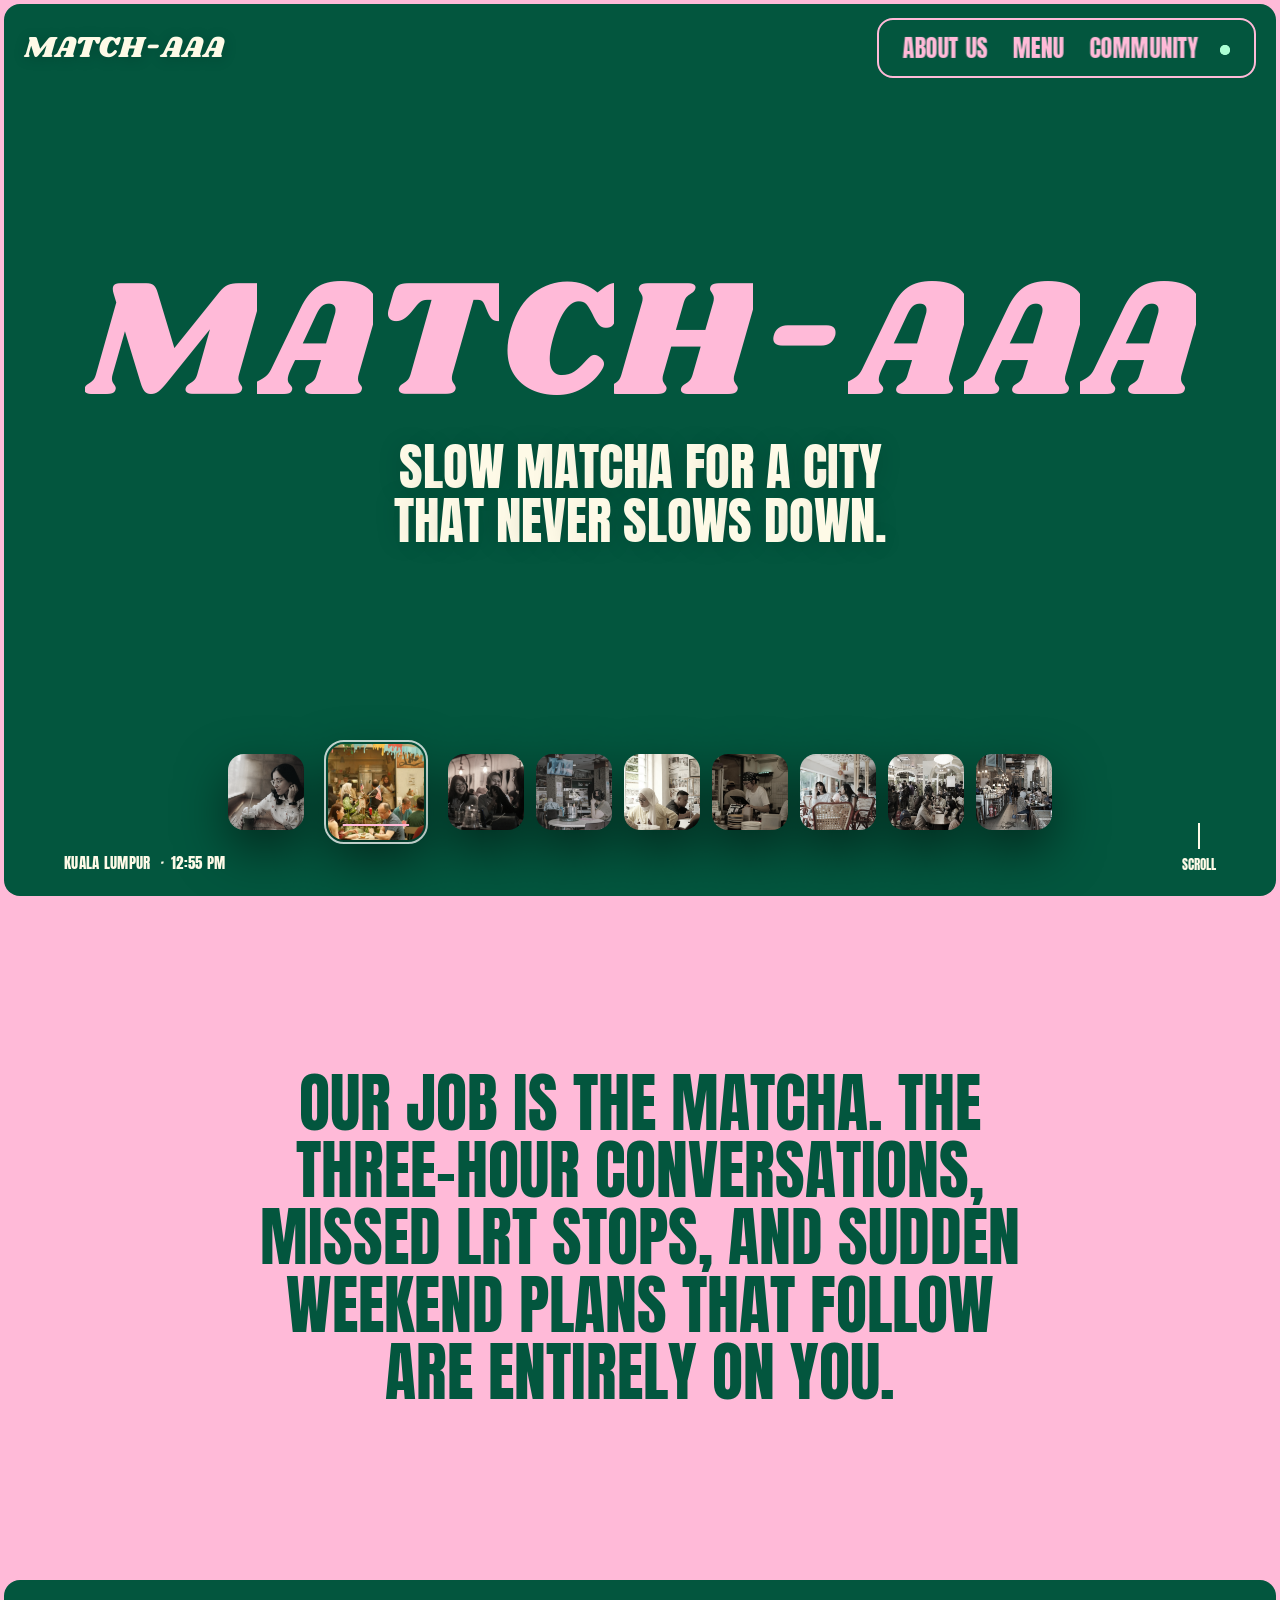
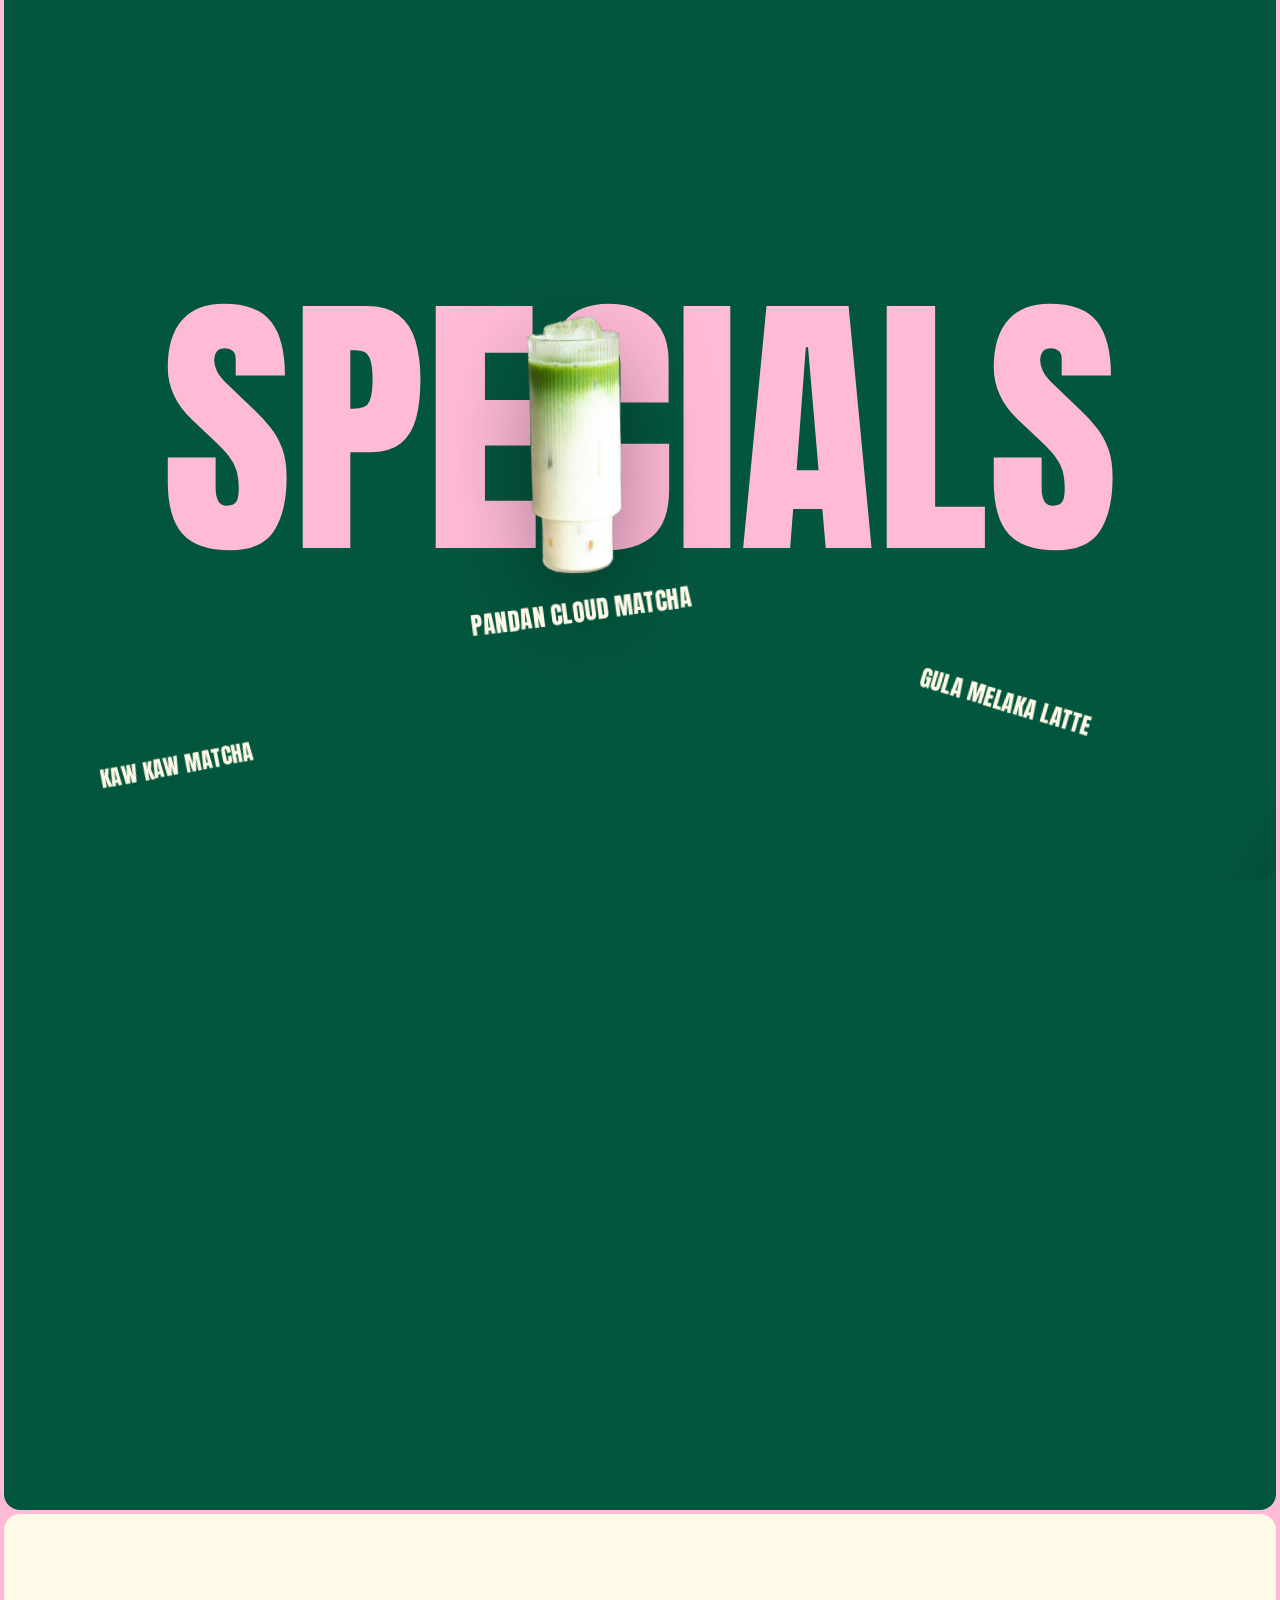
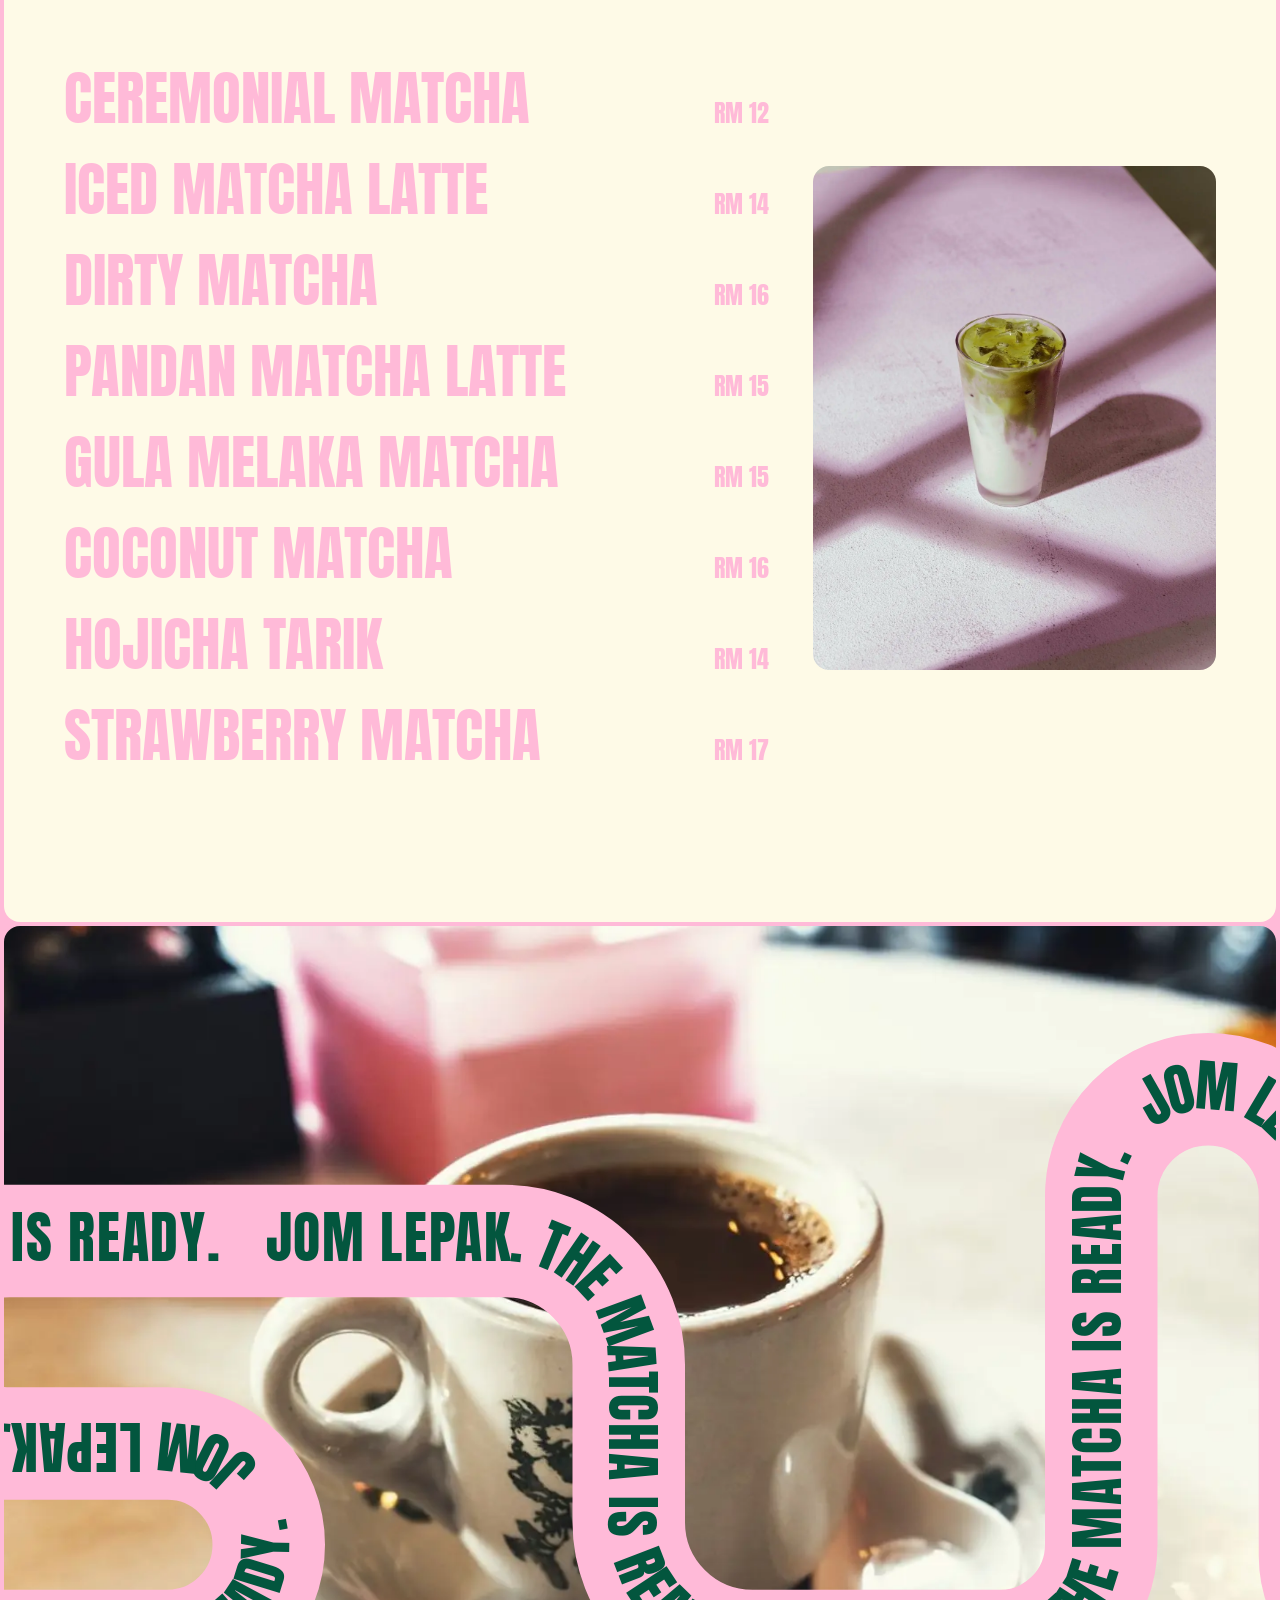
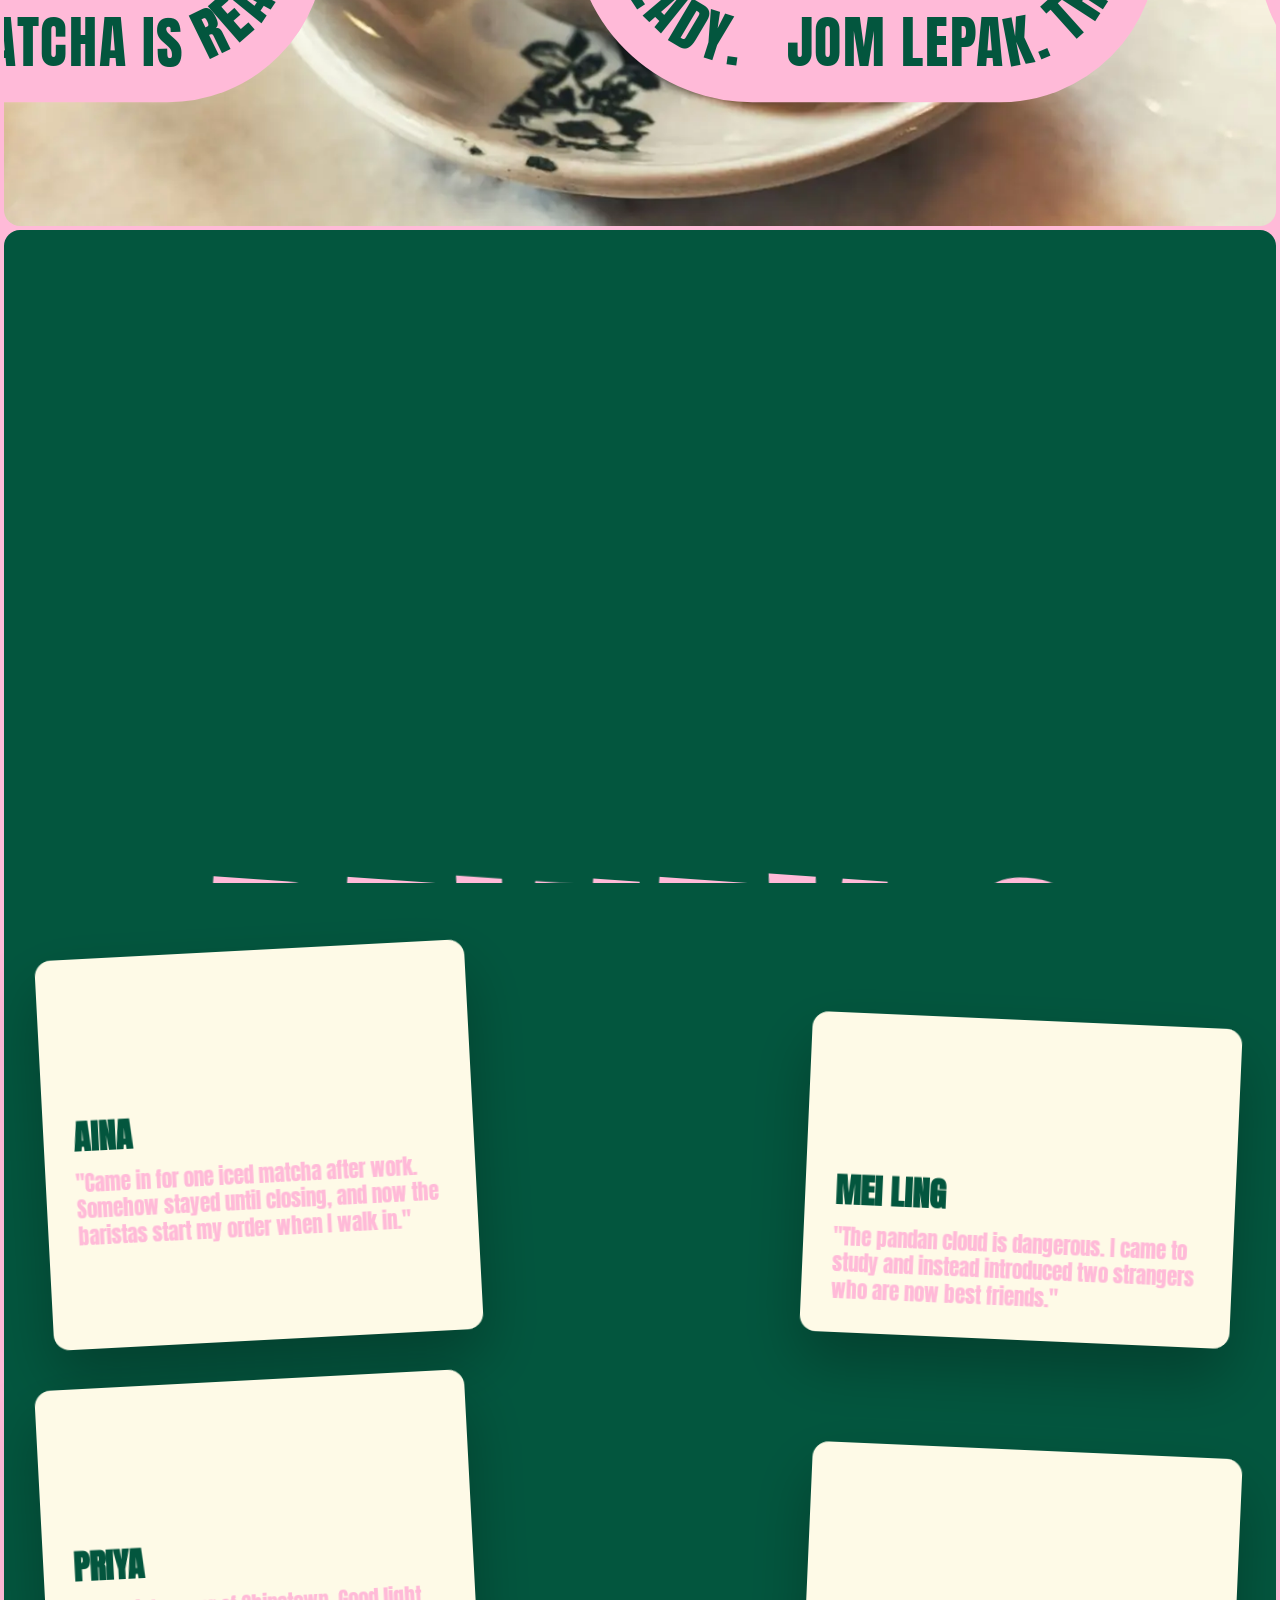
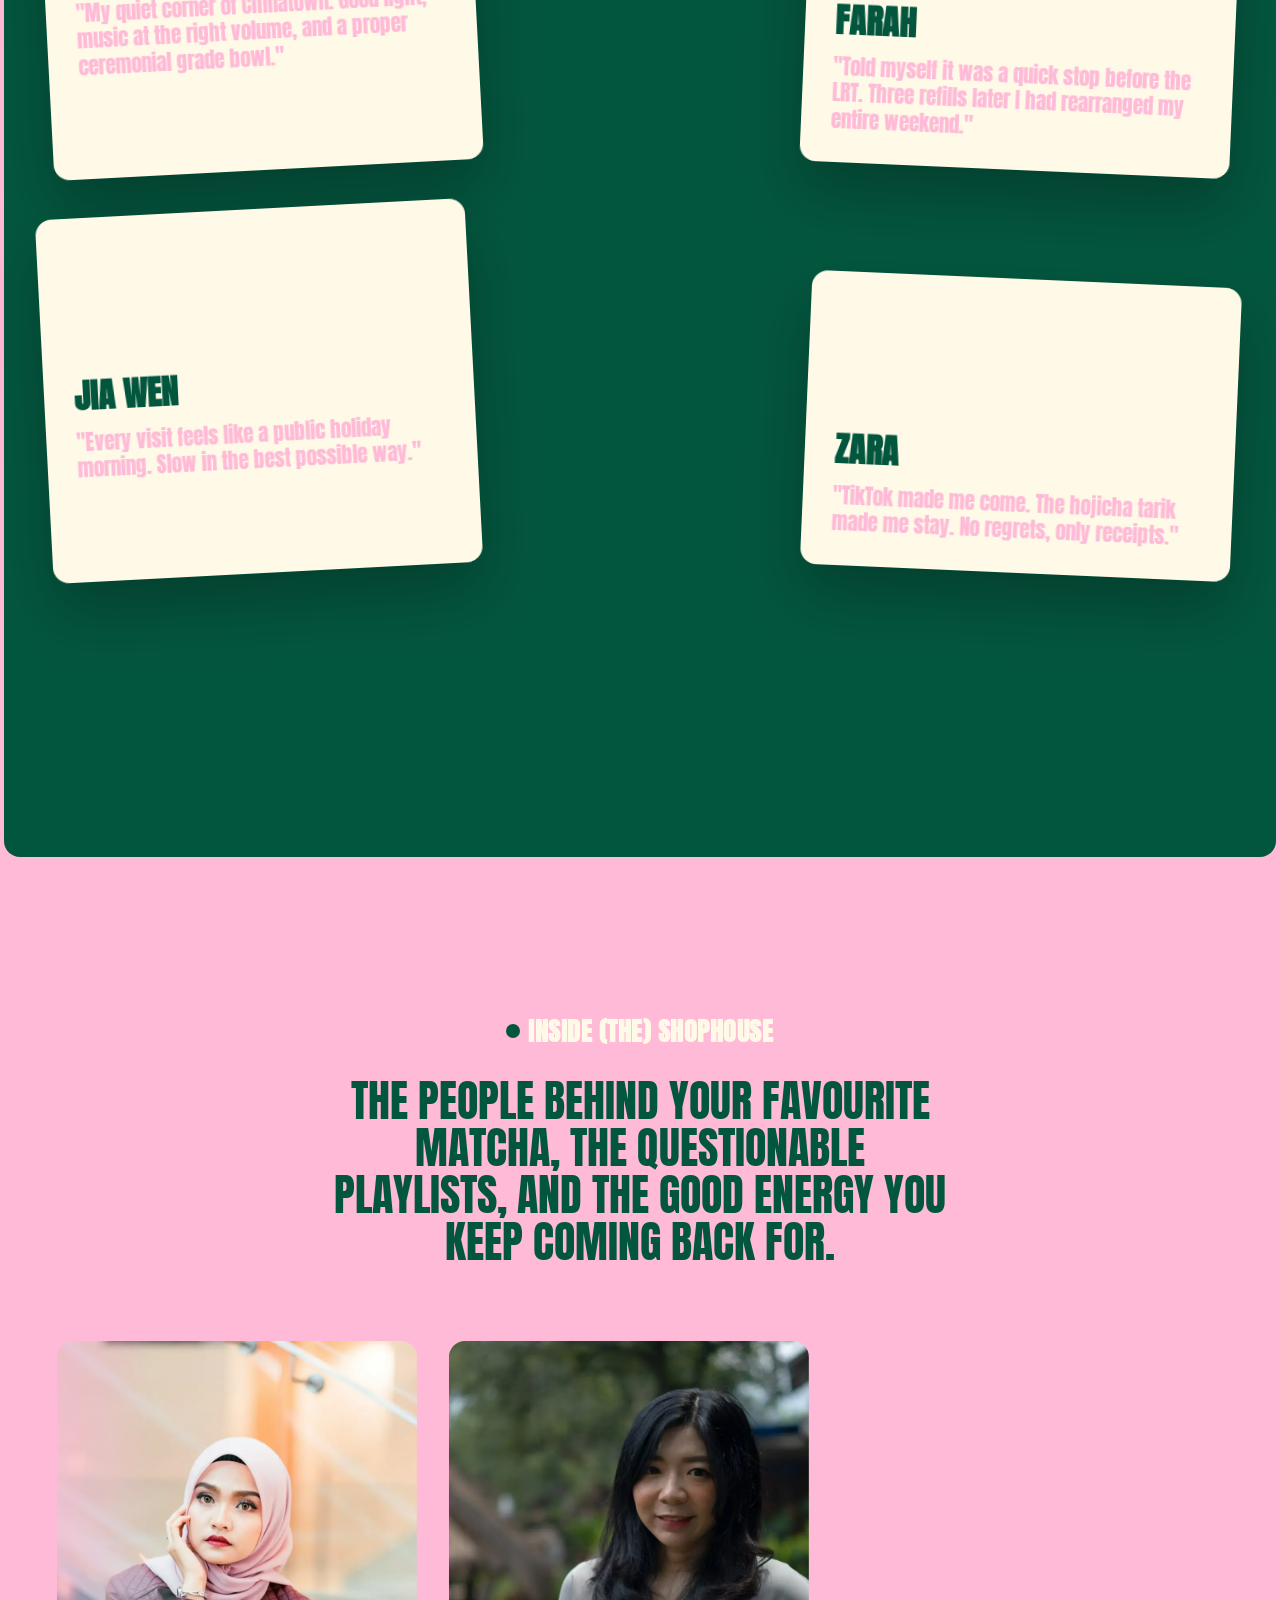
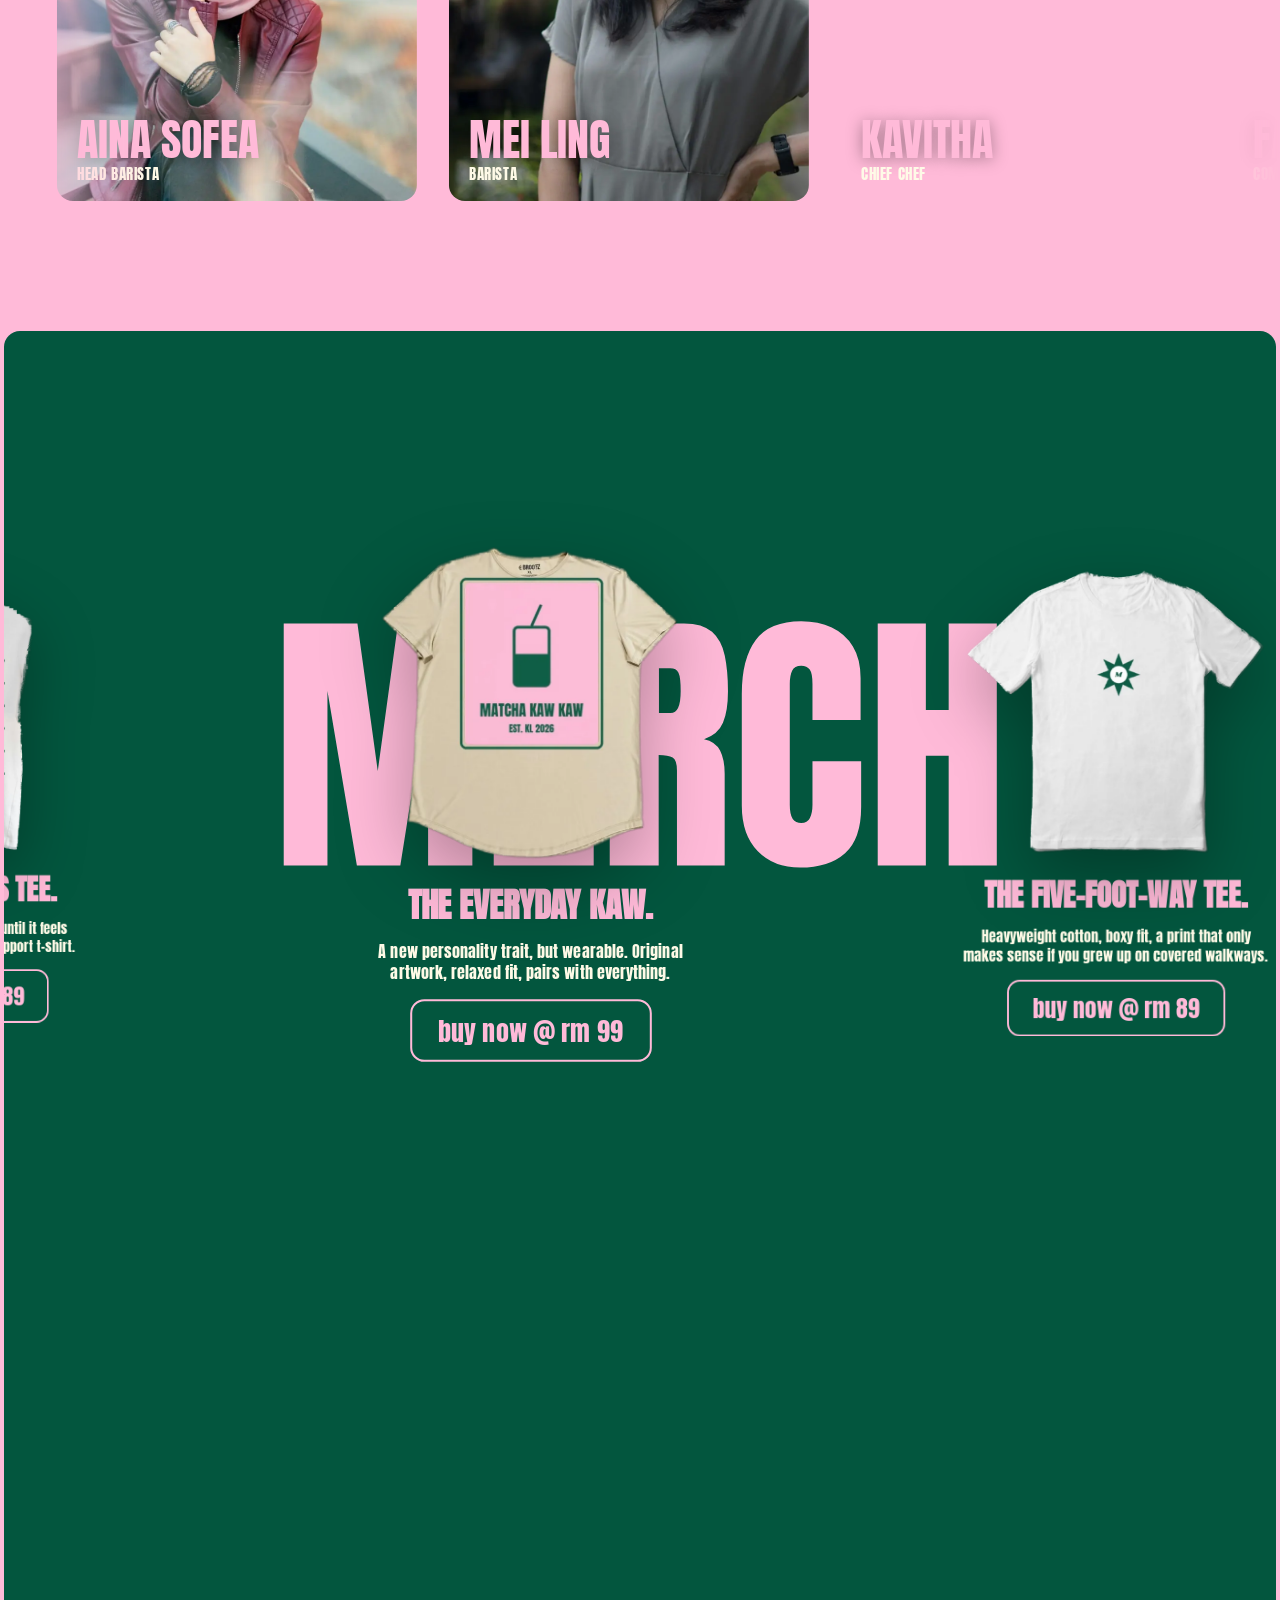
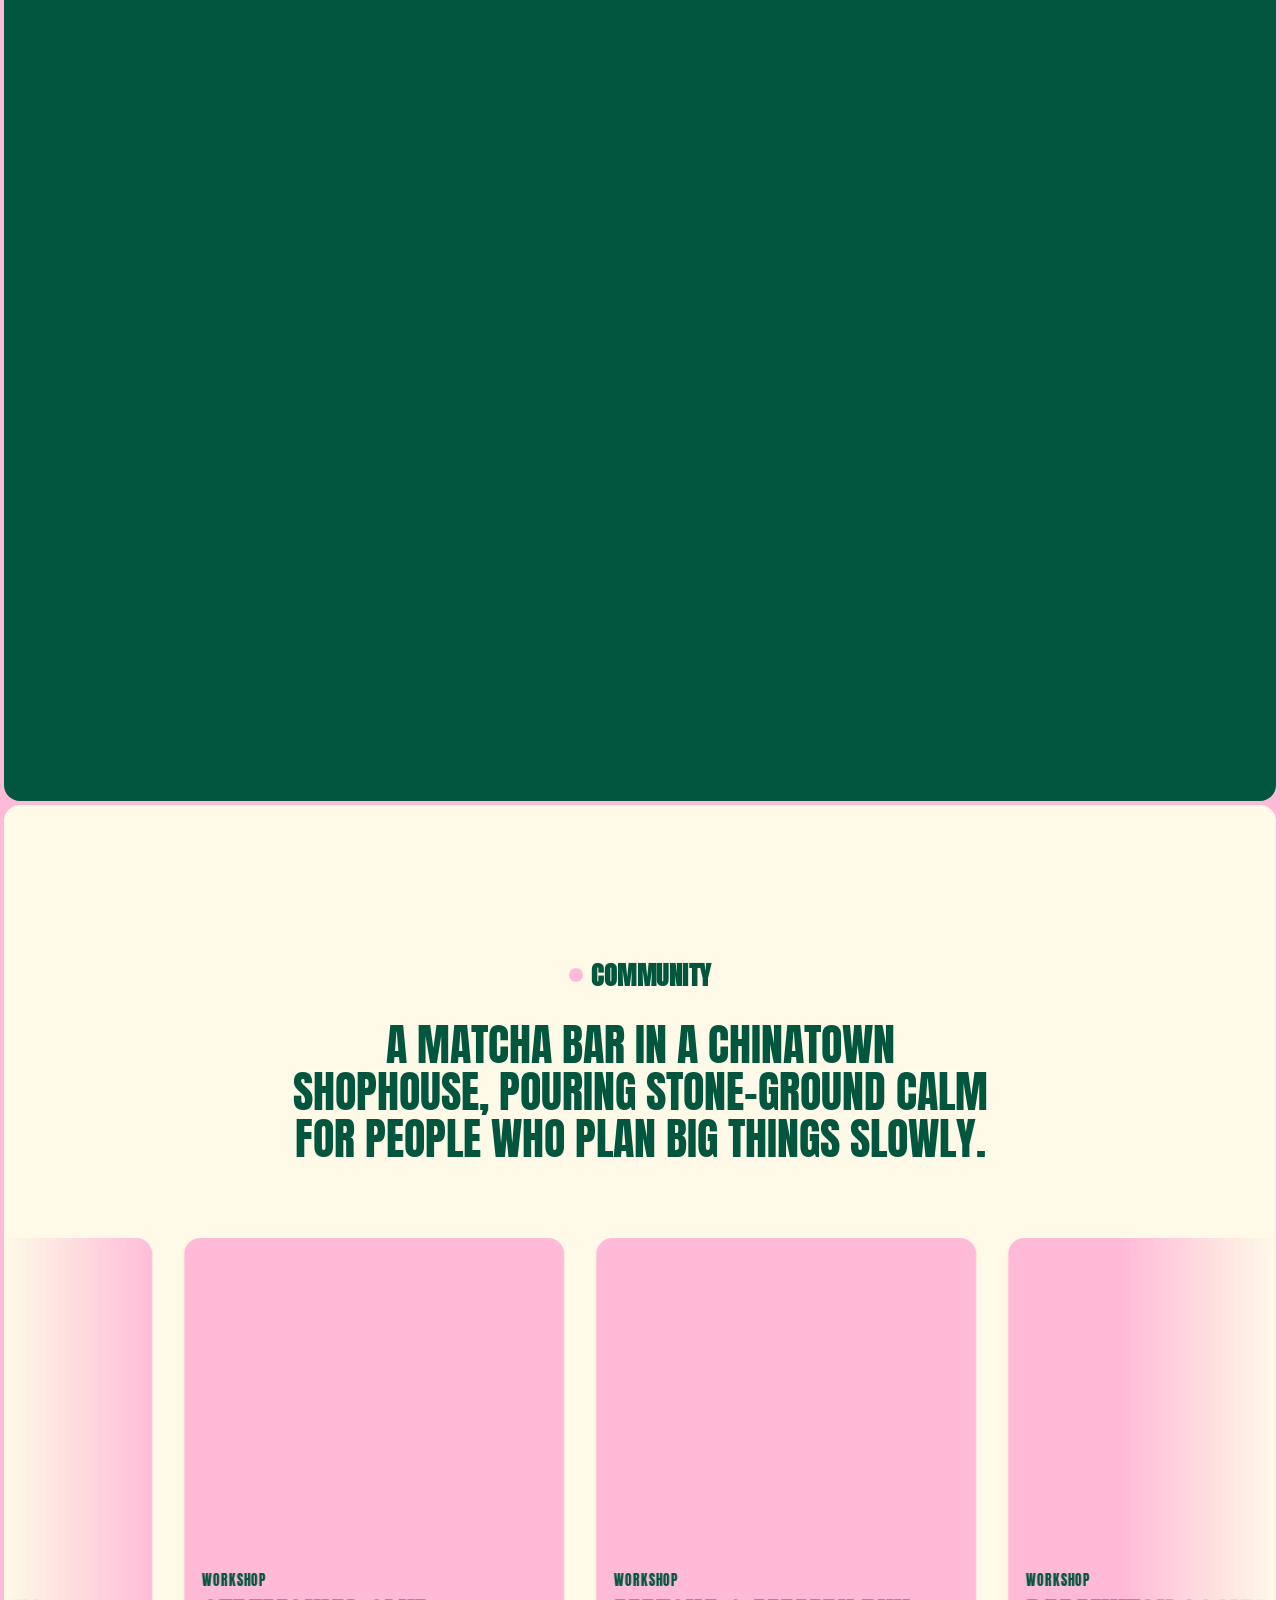
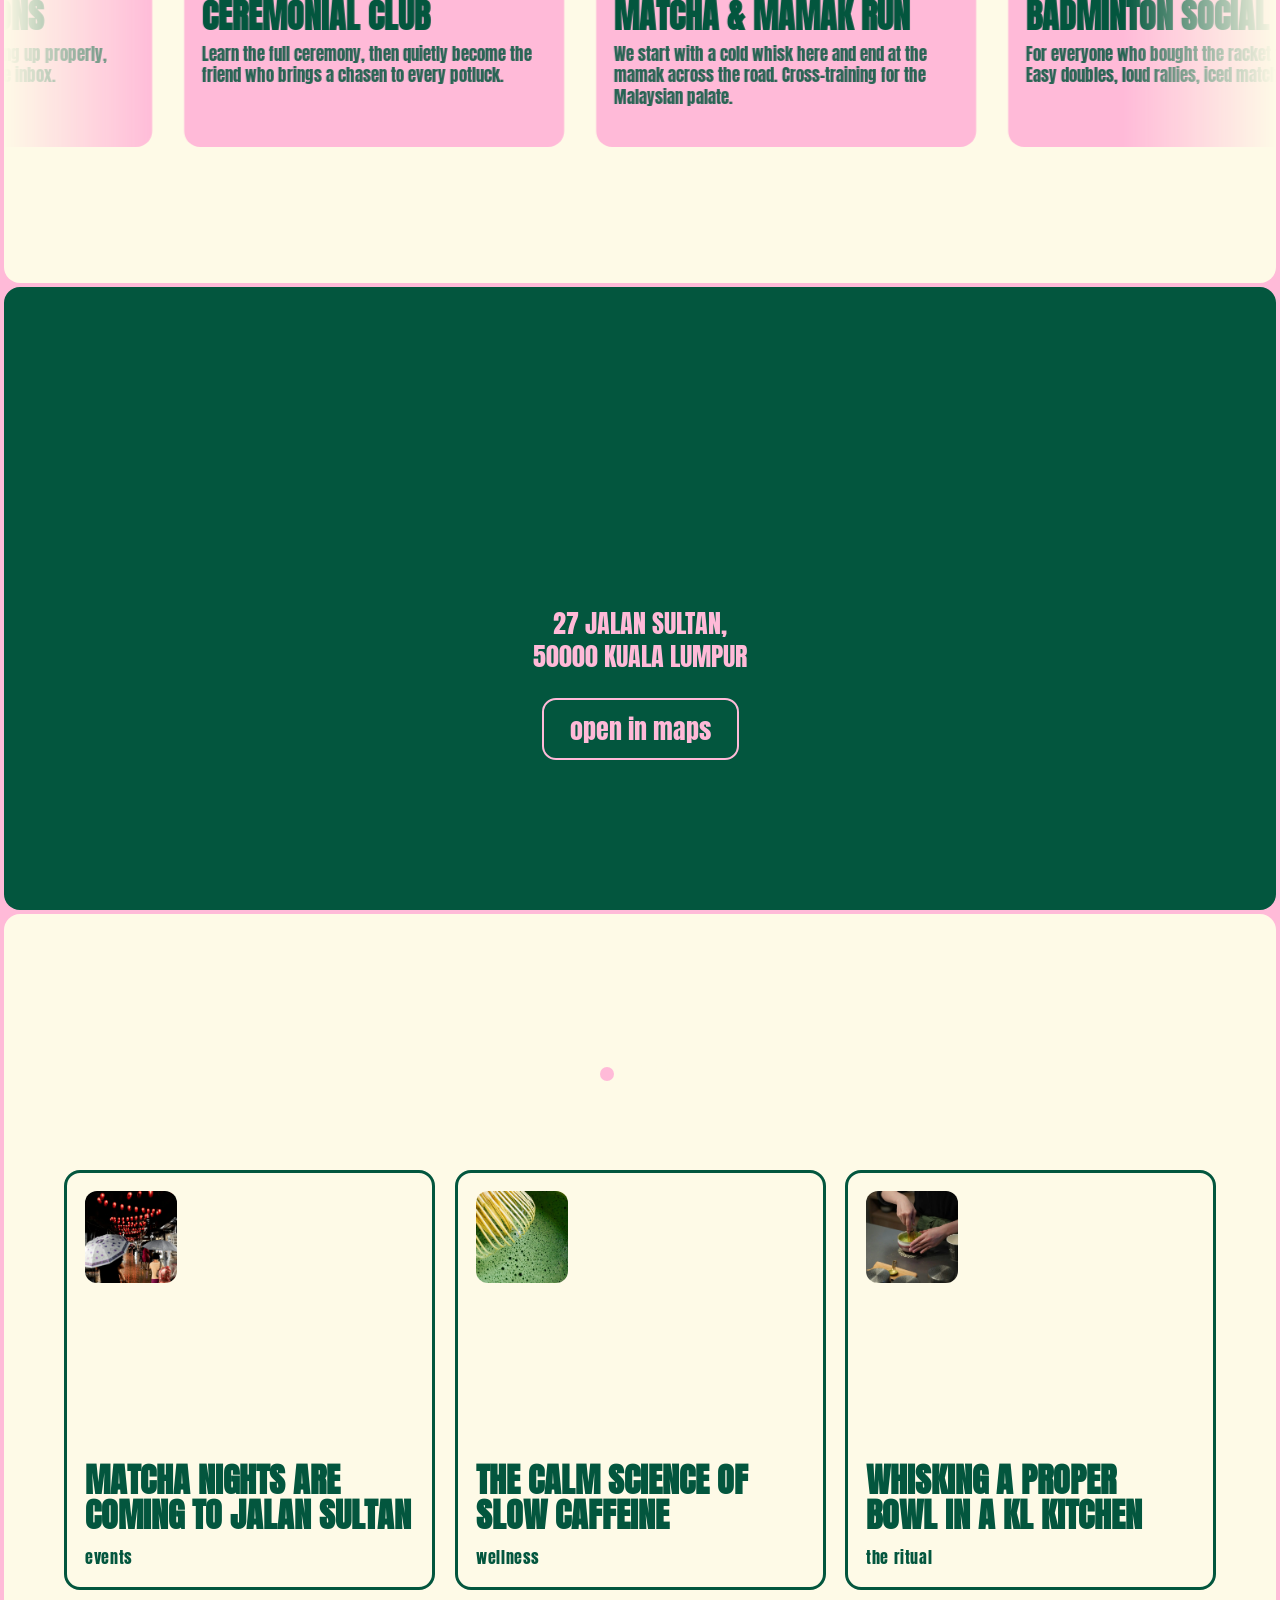
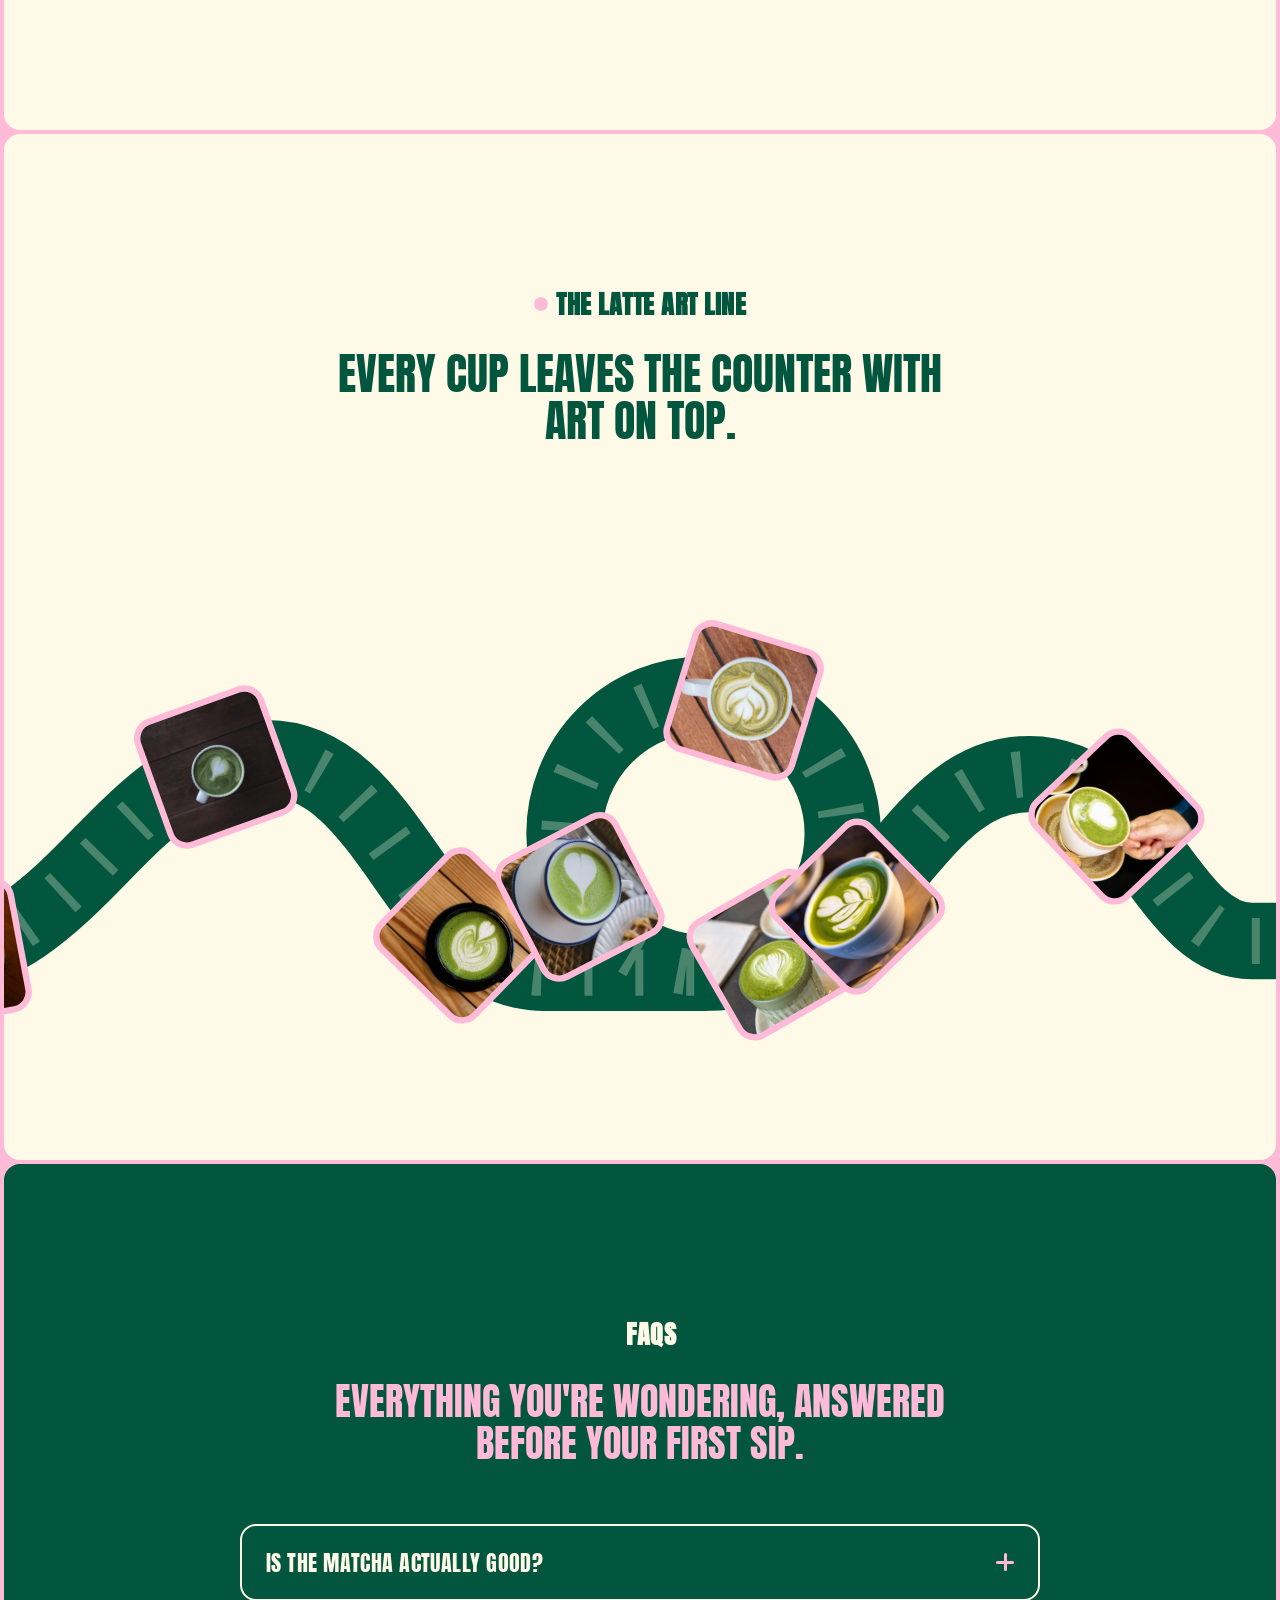
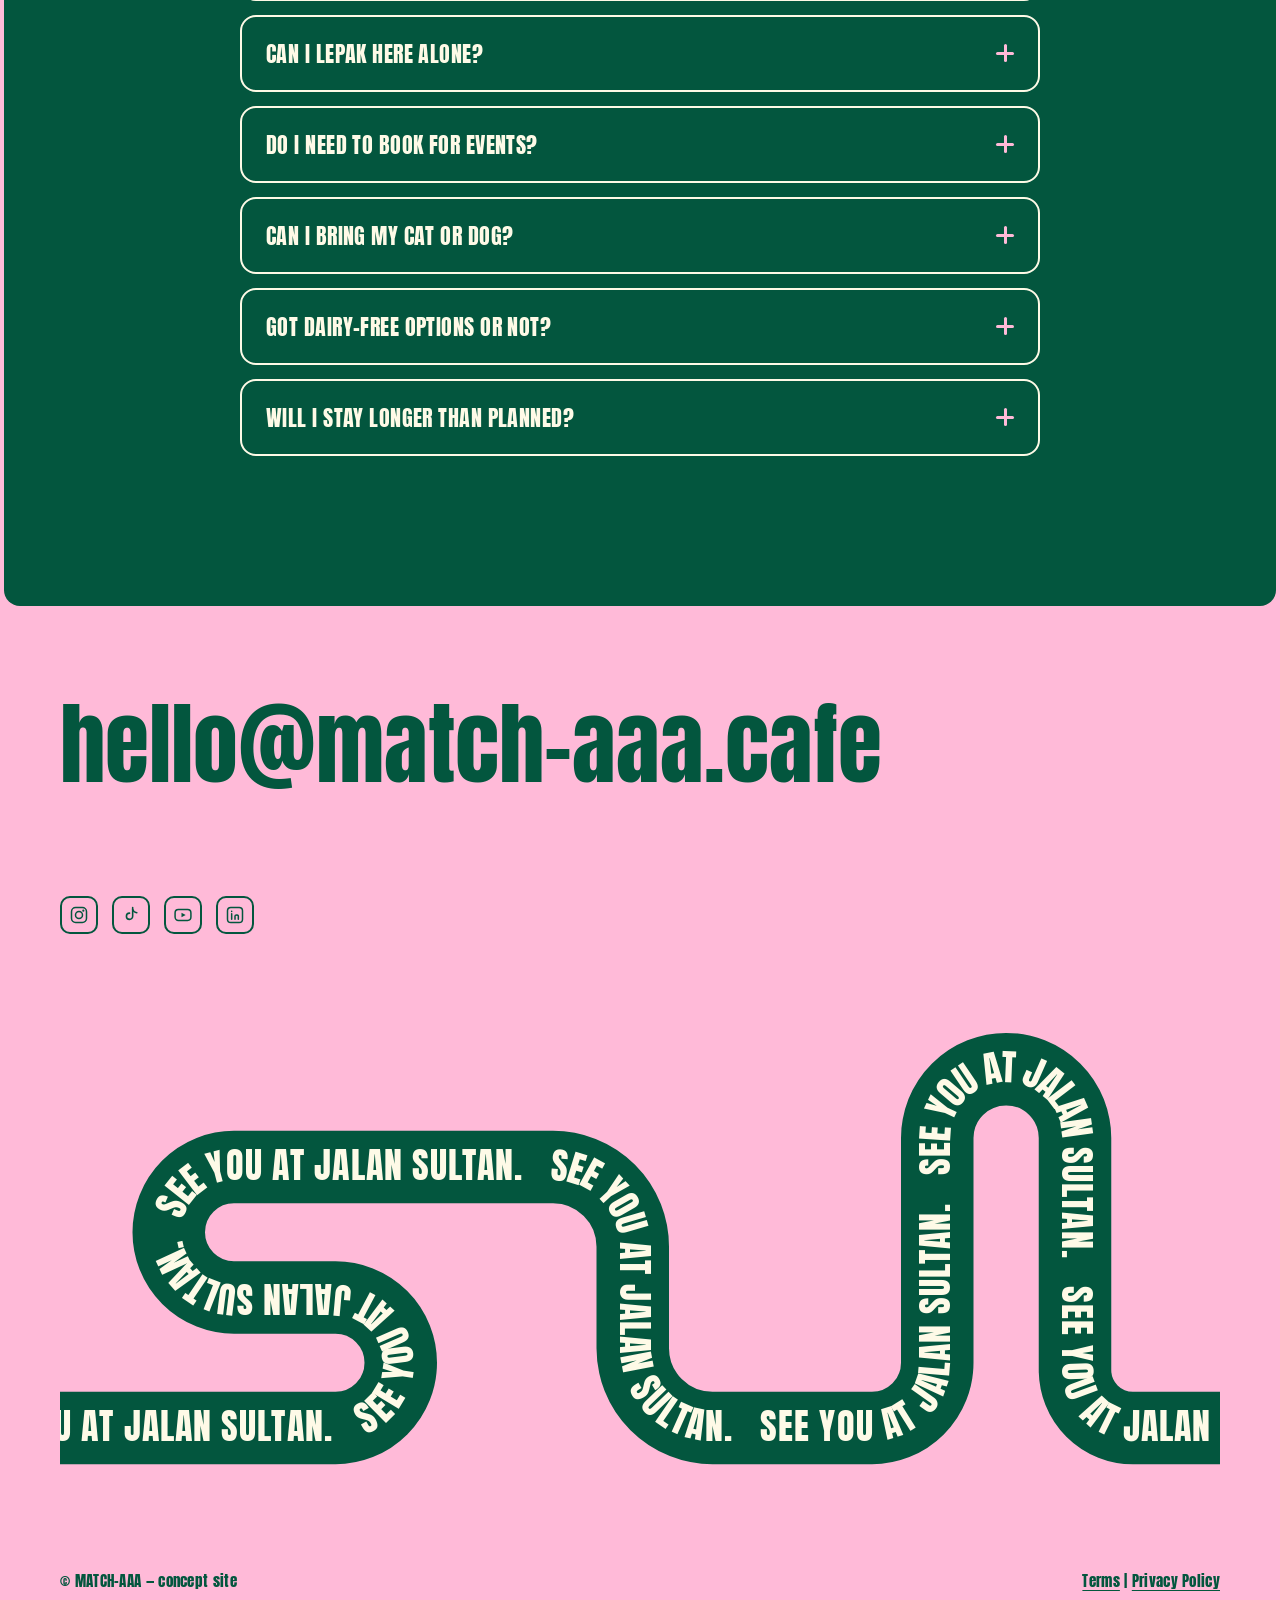
<file: index.html>
<!DOCTYPE html>
<html lang="en">
<head>
<meta charset="UTF-8">
<meta name="viewport" content="width=device-width, initial-scale=1.0">
<title>MATCH-AAA — Matcha Bar in Chinatown, Kuala Lumpur</title>
<meta name="description" content="Stone-ground ceremonial matcha, pandan clouds and gula melaka lattes in a Jalan Sultan shophouse. Come for a drink, stay for the whole afternoon.">
<meta property="og:title" content="MATCH-AAA — Matcha Bar in Chinatown, Kuala Lumpur">
<meta property="og:description" content="Stone-ground matcha and slow afternoons in a Chinatown KL shophouse.">
<link rel="icon" href="assets/img/favicon.png">
<link rel="preconnect" href="https://fonts.googleapis.com">
<link rel="preconnect" href="https://fonts.gstatic.com" crossorigin>
<link rel="stylesheet" href="https://fonts.googleapis.com/css2?family=Anton&family=Anton+SC&family=Shrikhand&display=swap">
<link rel="preload" as="image" href="assets/img/hero-1-sm.webp" media="(max-width: 809px)" fetchpriority="high">
<link rel="preload" as="image" href="assets/img/hero-1.webp" media="(min-width: 810px)" fetchpriority="high">
<link rel="stylesheet" href="css/style.css?v=12">
</head>
<body>

<!-- ============ NAV ============ -->
<header class="nav" id="nav">
  <a class="nav-logo" href="#landing">MATCH-AAA</a>
  <nav class="nav-pill">
    <span class="nav-links">
      <a class="rolo" href="#about"><span class="rolo-inner"><span class="face a">About Us</span><span class="face b">About Us</span></span></a>
      <a class="rolo" href="#menu-section"><span class="rolo-inner"><span class="face a">Menu</span><span class="face b">Menu</span></span></a>
      <a class="rolo" href="#community"><span class="rolo-inner"><span class="face a">Community</span><span class="face b">Community</span></span></a>
    </span>
    <span class="nav-status"><span class="dot"><span class="dot-glow"></span></span></span>
  </nav>
</header>
<a class="order-pill" id="orderPill" href="#menu-section"><span class="dot"><span class="dot-glow"></span></span>Open For Orders</a>

<!-- ============ HERO ============ -->
<section class="hero panel-flush" id="landing">
  <div class="hero-backdrop" id="heroBackdrop"></div>
  <canvas class="hero-canvas" id="heroCanvas"></canvas>
  <div class="hero-content">
    <h1 class="hero-logo split-mask" data-split-dur="1.1">MATCH-AAA</h1>
    <p class="hero-tag split-pop">SLOW MATCHA FOR A CITY THAT NEVER SLOWS DOWN.</p>
  </div>
  <div class="hero-thumbs" id="heroThumbs" aria-label="Choose a photo"></div>
  <div class="hero-meta">
    <div class="hero-clock" id="heroClock"><span>KUALA LUMPUR</span><i>·</i><span id="clockTime">—:— —</span></div>
    <div class="hero-scroll" id="scrollChip"><span class="bar"></span>SCROLL</div>
  </div>
</section>

<!-- ============ ABOUT ============ -->
<section class="about" id="about">
  <p class="about-statement split-pop">OUR JOB IS THE MATCHA. THE THREE-HOUR CONVERSATIONS, MISSED LRT STOPS, AND SUDDEN WEEKEND PLANS THAT FOLLOW ARE ENTIRELY ON YOU.</p>
</section>

<!-- ============ SPECIALS ============ -->
<section class="specials panel green" id="special-drinks" data-cursor="drag">
  <div class="specials-stage">
  <h2 class="giant split-mask" data-split-dur="1.4">SPECIALS</h2>
  <div class="arc-stage" id="arcStage">
    <figure class="arc-item" data-arc="0"><img loading="lazy" decoding="async" src="assets/img/drink-1.webp" alt="Pandan Cloud Matcha"><figcaption>PANDAN CLOUD MATCHA</figcaption></figure>
    <figure class="arc-item" data-arc="1"><img loading="lazy" decoding="async" src="assets/img/drink-2.webp" alt="Gula Melaka Latte"><figcaption>GULA MELAKA LATTE</figcaption></figure>
    <figure class="arc-item" data-arc="2"><img loading="lazy" decoding="async" src="assets/img/drink-3.webp" alt="Coconut Shake Matcha"><figcaption>COCONUT SHAKE MATCHA</figcaption></figure>
    <figure class="arc-item" data-arc="3"><img loading="lazy" decoding="async" src="assets/img/drink-4.webp" alt="Cendol Matcha Float"><figcaption>CENDOL MATCHA FLOAT</figcaption></figure>
    <figure class="arc-item" data-arc="4"><img loading="lazy" decoding="async" src="assets/img/drink-5.webp" alt="Calamansi Cold Whisk"><figcaption>CALAMANSI COLD WHISK</figcaption></figure>
    <figure class="arc-item" data-arc="5"><img loading="lazy" decoding="async" src="assets/img/drink-6.webp" alt="Kaw Kaw Matcha"><figcaption>KAW KAW MATCHA</figcaption></figure>
  </div>
  </div>
</section>

<!-- ============ MENU ============ -->
<section class="menu panel cream" id="menu-section">
  <div class="menu-grid">
    <ul class="menu-list">
      <li data-reveal="rise"><span>CEREMONIAL MATCHA</span><em>RM 12</em></li>
      <li data-reveal="rise"><span>ICED MATCHA LATTE</span><em>RM 14</em></li>
      <li data-reveal="rise"><span>DIRTY MATCHA</span><em>RM 16</em></li>
      <li data-reveal="rise"><span>PANDAN MATCHA LATTE</span><em>RM 15</em></li>
      <li data-reveal="rise"><span>GULA MELAKA MATCHA</span><em>RM 15</em></li>
      <li data-reveal="rise"><span>COCONUT MATCHA</span><em>RM 16</em></li>
      <li data-reveal="rise"><span>HOJICHA TARIK</span><em>RM 14</em></li>
      <li data-reveal="rise"><span>STRAWBERRY MATCHA</span><em>RM 17</em></li>
    </ul>
    <figure class="menu-photo" data-reveal="rise"><img loading="lazy" decoding="async" src="assets/img/menu-photo.webp" alt="Iced matcha latte"></figure>
  </div>
</section>

<!-- ============ FILLER / SNAKE ============ -->
<section class="filler panel-flush" id="filler-section">
  <img class="filler-img" src="assets/img/filler.webp" alt="Kopitiam table with matcha and a retro telephone">
  <svg class="snake" viewBox="0 0 1600 800" preserveAspectRatio="xMidYMid slice" aria-hidden="true">
    <path id="snakePathA" class="snake-ribbon pink" d="M -100 640 L 380 640 A 90 90 0 0 0 380 460 L 240 460 A 90 90 0 0 1 240 280 L 680 280 A 110 110 0 0 1 790 390 L 790 530 A 110 110 0 0 0 900 640 L 1120 640 A 90 90 0 0 0 1210 550 L 1210 240 A 95 95 0 0 1 1400 240 L 1400 560 A 80 80 0 0 0 1480 640 L 1700 640" fill="none"/>
    <text class="snake-text green" dy="18"><textPath id="snakeTextA" href="#snakePathA" startOffset="0%"></textPath></text>
  </svg>
</section>

<!-- ============ REVIEWS ============ -->
<section class="reviews" id="review-section">
  <div class="reviews-stage">
    <h2 class="giant split-mask" data-split-dur="1.4" data-split-repeat>REVIEWS</h2>
    <canvas class="whisk-canvas" id="whiskCanvas"></canvas>
  </div>
  <div class="reviews-cards">
    <article class="rev-card" data-reveal="card-l"><div class="rev-ava star"><img loading="lazy" decoding="async" src="assets/img/rev-1.webp" alt=""></div><h3>AINA</h3><p>"Came in for one iced matcha after work. Somehow stayed until closing, and now the baristas start my order when I walk in."</p></article>
    <article class="rev-card" data-reveal="card-r"><div class="rev-ava star"><img loading="lazy" decoding="async" src="assets/img/rev-2.webp" alt=""></div><h3>MEI LING</h3><p>"The pandan cloud is dangerous. I came to study and instead introduced two strangers who are now best friends."</p></article>
    <article class="rev-card" data-reveal="card-l"><div class="rev-ava star"><img loading="lazy" decoding="async" src="assets/img/rev-3.webp" alt=""></div><h3>PRIYA</h3><p>"My quiet corner of Chinatown. Good light, music at the right volume, and a proper ceremonial grade bowl."</p></article>
    <article class="rev-card" data-reveal="card-r"><div class="rev-ava star"><img loading="lazy" decoding="async" src="assets/img/rev-4.webp" alt=""></div><h3>FARAH</h3><p>"Told myself it was a quick stop before the LRT. Three refills later I had rearranged my entire weekend."</p></article>
    <article class="rev-card" data-reveal="card-l"><div class="rev-ava star"><img loading="lazy" decoding="async" src="assets/img/rev-5.webp" alt=""></div><h3>JIA WEN</h3><p>"Every visit feels like a public holiday morning. Slow in the best possible way."</p></article>
    <article class="rev-card" data-reveal="card-r"><div class="rev-ava star"><img loading="lazy" decoding="async" src="assets/img/rev-6.webp" alt=""></div><h3>ZARA</h3><p>"TikTok made me come. The hojicha tarik made me stay. No regrets, only receipts."</p></article>
  </div>
</section>

<!-- ============ TEAM ============ -->
<section class="team" id="team-section">
  <div class="titletag" data-reveal="rise"><span class="tt-dot"></span><h5>INSIDE (THE) SHOPHOUSE</h5></div>
  <p class="team-statement split-pop">THE PEOPLE BEHIND YOUR FAVOURITE MATCHA, THE QUESTIONABLE PLAYLISTS, AND THE GOOD ENERGY YOU KEEP COMING BACK FOR.</p>
  <div class="rail" id="teamRail" data-cursor="drag">
    <div class="track" id="teamTrack">
      <figure class="team-card"><img loading="lazy" decoding="async" src="assets/img/team-1.webp" alt=""><figcaption><b>AINA SOFEA</b><span>HEAD BARISTA</span></figcaption></figure>
      <figure class="team-card"><img loading="lazy" decoding="async" src="assets/img/team-2.webp" alt=""><figcaption><b>MEI LING</b><span>BARISTA</span></figcaption></figure>
      <figure class="team-card"><img loading="lazy" decoding="async" src="assets/img/team-3.webp" alt=""><figcaption><b>KAVITHA</b><span>CHIEF CHEF</span></figcaption></figure>
      <figure class="team-card"><img loading="lazy" decoding="async" src="assets/img/team-4.webp" alt=""><figcaption><b>FARAH</b><span>COMMUNITY MANAGER</span></figcaption></figure>
      <figure class="team-card"><img loading="lazy" decoding="async" src="assets/img/team-5.webp" alt=""><figcaption><b>JIA WEN</b><span>BARISTA</span></figcaption></figure>
      <figure class="team-card"><img loading="lazy" decoding="async" src="assets/img/team-6.webp" alt=""><figcaption><b>NURUL</b><span>LOGISTICS</span></figcaption></figure>
      <figure class="team-card"><img loading="lazy" decoding="async" src="assets/img/team-7.webp" alt=""><figcaption><b>DANIAL</b><span>CHIEF BREWER</span></figcaption></figure>
      <figure class="team-card"><img loading="lazy" decoding="async" src="assets/img/team-8.webp" alt=""><figcaption><b>HANA</b><span>BARISTA</span></figcaption></figure>
    </div>
  </div>
</section>

<!-- ============ MERCH ============ -->
<section class="merch panel green" id="merch-section" data-cursor="drag">
  <div class="merch-stage">
    <h2 class="giant split-mask" data-split-dur="1.4">MERCH</h2>
    <div class="merch-rail" id="merchRail">
      <figure class="merch-item">
        <img loading="lazy" decoding="async" src="assets/img/tee-1-front.webp" alt="The Five-Foot-Way Tee">
        <figcaption><h3>THE FIVE-FOOT-WAY TEE.</h3><p>Heavyweight cotton, boxy fit, a print that only makes sense if you grew up on covered walkways.</p><a class="pill-btn" href="#">buy now @ RM 89</a></figcaption>
      </figure>
      <figure class="merch-item">
        <img loading="lazy" decoding="async" src="assets/img/tee-2-front.webp" alt="The Match-aaa Uniform">
        <figcaption><h3>THE MATCH-AAA UNIFORM.</h3><p>Made for matcha runs, pasar mornings and long afternoons upstairs. Washed soft, zero effort required.</p><a class="pill-btn" href="#">buy now @ RM 95</a></figcaption>
      </figure>
      <figure class="merch-item">
        <img loading="lazy" decoding="async" src="assets/img/tee-3-front.webp" alt="Slow Mornings Tee">
        <figcaption><h3>SLOW MORNINGS TEE.</h3><p>Garment-dyed and pre-washed until it feels inherited. Your next emotional support t-shirt.</p><a class="pill-btn" href="#">buy now @ RM 89</a></figcaption>
      </figure>
      <figure class="merch-item">
        <img loading="lazy" decoding="async" src="assets/img/tee-4-front.webp" alt="The Everyday Kaw">
        <figcaption><h3>THE EVERYDAY KAW.</h3><p>A new personality trait, but wearable. Original artwork, relaxed fit, pairs with everything.</p><a class="pill-btn" href="#">buy now @ RM 99</a></figcaption>
      </figure>
    </div>
  </div>
</section>

<!-- ============ COMMUNITY ============ -->
<section class="community panel cream" id="community">
  <div class="titletag" data-reveal="rise"><span class="tt-dot pink"></span><h5>COMMUNITY</h5></div>
  <p class="community-statement split-pop">A MATCHA BAR IN A CHINATOWN SHOPHOUSE, POURING STONE-GROUND CALM FOR PEOPLE WHO PLAN BIG THINGS SLOWLY.</p>
  <div class="rail" id="comRail" data-cursor="drag">
    <div class="track" id="comTrack">
      <article class="com-card"><img loading="lazy" decoding="async" src="assets/img/com-1.webp" alt=""><small>WORKSHOP</small><h4>CEREMONIAL CLUB</h4><p>Learn the full ceremony, then quietly become the friend who brings a chasen to every potluck.</p></article>
      <article class="com-card"><img loading="lazy" decoding="async" src="assets/img/com-2.webp" alt=""><small>WORKSHOP</small><h4>MATCHA &amp; MAMAK RUN</h4><p>We start with a cold whisk here and end at the mamak across the road. Cross-training for the Malaysian palate.</p></article>
      <article class="com-card"><img loading="lazy" decoding="async" src="assets/img/com-3.webp" alt=""><small>WORKSHOP</small><h4>BADMINTON SOCIAL</h4><p>For everyone who bought the racket for the outfit. Easy doubles, loud rallies, iced matcha after.</p></article>
      <article class="com-card"><img loading="lazy" decoding="async" src="assets/img/com-4.webp" alt=""><small>WORKSHOP</small><h4>MORNING PASAR WALK</h4><p>A slow Sunday loop through the wet market, ending with breakfast and the first whisk of the day.</p></article>
      <article class="com-card"><img loading="lazy" decoding="async" src="assets/img/com-5.webp" alt=""><small>UPCOMING EVENT</small><h4>MATCHA FLOW</h4><p>Pilates, then matcha, then the rare feeling of having your whole life together for a few hours.</p></article>
      <article class="com-card"><img loading="lazy" decoding="async" src="assets/img/com-6.webp" alt=""><small>UPCOMING EVENT</small><h4>THE MATCHA BAR, AFTER DARK</h4><p>Shaken matcha drinks that photograph well and taste even better. KL nights, no coffee required.</p></article>
      <article class="com-card"><img loading="lazy" decoding="async" src="assets/img/com-7.webp" alt=""><small>UPCOMING EVENT</small><h4>HIGHLANDS DRIVE CLUB</h4><p>The sunrise loop for people who keep saving road-trip reels. This time we actually go.</p></article>
      <article class="com-card"><img loading="lazy" decoding="async" src="assets/img/com-8.webp" alt=""><small>UPCOMING EVENT</small><h4>DINNER &amp; CEREMONIALS</h4><p>Dress up a little, put the phone away, and give one long dinner your full attention.</p></article>
      <article class="com-card"><img loading="lazy" decoding="async" src="assets/img/com-9.webp" alt=""><small>UPCOMING EVENT</small><h4>THE TASTE SOCIETY</h4><p>For people suddenly interested in ceramics, incense, and other signs of character development.</p></article>
      <article class="com-card"><img loading="lazy" decoding="async" src="assets/img/com-10.webp" alt=""><small>UPCOMING EVENT</small><h4>SATURDAY SESSIONS</h4><p>A few reserved hours for catching up properly, without checking the time or the inbox.</p></article>
    </div>
  </div>
</section>

<!-- ============ LOCATION ============ -->
<section class="location panel green" id="location">
  <p class="loc-statement split-pop">CHINATOWN SHOPHOUSE, JAPANESE TRADITION, KUALA LUMPUR PACE.</p>
  <div class="loc-add" data-reveal="rise">
    <p>27 JALAN SULTAN,<br>50000 KUALA LUMPUR</p>
    <a class="pill-btn" href="https://maps.google.com" target="_blank" rel="noopener">open in maps</a>
  </div>
</section>

<!-- ============ ARTICLES ============ -->
<section class="articles panel cream" id="articles">
  <div class="titletag" data-reveal="rise"><span class="tt-dot pink"></span><h5>IDEAS</h5></div>
  <div class="art-grid">
    <a class="art-card" href="articles/matcha-nights-jalan-sultan.html" data-reveal="rise">
      <span class="art-thumb"><img loading="lazy" decoding="async" src="assets/img/art-1.webp" alt=""></span>
      <span class="art-body"><h3>MATCHA NIGHTS ARE COMING TO JALAN SULTAN</h3><p>events</p></span>
    </a>
    <a class="art-card" href="articles/calm-science-slow-caffeine.html" data-reveal="rise">
      <span class="art-thumb"><img loading="lazy" decoding="async" src="assets/img/art-2.webp" alt=""></span>
      <span class="art-body"><h3>THE CALM SCIENCE OF SLOW CAFFEINE</h3><p>wellness</p></span>
    </a>
    <a class="art-card" href="articles/whisking-a-proper-bowl.html" data-reveal="rise">
      <span class="art-thumb"><img loading="lazy" decoding="async" src="assets/img/art-3.webp" alt=""></span>
      <span class="art-body"><h3>WHISKING A PROPER BOWL IN A KL KITCHEN</h3><p>the ritual</p></span>
    </a>
  </div>
</section>

<!-- ============ GALLERY / LATTE ART LINE ============ -->
<section class="gallery panel cream" id="gallery">
  <div class="titletag" data-reveal="rise"><span class="tt-dot pink"></span><h5>THE LATTE ART LINE</h5></div>
  <p class="gallery-statement split-pop">EVERY CUP LEAVES THE COUNTER WITH ART ON TOP.</p>
  <div class="track-wrap">
    <svg class="gal-track" viewBox="0 0 1600 800" preserveAspectRatio="xMidYMid meet" aria-hidden="true">
      <defs>
        <clipPath id="carClip"><rect x="-82" y="-82" width="164" height="164" rx="20"/></clipPath>
      </defs>
      <path id="trackPath" class="track-ribbon" d="M -100 620 C 90 620 150 370 330 370 C 490 370 520 640 680 640 L 880 640 A 175 175 0 1 0 880 290 A 175 175 0 1 0 880 640 C 1110 640 1130 390 1290 390 C 1430 390 1460 600 1570 600 L 1700 600" fill="none"/>
      <path class="track-ties" d="M -100 620 C 90 620 150 370 330 370 C 490 370 520 640 680 640 L 880 640 A 175 175 0 1 0 880 290 A 175 175 0 1 0 880 640 C 1110 640 1130 390 1290 390 C 1430 390 1460 600 1570 600 L 1700 600" fill="none"/>
      <g id="trackCars"></g>
    </svg>
  </div>
</section>

<!-- ============ FAQ ============ -->
<section class="faq panel green" id="faq">
  <div class="titletag" data-reveal="rise"><span class="tt-dot"></span><h5>FAQS</h5></div>
  <p class="faq-statement split-pop">EVERYTHING YOU'RE WONDERING, ANSWERED BEFORE YOUR FIRST SIP.</p>
  <div class="faq-list">
    <div class="faq-item"><button class="faq-q">Is the matcha actually good?<span class="plus"></span></button><div class="faq-a"><p>Ceremonial grade, stone-ground, whisked to order. Happy to make you a plain bowl first so you can taste it before the fancy drinks.</p></div></div>
    <div class="faq-item"><button class="faq-q">Can I lepak here alone?<span class="plus"></span></button><div class="faq-a"><p>Please do. Half the room is solo at any given time, reading, sketching, or pretending to answer email.</p></div></div>
    <div class="faq-item"><button class="faq-q">Do I need to book for events?<span class="plus"></span></button><div class="faq-a"><p>Workshops yes, seats are limited. Everything else, just walk in like you own the five-foot way.</p></div></div>
    <div class="faq-item"><button class="faq-q">Can I bring my cat or dog?<span class="plus"></span></button><div class="faq-a"><p>Well-behaved pets are welcome on the ground floor, as long as they respect the pastries.</p></div></div>
    <div class="faq-item"><button class="faq-q">Got dairy-free options or not?<span class="plus"></span></button><div class="faq-a"><p>Oat, soy and coconut, always in stock. The gula melaka syrup is naturally dairy-free too.</p></div></div>
    <div class="faq-item"><button class="faq-q">Will I stay longer than planned?<span class="plus"></span></button><div class="faq-a"><p>Almost certainly. The chairs are comfortable and the LRT runs until midnight.</p></div></div>
  </div>
</section>

<!-- ============ FOOTER ============ -->
<footer class="footer" id="footer">
  <div class="foot-top">
    <a class="foot-mail split-mask" data-split-dur="1.1" href="mailto:hello@match-aaa.cafe">hello@match-aaa.cafe</a>
    <nav class="foot-links">
      <a class="rolo g" href="#landing"><span class="rolo-inner"><span class="face a">Home</span><span class="face b">Home</span></span></a>
      <a class="rolo g" href="#about"><span class="rolo-inner"><span class="face a">About</span><span class="face b">About</span></span></a>
      <a class="rolo g" href="#menu-section"><span class="rolo-inner"><span class="face a">Menu</span><span class="face b">Menu</span></span></a>
      <a class="rolo g" href="articles/index.html"><span class="rolo-inner"><span class="face a">Blogs</span><span class="face b">Blogs</span></span></a>
    </nav>
  </div>
  <div class="foot-social">
    <a href="https://instagram.com" target="_blank" rel="noopener" aria-label="Instagram"><svg viewBox="0 0 24 24"><rect x="3" y="3" width="18" height="18" rx="5" fill="none" stroke="currentColor" stroke-width="1.8"/><circle cx="12" cy="12" r="4.2" fill="none" stroke="currentColor" stroke-width="1.8"/><circle cx="17.2" cy="6.8" r="1.3" fill="currentColor"/></svg></a>
    <a href="https://tiktok.com" target="_blank" rel="noopener" aria-label="TikTok"><svg viewBox="0 0 24 24"><path d="M14 3v10.5a3.75 3.75 0 1 1-3.75-3.75" fill="none" stroke="currentColor" stroke-width="1.9" stroke-linecap="round"/><path d="M14 5.5c.8 2.2 2.5 3.6 5 3.8" fill="none" stroke="currentColor" stroke-width="1.9" stroke-linecap="round"/></svg></a>
    <a href="https://youtube.com" target="_blank" rel="noopener" aria-label="YouTube"><svg viewBox="0 0 24 24"><rect x="2.5" y="5.5" width="19" height="13" rx="4" fill="none" stroke="currentColor" stroke-width="1.8"/><path d="M10.2 9.4l5 2.6-5 2.6z" fill="currentColor"/></svg></a>
    <a href="https://linkedin.com" target="_blank" rel="noopener" aria-label="LinkedIn"><svg viewBox="0 0 24 24"><rect x="3" y="3" width="18" height="18" rx="4" fill="none" stroke="currentColor" stroke-width="1.8"/><path d="M8 10.5V17M8 7.6v.1M12 17v-3.7c0-1.5 4-1.9 4 0V17" fill="none" stroke="currentColor" stroke-width="1.8" stroke-linecap="round"/></svg></a>
  </div>
  <svg class="snake foot-snake" viewBox="0 0 1600 800" preserveAspectRatio="xMidYMid meet" aria-hidden="true">
    <path id="snakePathB" class="snake-ribbon green" d="M -100 640 L 380 640 A 90 90 0 0 0 380 460 L 240 460 A 90 90 0 0 1 240 280 L 680 280 A 110 110 0 0 1 790 390 L 790 530 A 110 110 0 0 0 900 640 L 1120 640 A 90 90 0 0 0 1210 550 L 1210 240 A 95 95 0 0 1 1400 240 L 1400 560 A 80 80 0 0 0 1480 640 L 1700 640" fill="none"/>
    <text class="snake-text cream" dy="18"><textPath id="snakeTextB" href="#snakePathB" startOffset="0%"></textPath></text>
  </svg>
  <div class="foot-legal">
    <span>© MATCH-AAA — concept site</span>
    <span class="foot-legal-links"><a href="legal/terms.html">Terms</a> | <a href="legal/privacy.html">Privacy Policy</a></span>
  </div>
</footer>

<div class="cursor" id="cursor"><span id="cursorLabel"></span></div>

<script src="js/lenis.min.js?v=12" defer></script>
<script src="js/main.js?v=12" defer></script>
<script src="js/hero.js?v=12" defer></script>
<script src="js/whisk.js?v=12" defer></script>
</body>
</html>
</file>
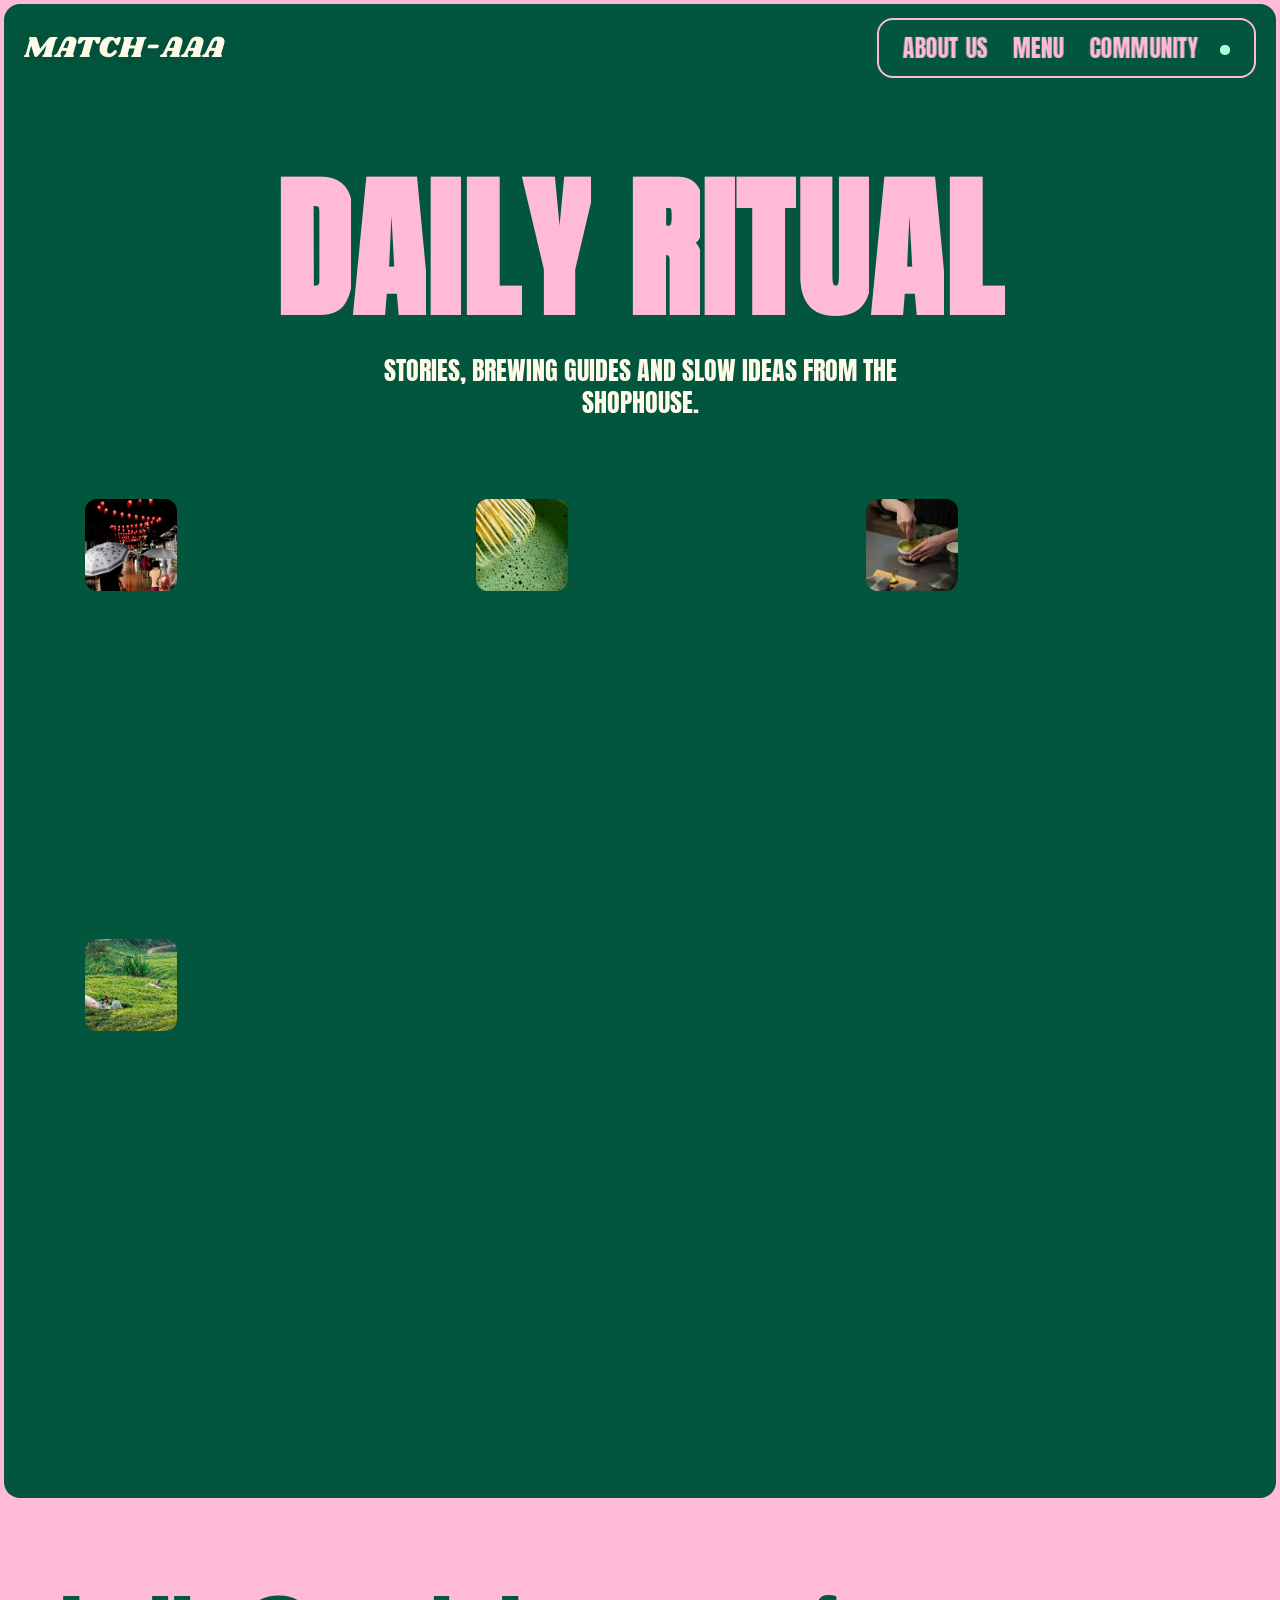
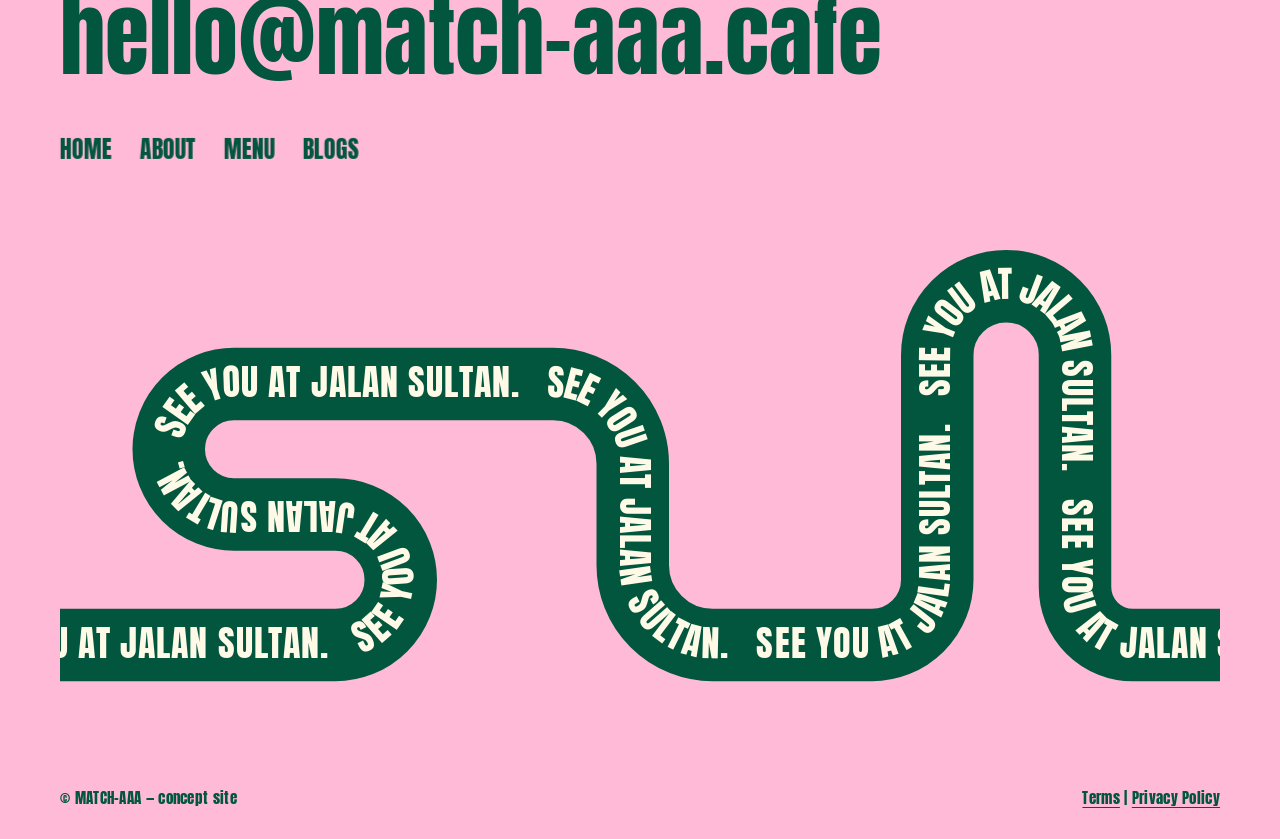
<file: articles/index.html>
<!DOCTYPE html>
<html lang="en">
<head>
<meta charset="UTF-8">
<meta name="viewport" content="width=device-width, initial-scale=1.0">
<title>Daily Ritual — MATCH-AAA Articles</title>
<meta name="description" content="Stories, brewing guides and slow ideas from the MATCH-AAA matcha bar in Chinatown KL.">
<link rel="icon" href="../assets/img/favicon.png">
<link rel="preconnect" href="https://fonts.googleapis.com">
<link rel="preconnect" href="https://fonts.gstatic.com" crossorigin>
<link rel="stylesheet" href="https://fonts.googleapis.com/css2?family=Anton&family=Anton+SC&family=Shrikhand&display=swap">
<link rel="stylesheet" href="../css/style.css?v=12">
</head>
<body>
<header class="nav" id="nav">
  <a class="nav-logo" href="../index.html#landing">MATCH-AAA</a>
  <nav class="nav-pill">
    <span class="nav-links">
      <a class="rolo" href="../index.html#about"><span class="rolo-inner"><span class="face a">About Us</span><span class="face b">About Us</span></span></a>
      <a class="rolo" href="../index.html#menu-section"><span class="rolo-inner"><span class="face a">Menu</span><span class="face b">Menu</span></span></a>
      <a class="rolo" href="../index.html#community"><span class="rolo-inner"><span class="face a">Community</span><span class="face b">Community</span></span></a>
    </span>
    <span class="nav-status"><span class="dot"><span class="dot-glow"></span></span></span>
  </nav>
</header>
<a class="order-pill" href="../index.html#menu-section"><span class="dot"><span class="dot-glow"></span></span>Open For Orders</a>

<section class="sub-panel panel green">
  <div class="sub-hero">
    <h2 class="giant-sm split-mask" data-split-dur="1.2">DAILY RITUAL</h2>
    <p class="sub-desc split-pop">STORIES, BREWING GUIDES AND SLOW IDEAS FROM THE SHOPHOUSE.</p>
  </div>
  <div class="art-grid" style="padding:0 60px 40px;max-width:1500px;margin:0 auto">
    <a class="art-card" href="matcha-nights-jalan-sultan.html" data-reveal="rise">
      <span class="art-thumb"><img loading="lazy" decoding="async" src="../assets/img/art-1.webp" alt=""></span>
      <span class="art-body"><h3>MATCHA NIGHTS ARE COMING TO JALAN SULTAN</h3><p>events</p></span>
    </a>
<a class="art-card" href="calm-science-slow-caffeine.html" data-reveal="rise">
      <span class="art-thumb"><img loading="lazy" decoding="async" src="../assets/img/art-2.webp" alt=""></span>
      <span class="art-body"><h3>THE CALM SCIENCE OF SLOW CAFFEINE</h3><p>wellness</p></span>
    </a>
<a class="art-card" href="whisking-a-proper-bowl.html" data-reveal="rise">
      <span class="art-thumb"><img loading="lazy" decoding="async" src="../assets/img/art-3.webp" alt=""></span>
      <span class="art-body"><h3>WHISKING A PROPER BOWL IN A KL KITCHEN</h3><p>the ritual</p></span>
    </a>
<a class="art-card" href="uji-leaf-to-jalan-sultan.html" data-reveal="rise">
      <span class="art-thumb"><img loading="lazy" decoding="async" src="../assets/img/art-4.webp" alt=""></span>
      <span class="art-body"><h3>FROM SHADED LEAF TO JALAN SULTAN</h3><p>sourcing</p></span>
    </a>
  </div>
</section>

<footer class="footer" id="footer">
  <div class="foot-top">
    <a class="foot-mail split-mask" data-split-dur="1.1" href="mailto:hello@match-aaa.cafe">hello@match-aaa.cafe</a>
    <nav class="foot-links">
      <a class="rolo g" href="../index.html#landing"><span class="rolo-inner"><span class="face a">Home</span><span class="face b">Home</span></span></a>
      <a class="rolo g" href="../index.html#about"><span class="rolo-inner"><span class="face a">About</span><span class="face b">About</span></span></a>
      <a class="rolo g" href="../index.html#menu-section"><span class="rolo-inner"><span class="face a">Menu</span><span class="face b">Menu</span></span></a>
      <a class="rolo g" href="../articles/index.html"><span class="rolo-inner"><span class="face a">Blogs</span><span class="face b">Blogs</span></span></a>
    </nav>
  </div>
  <svg class="snake foot-snake" viewBox="0 0 1600 800" preserveAspectRatio="xMidYMid meet" aria-hidden="true">
    <path id="snakePathB" class="snake-ribbon green" d="M -100 640 L 380 640 A 90 90 0 0 0 380 460 L 240 460 A 90 90 0 0 1 240 280 L 680 280 A 110 110 0 0 1 790 390 L 790 530 A 110 110 0 0 0 900 640 L 1120 640 A 90 90 0 0 0 1210 550 L 1210 240 A 95 95 0 0 1 1400 240 L 1400 560 A 80 80 0 0 0 1480 640 L 1700 640" fill="none"/>
    <text class="snake-text cream" dy="18"><textPath id="snakeTextB" href="#snakePathB" startOffset="0%"></textPath></text>
  </svg>
  <div class="foot-legal">
    <span>© MATCH-AAA — concept site</span>
    <span class="foot-legal-links"><a href="../legal/terms.html">Terms</a> | <a href="../legal/privacy.html">Privacy Policy</a></span>
  </div>
</footer>
<div class="cursor" id="cursor"><span id="cursorLabel"></span></div>
<script src="../js/lenis.min.js?v=12" defer></script>
<script src="../js/main.js?v=12" defer></script>
</body>
</html>
</file>
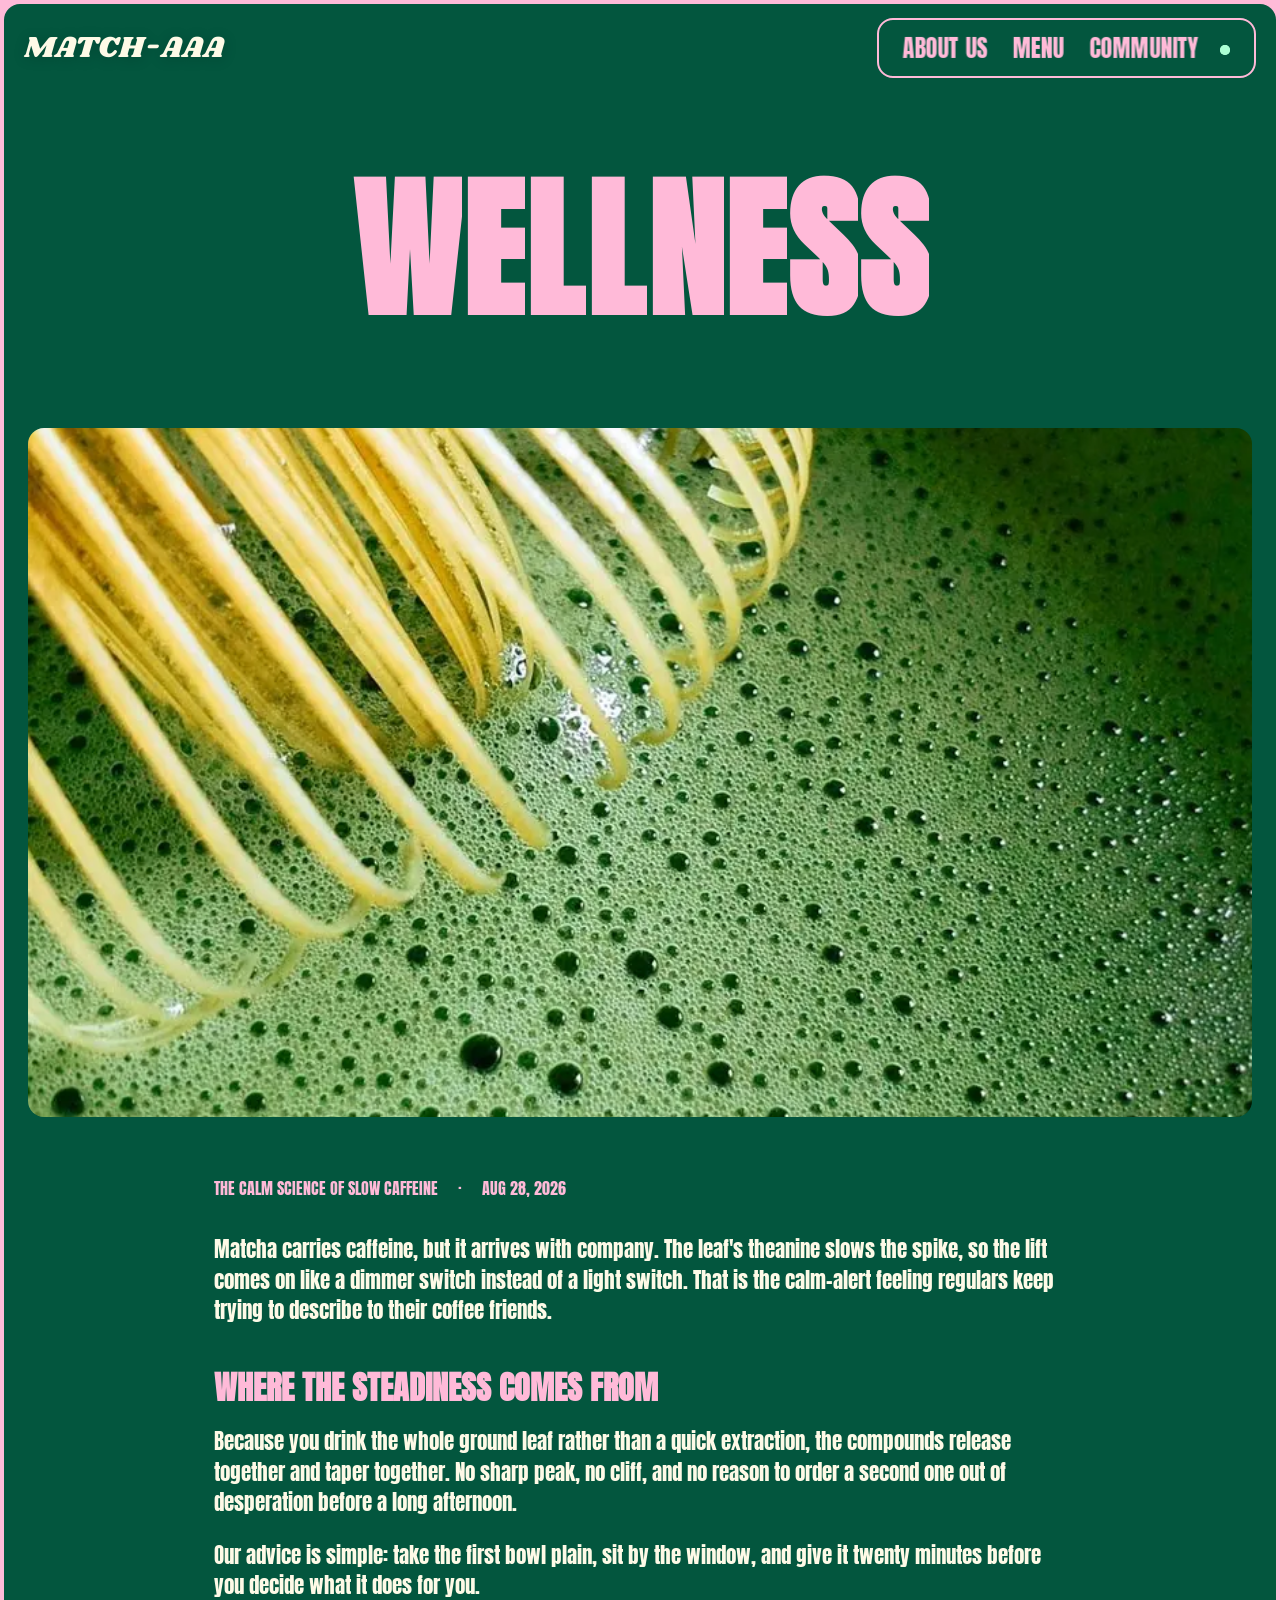
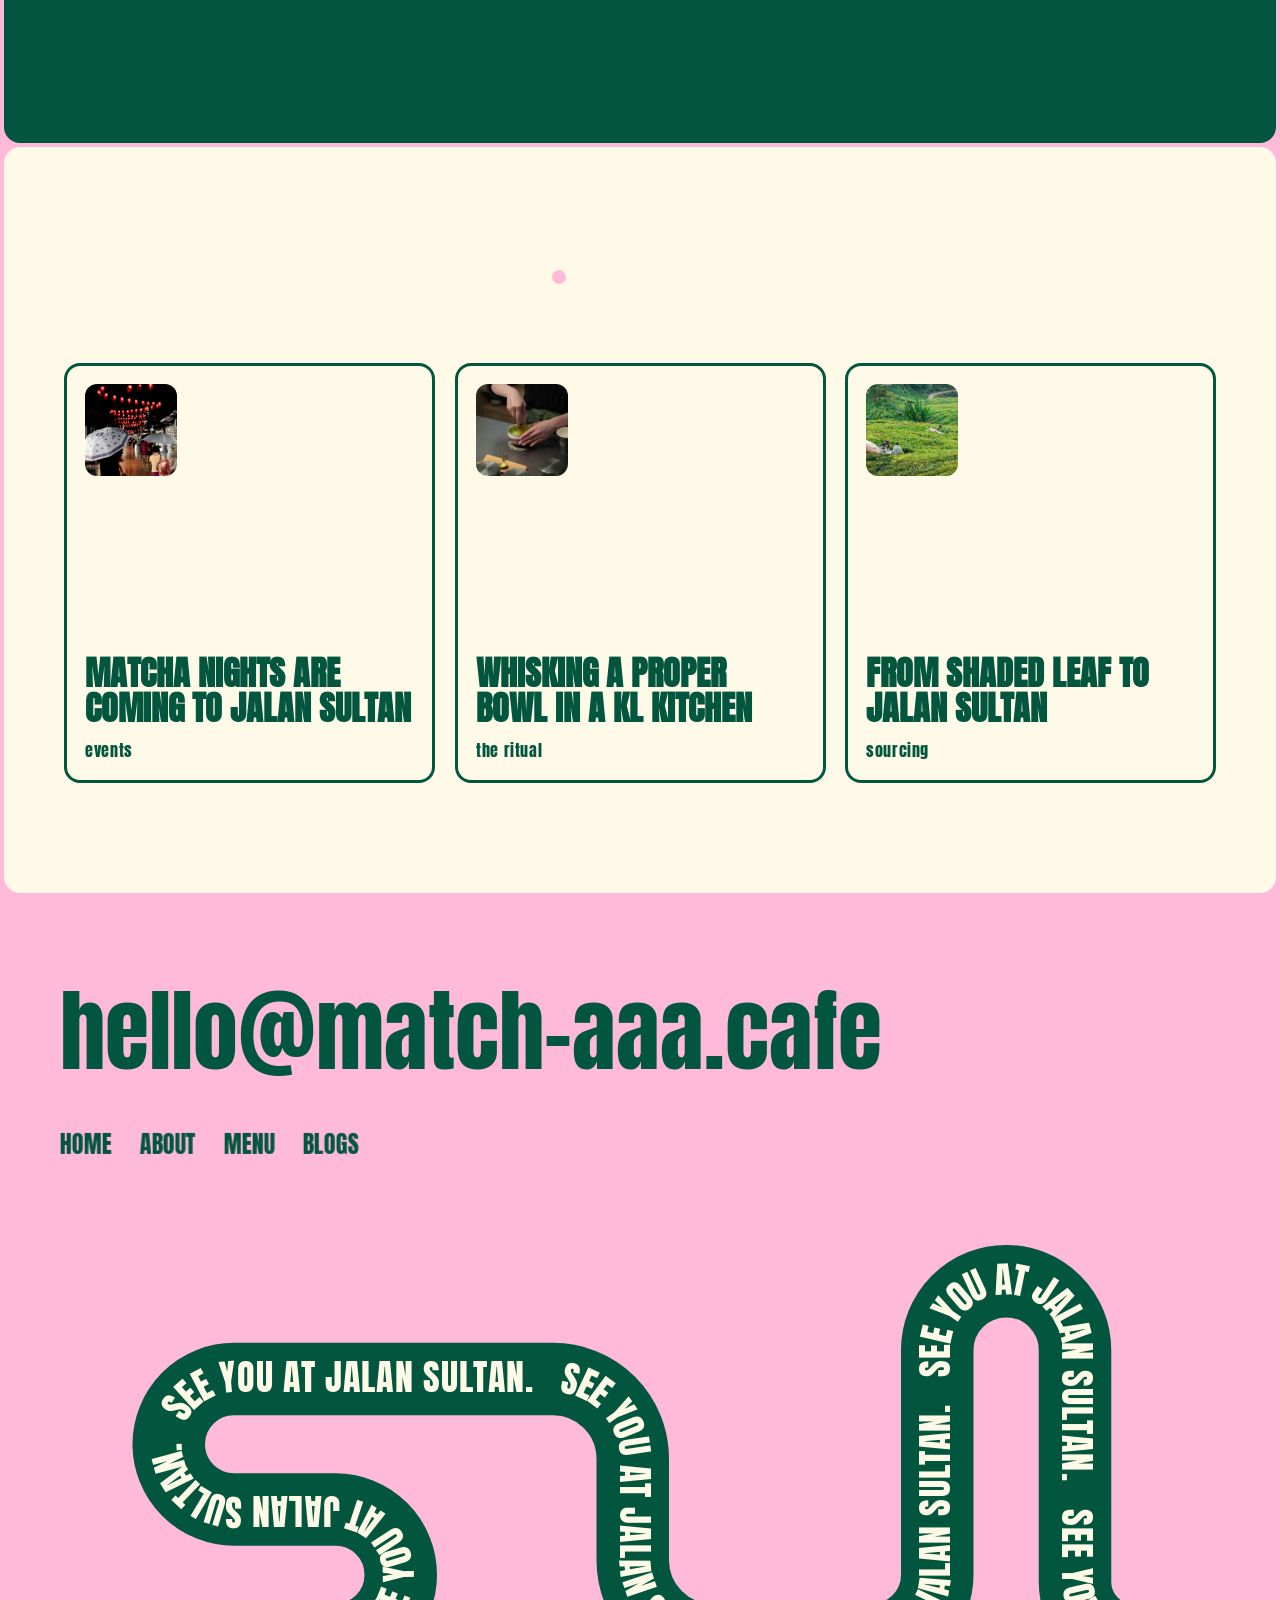
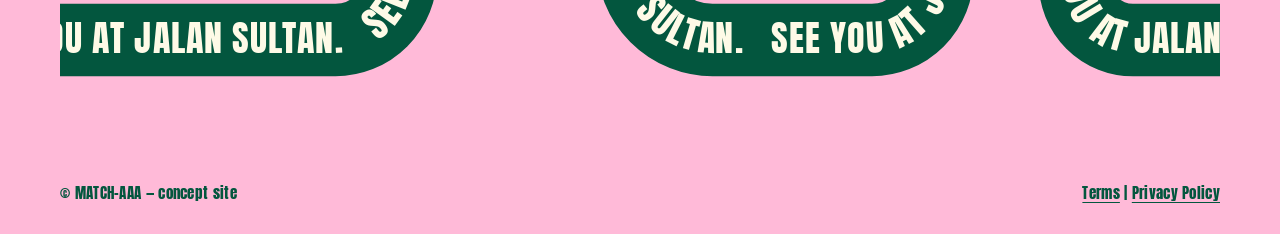
<file: articles/calm-science-slow-caffeine.html>
<!DOCTYPE html>
<html lang="en">
<head>
<meta charset="UTF-8">
<meta name="viewport" content="width=device-width, initial-scale=1.0">
<title>The Calm Science Of Slow Caffeine — MATCH-AAA</title>
<meta name="description" content="Why a bowl of matcha feels steadier than a cup of coffee, minus the crash.">
<link rel="icon" href="../assets/img/favicon.png">
<link rel="preconnect" href="https://fonts.googleapis.com">
<link rel="preconnect" href="https://fonts.gstatic.com" crossorigin>
<link rel="stylesheet" href="https://fonts.googleapis.com/css2?family=Anton&family=Anton+SC&family=Shrikhand&display=swap">
<link rel="stylesheet" href="../css/style.css?v=12">
</head>
<body>
<header class="nav" id="nav">
  <a class="nav-logo" href="../index.html#landing">MATCH-AAA</a>
  <nav class="nav-pill">
    <span class="nav-links">
      <a class="rolo" href="../index.html#about"><span class="rolo-inner"><span class="face a">About Us</span><span class="face b">About Us</span></span></a>
      <a class="rolo" href="../index.html#menu-section"><span class="rolo-inner"><span class="face a">Menu</span><span class="face b">Menu</span></span></a>
      <a class="rolo" href="../index.html#community"><span class="rolo-inner"><span class="face a">Community</span><span class="face b">Community</span></span></a>
    </span>
    <span class="nav-status"><span class="dot"><span class="dot-glow"></span></span></span>
  </nav>
</header>
<a class="order-pill" href="../index.html#menu-section"><span class="dot"><span class="dot-glow"></span></span>Open For Orders</a>

<section class="sub-panel panel green">
  <div class="sub-hero">
    <h1 class="giant-sm split-mask" data-split-dur="1.2">WELLNESS</h1>
  </div>
  <figure class="sub-cover" data-reveal="rise"><img loading="lazy" decoding="async" src="../assets/img/art-2.webp" alt=""></figure>
  <div class="article-wrap">
    <div class="article-meta"><span>THE CALM SCIENCE OF SLOW CAFFEINE</span><span>·</span><span>AUG 28, 2026</span></div>
    <div class="article-body">
<p>Matcha carries caffeine, but it arrives with company. The leaf's theanine slows the spike, so the lift comes on like a dimmer switch instead of a light switch. That is the calm-alert feeling regulars keep trying to describe to their coffee friends.</p>
<h4>Where the steadiness comes from</h4>
<p>Because you drink the whole ground leaf rather than a quick extraction, the compounds release together and taper together. No sharp peak, no cliff, and no reason to order a second one out of desperation before a long afternoon.</p>
<p>Our advice is simple: take the first bowl plain, sit by the window, and give it twenty minutes before you decide what it does for you.</p>
</div>
  </div>
</section>
<section class="more-arts panel cream">
  <div class="titletag" data-reveal="rise"><span class="tt-dot pink"></span><h5>MORE ARTICLES</h5></div>
  <div class="art-grid" style="max-width:1500px;margin:40px auto 0">
    <a class="art-card" href="matcha-nights-jalan-sultan.html" data-reveal="rise">
      <span class="art-thumb"><img loading="lazy" decoding="async" src="../assets/img/art-1.webp" alt=""></span>
      <span class="art-body"><h3>MATCHA NIGHTS ARE COMING TO JALAN SULTAN</h3><p>events</p></span>
    </a>
<a class="art-card" href="whisking-a-proper-bowl.html" data-reveal="rise">
      <span class="art-thumb"><img loading="lazy" decoding="async" src="../assets/img/art-3.webp" alt=""></span>
      <span class="art-body"><h3>WHISKING A PROPER BOWL IN A KL KITCHEN</h3><p>the ritual</p></span>
    </a>
<a class="art-card" href="uji-leaf-to-jalan-sultan.html" data-reveal="rise">
      <span class="art-thumb"><img loading="lazy" decoding="async" src="../assets/img/art-4.webp" alt=""></span>
      <span class="art-body"><h3>FROM SHADED LEAF TO JALAN SULTAN</h3><p>sourcing</p></span>
    </a>
  </div>
</section>

<footer class="footer" id="footer">
  <div class="foot-top">
    <a class="foot-mail split-mask" data-split-dur="1.1" href="mailto:hello@match-aaa.cafe">hello@match-aaa.cafe</a>
    <nav class="foot-links">
      <a class="rolo g" href="../index.html#landing"><span class="rolo-inner"><span class="face a">Home</span><span class="face b">Home</span></span></a>
      <a class="rolo g" href="../index.html#about"><span class="rolo-inner"><span class="face a">About</span><span class="face b">About</span></span></a>
      <a class="rolo g" href="../index.html#menu-section"><span class="rolo-inner"><span class="face a">Menu</span><span class="face b">Menu</span></span></a>
      <a class="rolo g" href="../articles/index.html"><span class="rolo-inner"><span class="face a">Blogs</span><span class="face b">Blogs</span></span></a>
    </nav>
  </div>
  <svg class="snake foot-snake" viewBox="0 0 1600 800" preserveAspectRatio="xMidYMid meet" aria-hidden="true">
    <path id="snakePathB" class="snake-ribbon green" d="M -100 640 L 380 640 A 90 90 0 0 0 380 460 L 240 460 A 90 90 0 0 1 240 280 L 680 280 A 110 110 0 0 1 790 390 L 790 530 A 110 110 0 0 0 900 640 L 1120 640 A 90 90 0 0 0 1210 550 L 1210 240 A 95 95 0 0 1 1400 240 L 1400 560 A 80 80 0 0 0 1480 640 L 1700 640" fill="none"/>
    <text class="snake-text cream" dy="18"><textPath id="snakeTextB" href="#snakePathB" startOffset="0%"></textPath></text>
  </svg>
  <div class="foot-legal">
    <span>© MATCH-AAA — concept site</span>
    <span class="foot-legal-links"><a href="../legal/terms.html">Terms</a> | <a href="../legal/privacy.html">Privacy Policy</a></span>
  </div>
</footer>
<div class="cursor" id="cursor"><span id="cursorLabel"></span></div>
<script src="../js/lenis.min.js?v=12" defer></script>
<script src="../js/main.js?v=12" defer></script>
</body>
</html>
</file>
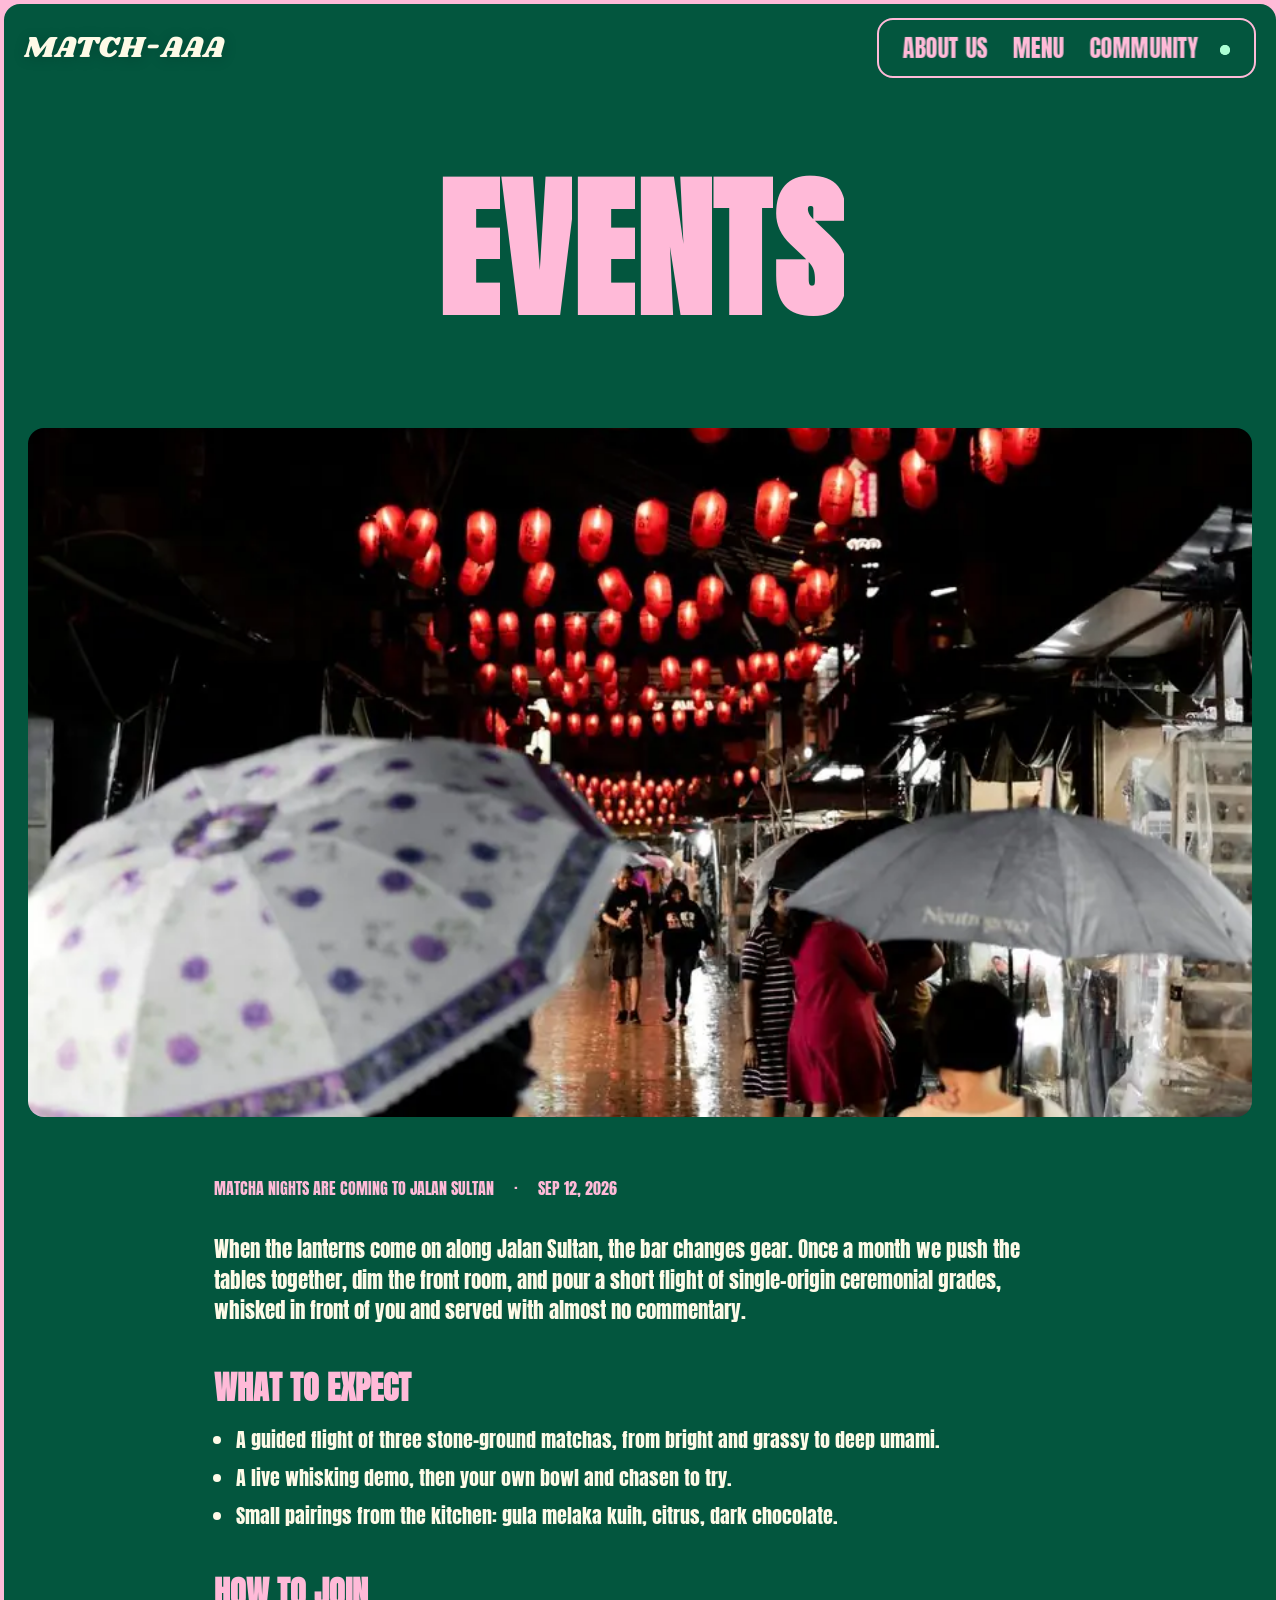
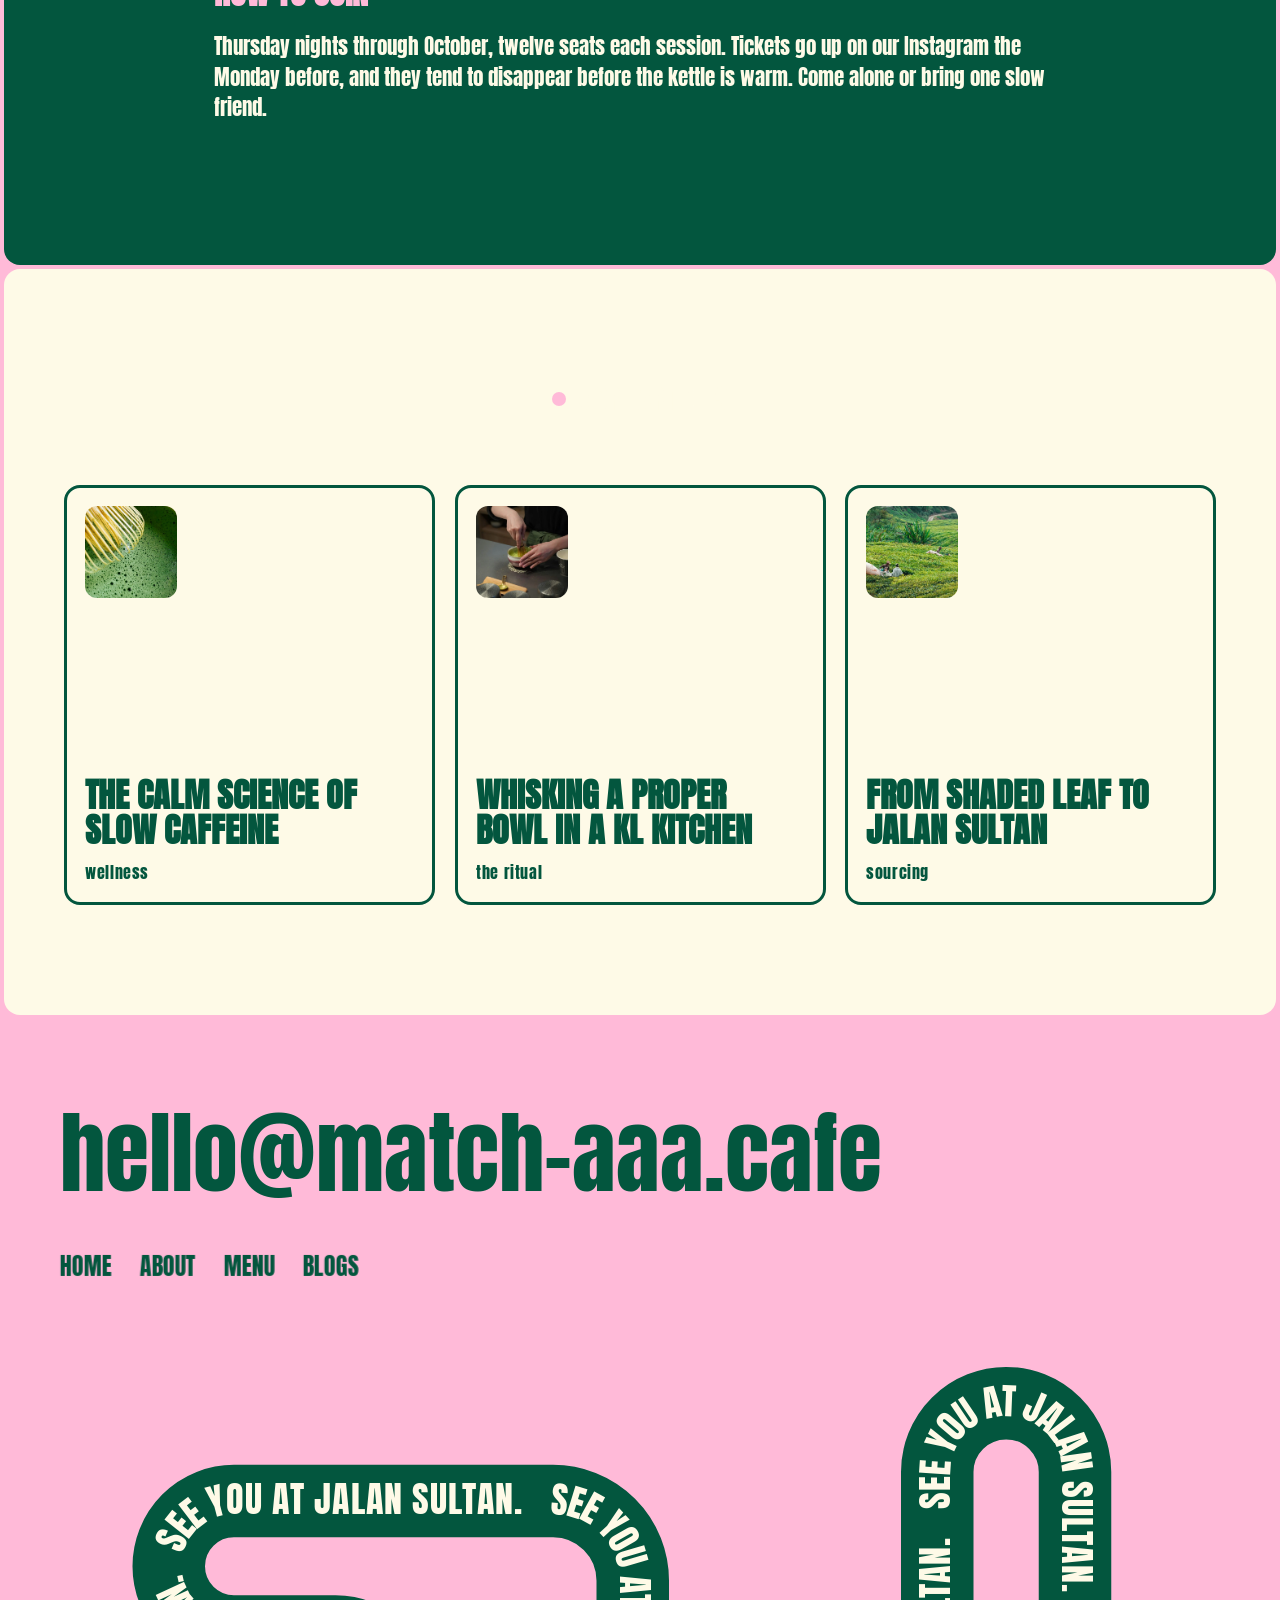
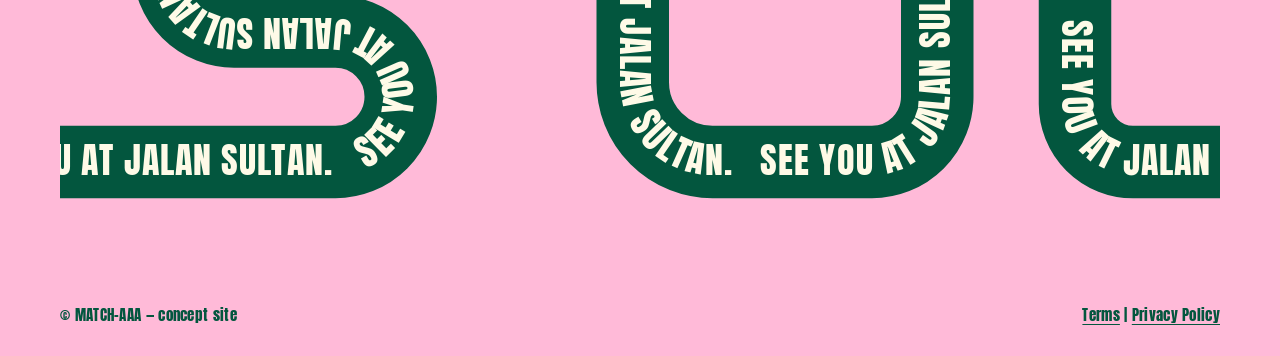
<file: articles/matcha-nights-jalan-sultan.html>
<!DOCTYPE html>
<html lang="en">
<head>
<meta charset="UTF-8">
<meta name="viewport" content="width=device-width, initial-scale=1.0">
<title>Matcha Nights Are Coming To Jalan Sultan — MATCH-AAA</title>
<meta name="description" content="Evening tasting sessions under the shophouse lights, one small batch at a time.">
<link rel="icon" href="../assets/img/favicon.png">
<link rel="preconnect" href="https://fonts.googleapis.com">
<link rel="preconnect" href="https://fonts.gstatic.com" crossorigin>
<link rel="stylesheet" href="https://fonts.googleapis.com/css2?family=Anton&family=Anton+SC&family=Shrikhand&display=swap">
<link rel="stylesheet" href="../css/style.css?v=12">
</head>
<body>
<header class="nav" id="nav">
  <a class="nav-logo" href="../index.html#landing">MATCH-AAA</a>
  <nav class="nav-pill">
    <span class="nav-links">
      <a class="rolo" href="../index.html#about"><span class="rolo-inner"><span class="face a">About Us</span><span class="face b">About Us</span></span></a>
      <a class="rolo" href="../index.html#menu-section"><span class="rolo-inner"><span class="face a">Menu</span><span class="face b">Menu</span></span></a>
      <a class="rolo" href="../index.html#community"><span class="rolo-inner"><span class="face a">Community</span><span class="face b">Community</span></span></a>
    </span>
    <span class="nav-status"><span class="dot"><span class="dot-glow"></span></span></span>
  </nav>
</header>
<a class="order-pill" href="../index.html#menu-section"><span class="dot"><span class="dot-glow"></span></span>Open For Orders</a>

<section class="sub-panel panel green">
  <div class="sub-hero">
    <h1 class="giant-sm split-mask" data-split-dur="1.2">EVENTS</h1>
  </div>
  <figure class="sub-cover" data-reveal="rise"><img loading="lazy" decoding="async" src="../assets/img/art-1.webp" alt=""></figure>
  <div class="article-wrap">
    <div class="article-meta"><span>MATCHA NIGHTS ARE COMING TO JALAN SULTAN</span><span>·</span><span>SEP 12, 2026</span></div>
    <div class="article-body">
<p>When the lanterns come on along Jalan Sultan, the bar changes gear. Once a month we push the tables together, dim the front room, and pour a short flight of single-origin ceremonial grades, whisked in front of you and served with almost no commentary.</p>
<h4>What to expect</h4>
<ul>
<li>A guided flight of three stone-ground matchas, from bright and grassy to deep umami.</li>
<li>A live whisking demo, then your own bowl and chasen to try.</li>
<li>Small pairings from the kitchen: gula melaka kuih, citrus, dark chocolate.</li>
</ul>
<h4>How to join</h4>
<p>Thursday nights through October, twelve seats each session. Tickets go up on our Instagram the Monday before, and they tend to disappear before the kettle is warm. Come alone or bring one slow friend.</p>
</div>
  </div>
</section>
<section class="more-arts panel cream">
  <div class="titletag" data-reveal="rise"><span class="tt-dot pink"></span><h5>MORE ARTICLES</h5></div>
  <div class="art-grid" style="max-width:1500px;margin:40px auto 0">
    <a class="art-card" href="calm-science-slow-caffeine.html" data-reveal="rise">
      <span class="art-thumb"><img loading="lazy" decoding="async" src="../assets/img/art-2.webp" alt=""></span>
      <span class="art-body"><h3>THE CALM SCIENCE OF SLOW CAFFEINE</h3><p>wellness</p></span>
    </a>
<a class="art-card" href="whisking-a-proper-bowl.html" data-reveal="rise">
      <span class="art-thumb"><img loading="lazy" decoding="async" src="../assets/img/art-3.webp" alt=""></span>
      <span class="art-body"><h3>WHISKING A PROPER BOWL IN A KL KITCHEN</h3><p>the ritual</p></span>
    </a>
<a class="art-card" href="uji-leaf-to-jalan-sultan.html" data-reveal="rise">
      <span class="art-thumb"><img loading="lazy" decoding="async" src="../assets/img/art-4.webp" alt=""></span>
      <span class="art-body"><h3>FROM SHADED LEAF TO JALAN SULTAN</h3><p>sourcing</p></span>
    </a>
  </div>
</section>

<footer class="footer" id="footer">
  <div class="foot-top">
    <a class="foot-mail split-mask" data-split-dur="1.1" href="mailto:hello@match-aaa.cafe">hello@match-aaa.cafe</a>
    <nav class="foot-links">
      <a class="rolo g" href="../index.html#landing"><span class="rolo-inner"><span class="face a">Home</span><span class="face b">Home</span></span></a>
      <a class="rolo g" href="../index.html#about"><span class="rolo-inner"><span class="face a">About</span><span class="face b">About</span></span></a>
      <a class="rolo g" href="../index.html#menu-section"><span class="rolo-inner"><span class="face a">Menu</span><span class="face b">Menu</span></span></a>
      <a class="rolo g" href="../articles/index.html"><span class="rolo-inner"><span class="face a">Blogs</span><span class="face b">Blogs</span></span></a>
    </nav>
  </div>
  <svg class="snake foot-snake" viewBox="0 0 1600 800" preserveAspectRatio="xMidYMid meet" aria-hidden="true">
    <path id="snakePathB" class="snake-ribbon green" d="M -100 640 L 380 640 A 90 90 0 0 0 380 460 L 240 460 A 90 90 0 0 1 240 280 L 680 280 A 110 110 0 0 1 790 390 L 790 530 A 110 110 0 0 0 900 640 L 1120 640 A 90 90 0 0 0 1210 550 L 1210 240 A 95 95 0 0 1 1400 240 L 1400 560 A 80 80 0 0 0 1480 640 L 1700 640" fill="none"/>
    <text class="snake-text cream" dy="18"><textPath id="snakeTextB" href="#snakePathB" startOffset="0%"></textPath></text>
  </svg>
  <div class="foot-legal">
    <span>© MATCH-AAA — concept site</span>
    <span class="foot-legal-links"><a href="../legal/terms.html">Terms</a> | <a href="../legal/privacy.html">Privacy Policy</a></span>
  </div>
</footer>
<div class="cursor" id="cursor"><span id="cursorLabel"></span></div>
<script src="../js/lenis.min.js?v=12" defer></script>
<script src="../js/main.js?v=12" defer></script>
</body>
</html>
</file>
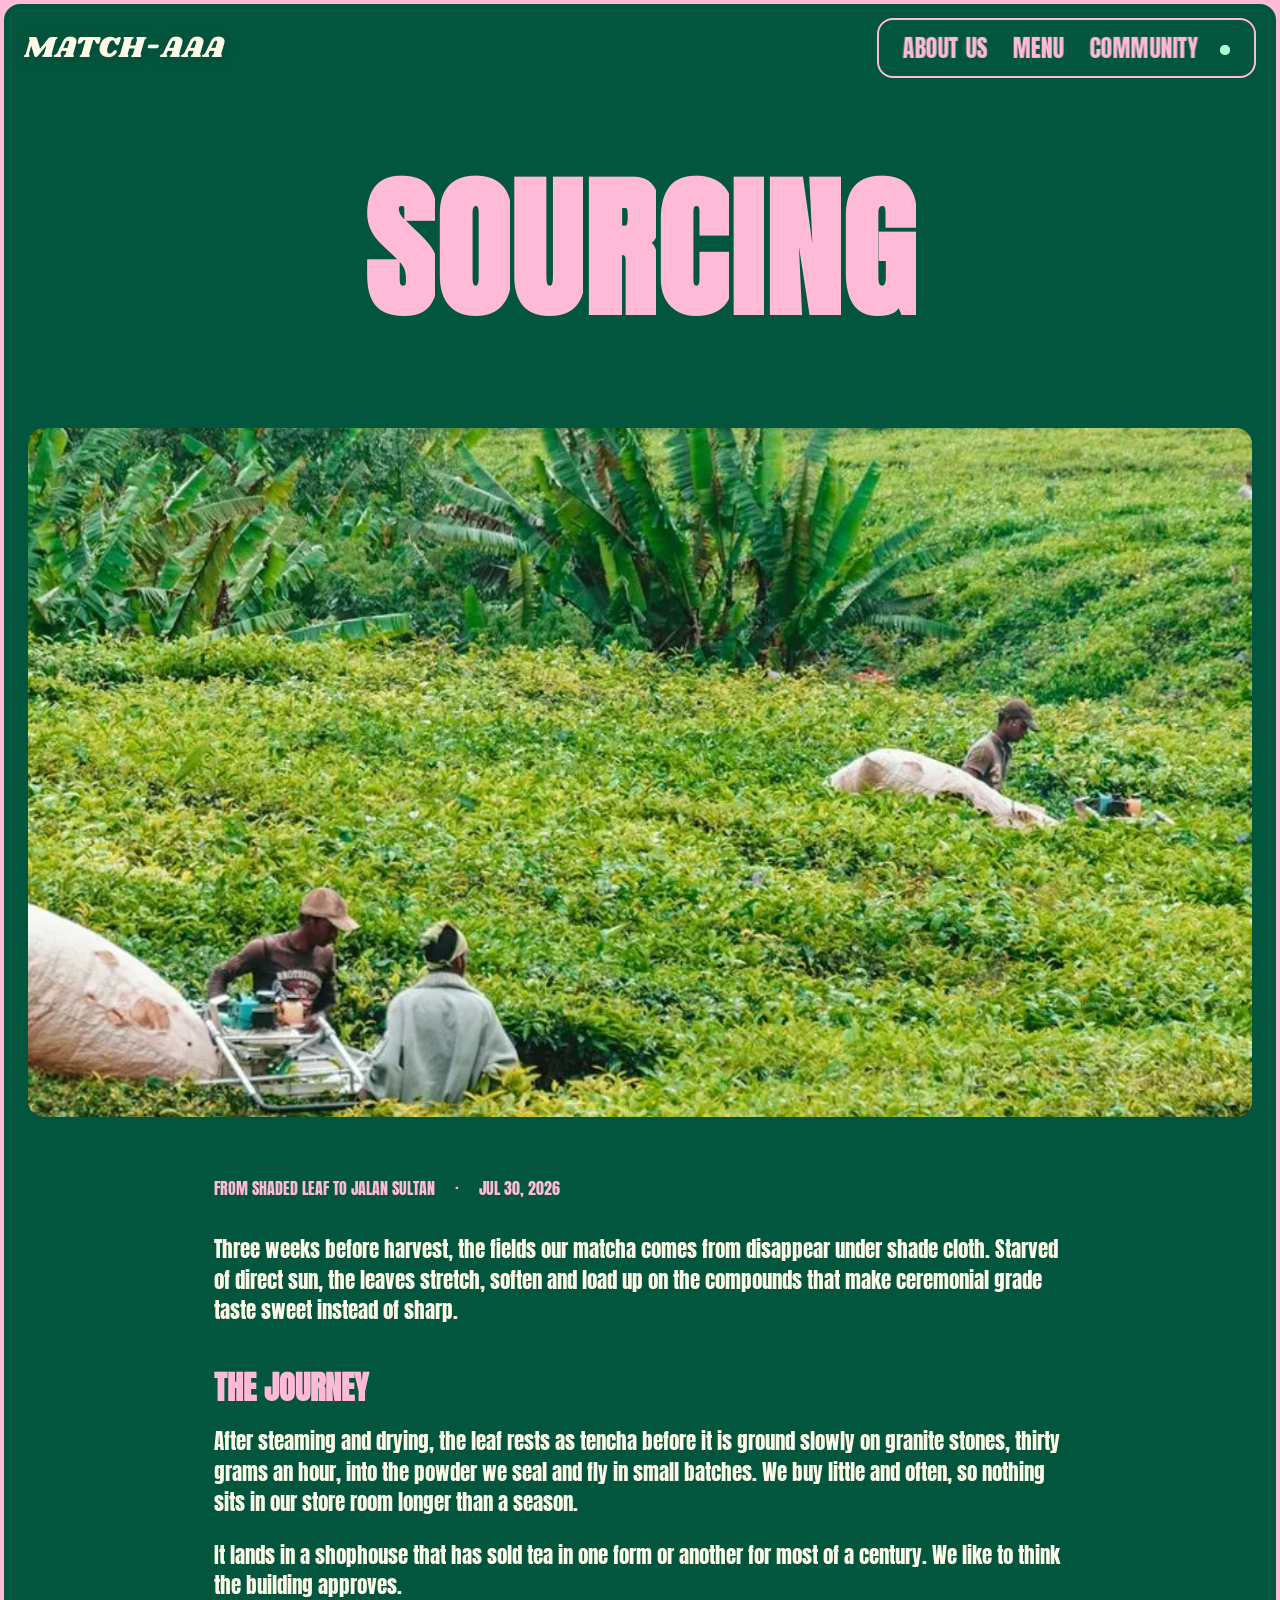
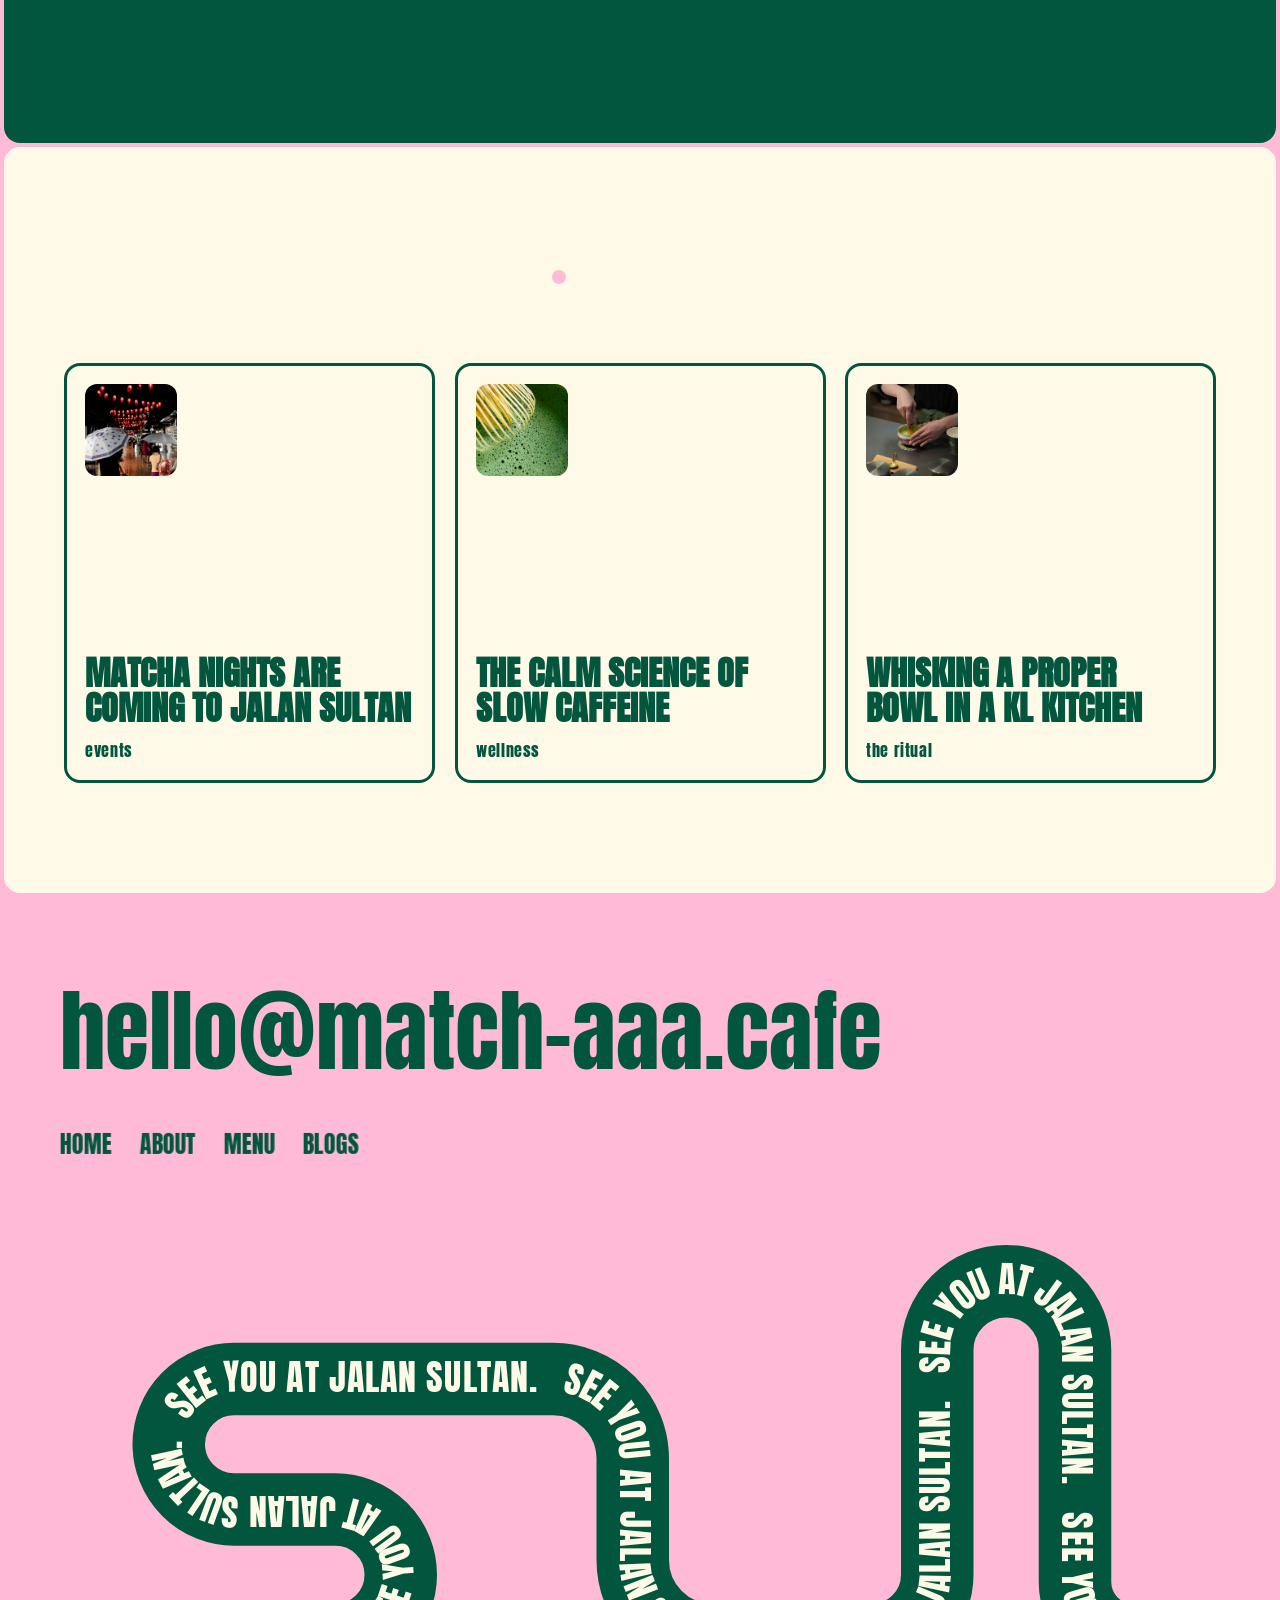
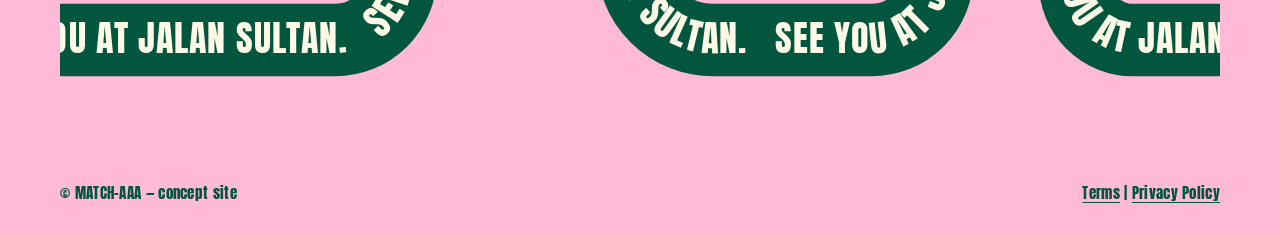
<file: articles/uji-leaf-to-jalan-sultan.html>
<!DOCTYPE html>
<html lang="en">
<head>
<meta charset="UTF-8">
<meta name="viewport" content="width=device-width, initial-scale=1.0">
<title>From Shaded Leaf To Jalan Sultan — MATCH-AAA</title>
<meta name="description" content="How our matcha travels from covered fields to a Chinatown stone mill and into your bowl.">
<link rel="icon" href="../assets/img/favicon.png">
<link rel="preconnect" href="https://fonts.googleapis.com">
<link rel="preconnect" href="https://fonts.gstatic.com" crossorigin>
<link rel="stylesheet" href="https://fonts.googleapis.com/css2?family=Anton&family=Anton+SC&family=Shrikhand&display=swap">
<link rel="stylesheet" href="../css/style.css?v=12">
</head>
<body>
<header class="nav" id="nav">
  <a class="nav-logo" href="../index.html#landing">MATCH-AAA</a>
  <nav class="nav-pill">
    <span class="nav-links">
      <a class="rolo" href="../index.html#about"><span class="rolo-inner"><span class="face a">About Us</span><span class="face b">About Us</span></span></a>
      <a class="rolo" href="../index.html#menu-section"><span class="rolo-inner"><span class="face a">Menu</span><span class="face b">Menu</span></span></a>
      <a class="rolo" href="../index.html#community"><span class="rolo-inner"><span class="face a">Community</span><span class="face b">Community</span></span></a>
    </span>
    <span class="nav-status"><span class="dot"><span class="dot-glow"></span></span></span>
  </nav>
</header>
<a class="order-pill" href="../index.html#menu-section"><span class="dot"><span class="dot-glow"></span></span>Open For Orders</a>

<section class="sub-panel panel green">
  <div class="sub-hero">
    <h1 class="giant-sm split-mask" data-split-dur="1.2">SOURCING</h1>
  </div>
  <figure class="sub-cover" data-reveal="rise"><img loading="lazy" decoding="async" src="../assets/img/art-4.webp" alt=""></figure>
  <div class="article-wrap">
    <div class="article-meta"><span>FROM SHADED LEAF TO JALAN SULTAN</span><span>·</span><span>JUL 30, 2026</span></div>
    <div class="article-body">
<p>Three weeks before harvest, the fields our matcha comes from disappear under shade cloth. Starved of direct sun, the leaves stretch, soften and load up on the compounds that make ceremonial grade taste sweet instead of sharp.</p>
<h4>The journey</h4>
<p>After steaming and drying, the leaf rests as tencha before it is ground slowly on granite stones, thirty grams an hour, into the powder we seal and fly in small batches. We buy little and often, so nothing sits in our store room longer than a season.</p>
<p>It lands in a shophouse that has sold tea in one form or another for most of a century. We like to think the building approves.</p>
</div>
  </div>
</section>
<section class="more-arts panel cream">
  <div class="titletag" data-reveal="rise"><span class="tt-dot pink"></span><h5>MORE ARTICLES</h5></div>
  <div class="art-grid" style="max-width:1500px;margin:40px auto 0">
    <a class="art-card" href="matcha-nights-jalan-sultan.html" data-reveal="rise">
      <span class="art-thumb"><img loading="lazy" decoding="async" src="../assets/img/art-1.webp" alt=""></span>
      <span class="art-body"><h3>MATCHA NIGHTS ARE COMING TO JALAN SULTAN</h3><p>events</p></span>
    </a>
<a class="art-card" href="calm-science-slow-caffeine.html" data-reveal="rise">
      <span class="art-thumb"><img loading="lazy" decoding="async" src="../assets/img/art-2.webp" alt=""></span>
      <span class="art-body"><h3>THE CALM SCIENCE OF SLOW CAFFEINE</h3><p>wellness</p></span>
    </a>
<a class="art-card" href="whisking-a-proper-bowl.html" data-reveal="rise">
      <span class="art-thumb"><img loading="lazy" decoding="async" src="../assets/img/art-3.webp" alt=""></span>
      <span class="art-body"><h3>WHISKING A PROPER BOWL IN A KL KITCHEN</h3><p>the ritual</p></span>
    </a>
  </div>
</section>

<footer class="footer" id="footer">
  <div class="foot-top">
    <a class="foot-mail split-mask" data-split-dur="1.1" href="mailto:hello@match-aaa.cafe">hello@match-aaa.cafe</a>
    <nav class="foot-links">
      <a class="rolo g" href="../index.html#landing"><span class="rolo-inner"><span class="face a">Home</span><span class="face b">Home</span></span></a>
      <a class="rolo g" href="../index.html#about"><span class="rolo-inner"><span class="face a">About</span><span class="face b">About</span></span></a>
      <a class="rolo g" href="../index.html#menu-section"><span class="rolo-inner"><span class="face a">Menu</span><span class="face b">Menu</span></span></a>
      <a class="rolo g" href="../articles/index.html"><span class="rolo-inner"><span class="face a">Blogs</span><span class="face b">Blogs</span></span></a>
    </nav>
  </div>
  <svg class="snake foot-snake" viewBox="0 0 1600 800" preserveAspectRatio="xMidYMid meet" aria-hidden="true">
    <path id="snakePathB" class="snake-ribbon green" d="M -100 640 L 380 640 A 90 90 0 0 0 380 460 L 240 460 A 90 90 0 0 1 240 280 L 680 280 A 110 110 0 0 1 790 390 L 790 530 A 110 110 0 0 0 900 640 L 1120 640 A 90 90 0 0 0 1210 550 L 1210 240 A 95 95 0 0 1 1400 240 L 1400 560 A 80 80 0 0 0 1480 640 L 1700 640" fill="none"/>
    <text class="snake-text cream" dy="18"><textPath id="snakeTextB" href="#snakePathB" startOffset="0%"></textPath></text>
  </svg>
  <div class="foot-legal">
    <span>© MATCH-AAA — concept site</span>
    <span class="foot-legal-links"><a href="../legal/terms.html">Terms</a> | <a href="../legal/privacy.html">Privacy Policy</a></span>
  </div>
</footer>
<div class="cursor" id="cursor"><span id="cursorLabel"></span></div>
<script src="../js/lenis.min.js?v=12" defer></script>
<script src="../js/main.js?v=12" defer></script>
</body>
</html>
</file>
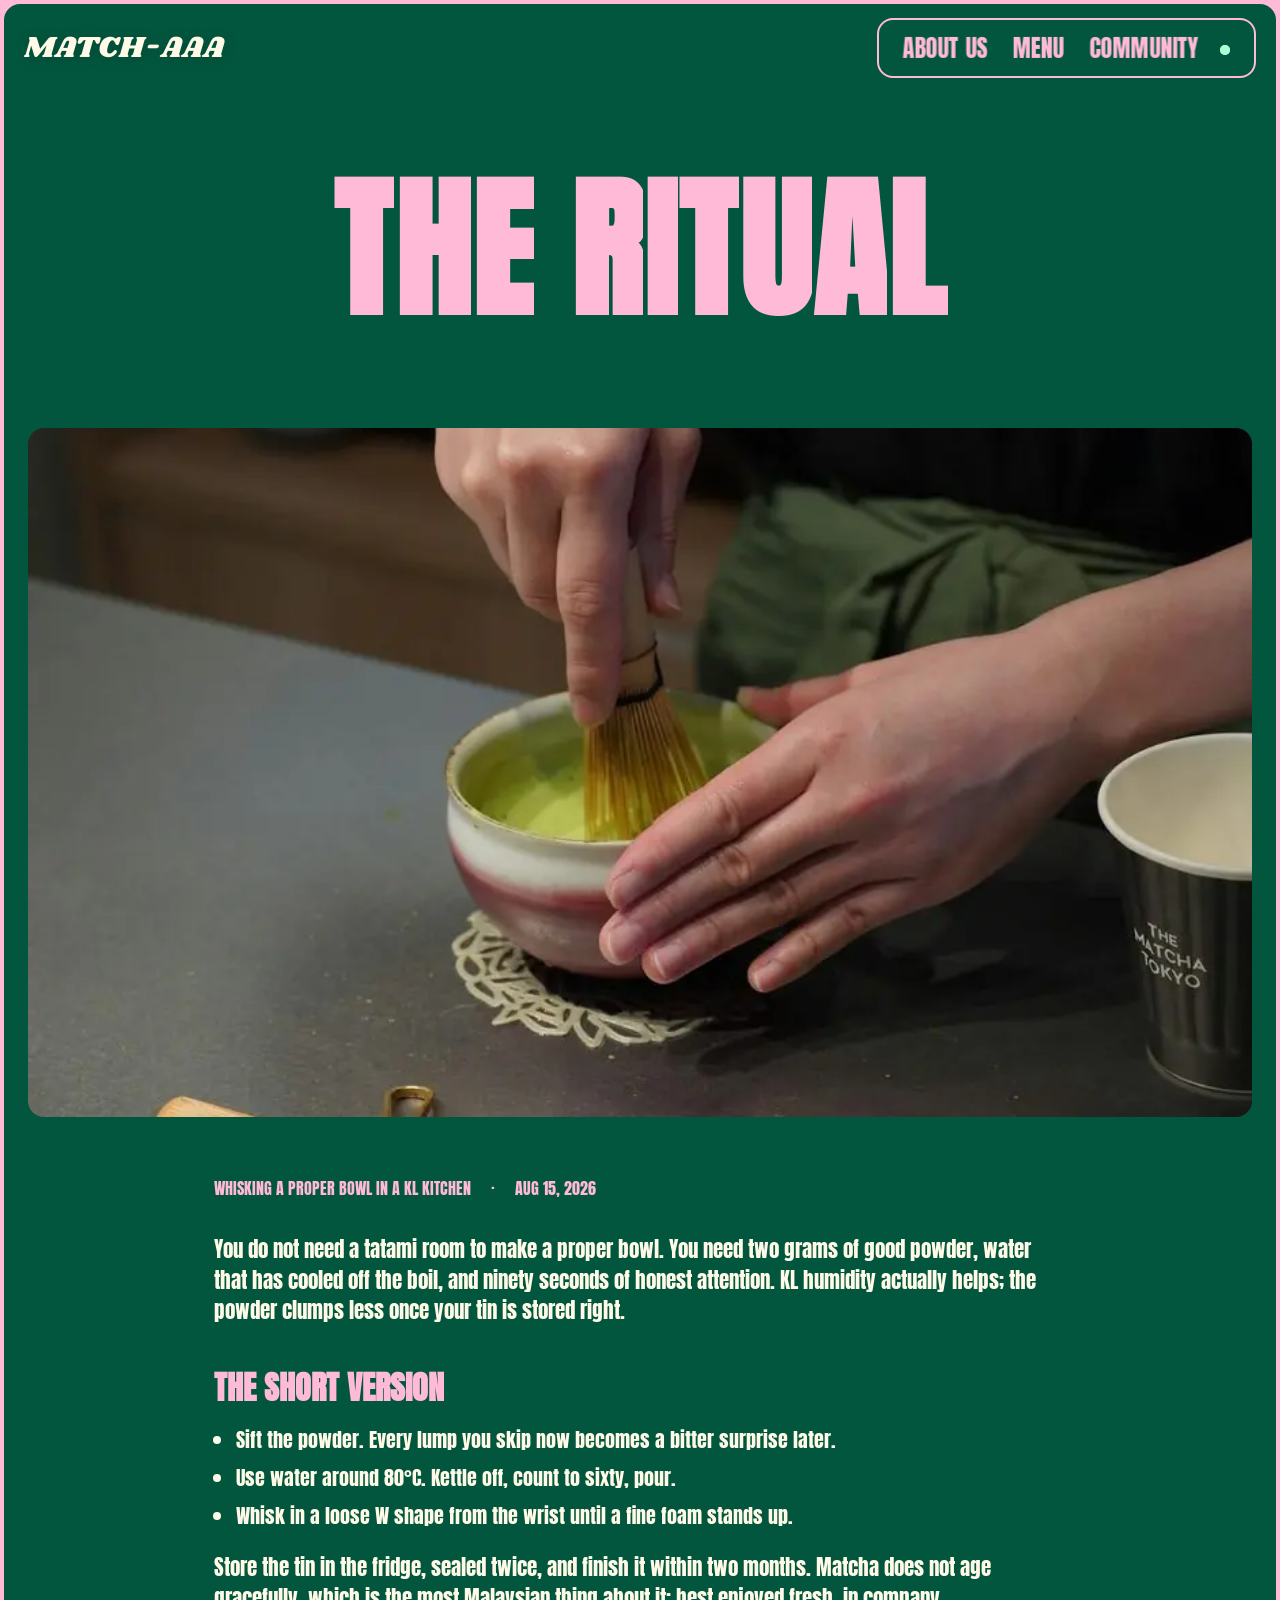
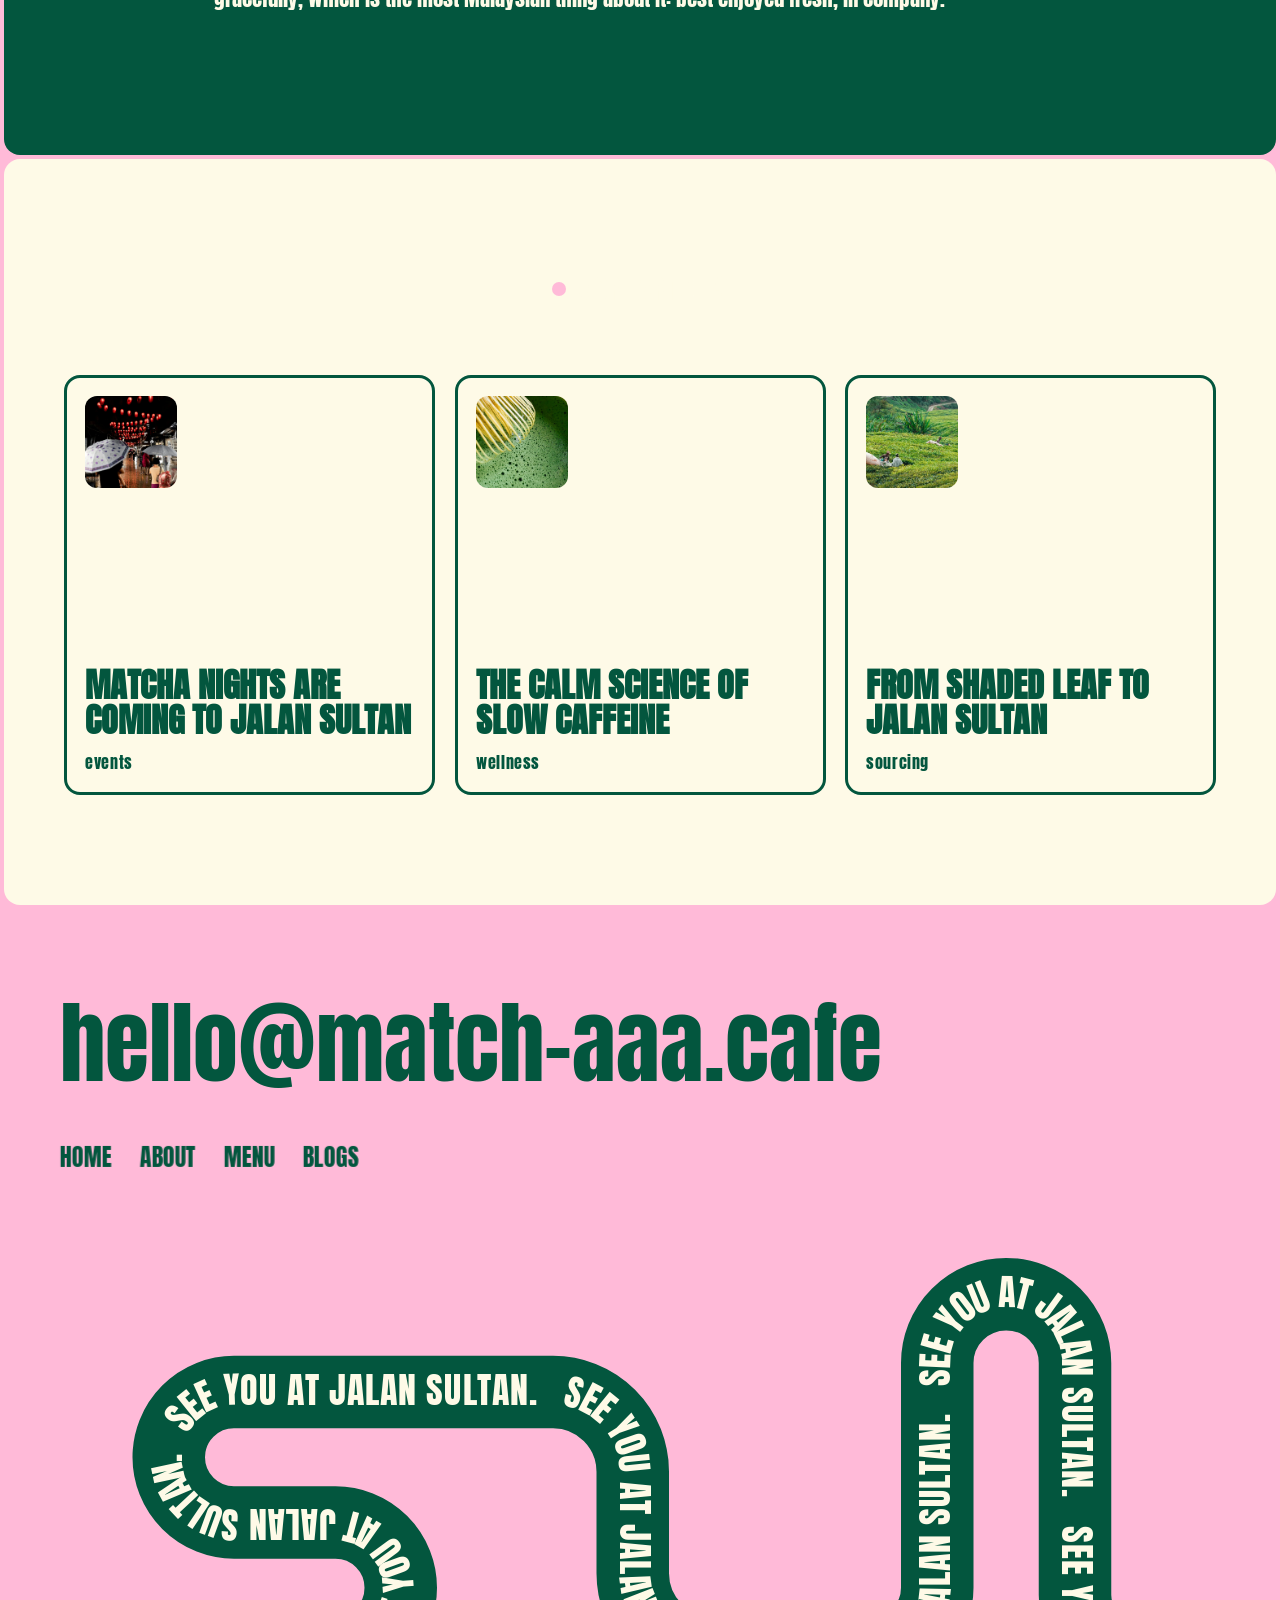
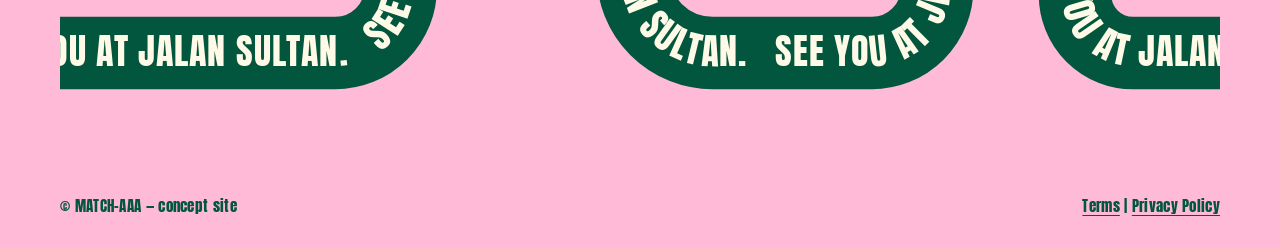
<file: articles/whisking-a-proper-bowl.html>
<!DOCTYPE html>
<html lang="en">
<head>
<meta charset="UTF-8">
<meta name="viewport" content="width=device-width, initial-scale=1.0">
<title>Whisking A Proper Bowl In A Kl Kitchen — MATCH-AAA</title>
<meta name="description" content="A humid-climate guide to sifting, whisking and drinking matcha at home.">
<link rel="icon" href="../assets/img/favicon.png">
<link rel="preconnect" href="https://fonts.googleapis.com">
<link rel="preconnect" href="https://fonts.gstatic.com" crossorigin>
<link rel="stylesheet" href="https://fonts.googleapis.com/css2?family=Anton&family=Anton+SC&family=Shrikhand&display=swap">
<link rel="stylesheet" href="../css/style.css?v=12">
</head>
<body>
<header class="nav" id="nav">
  <a class="nav-logo" href="../index.html#landing">MATCH-AAA</a>
  <nav class="nav-pill">
    <span class="nav-links">
      <a class="rolo" href="../index.html#about"><span class="rolo-inner"><span class="face a">About Us</span><span class="face b">About Us</span></span></a>
      <a class="rolo" href="../index.html#menu-section"><span class="rolo-inner"><span class="face a">Menu</span><span class="face b">Menu</span></span></a>
      <a class="rolo" href="../index.html#community"><span class="rolo-inner"><span class="face a">Community</span><span class="face b">Community</span></span></a>
    </span>
    <span class="nav-status"><span class="dot"><span class="dot-glow"></span></span></span>
  </nav>
</header>
<a class="order-pill" href="../index.html#menu-section"><span class="dot"><span class="dot-glow"></span></span>Open For Orders</a>

<section class="sub-panel panel green">
  <div class="sub-hero">
    <h1 class="giant-sm split-mask" data-split-dur="1.2">THE RITUAL</h1>
  </div>
  <figure class="sub-cover" data-reveal="rise"><img loading="lazy" decoding="async" src="../assets/img/art-3.webp" alt=""></figure>
  <div class="article-wrap">
    <div class="article-meta"><span>WHISKING A PROPER BOWL IN A KL KITCHEN</span><span>·</span><span>AUG 15, 2026</span></div>
    <div class="article-body">
<p>You do not need a tatami room to make a proper bowl. You need two grams of good powder, water that has cooled off the boil, and ninety seconds of honest attention. KL humidity actually helps; the powder clumps less once your tin is stored right.</p>
<h4>The short version</h4>
<ul>
<li>Sift the powder. Every lump you skip now becomes a bitter surprise later.</li>
<li>Use water around 80°C. Kettle off, count to sixty, pour.</li>
<li>Whisk in a loose W shape from the wrist until a fine foam stands up.</li>
</ul>
<p>Store the tin in the fridge, sealed twice, and finish it within two months. Matcha does not age gracefully, which is the most Malaysian thing about it: best enjoyed fresh, in company.</p>
</div>
  </div>
</section>
<section class="more-arts panel cream">
  <div class="titletag" data-reveal="rise"><span class="tt-dot pink"></span><h5>MORE ARTICLES</h5></div>
  <div class="art-grid" style="max-width:1500px;margin:40px auto 0">
    <a class="art-card" href="matcha-nights-jalan-sultan.html" data-reveal="rise">
      <span class="art-thumb"><img loading="lazy" decoding="async" src="../assets/img/art-1.webp" alt=""></span>
      <span class="art-body"><h3>MATCHA NIGHTS ARE COMING TO JALAN SULTAN</h3><p>events</p></span>
    </a>
<a class="art-card" href="calm-science-slow-caffeine.html" data-reveal="rise">
      <span class="art-thumb"><img loading="lazy" decoding="async" src="../assets/img/art-2.webp" alt=""></span>
      <span class="art-body"><h3>THE CALM SCIENCE OF SLOW CAFFEINE</h3><p>wellness</p></span>
    </a>
<a class="art-card" href="uji-leaf-to-jalan-sultan.html" data-reveal="rise">
      <span class="art-thumb"><img loading="lazy" decoding="async" src="../assets/img/art-4.webp" alt=""></span>
      <span class="art-body"><h3>FROM SHADED LEAF TO JALAN SULTAN</h3><p>sourcing</p></span>
    </a>
  </div>
</section>

<footer class="footer" id="footer">
  <div class="foot-top">
    <a class="foot-mail split-mask" data-split-dur="1.1" href="mailto:hello@match-aaa.cafe">hello@match-aaa.cafe</a>
    <nav class="foot-links">
      <a class="rolo g" href="../index.html#landing"><span class="rolo-inner"><span class="face a">Home</span><span class="face b">Home</span></span></a>
      <a class="rolo g" href="../index.html#about"><span class="rolo-inner"><span class="face a">About</span><span class="face b">About</span></span></a>
      <a class="rolo g" href="../index.html#menu-section"><span class="rolo-inner"><span class="face a">Menu</span><span class="face b">Menu</span></span></a>
      <a class="rolo g" href="../articles/index.html"><span class="rolo-inner"><span class="face a">Blogs</span><span class="face b">Blogs</span></span></a>
    </nav>
  </div>
  <svg class="snake foot-snake" viewBox="0 0 1600 800" preserveAspectRatio="xMidYMid meet" aria-hidden="true">
    <path id="snakePathB" class="snake-ribbon green" d="M -100 640 L 380 640 A 90 90 0 0 0 380 460 L 240 460 A 90 90 0 0 1 240 280 L 680 280 A 110 110 0 0 1 790 390 L 790 530 A 110 110 0 0 0 900 640 L 1120 640 A 90 90 0 0 0 1210 550 L 1210 240 A 95 95 0 0 1 1400 240 L 1400 560 A 80 80 0 0 0 1480 640 L 1700 640" fill="none"/>
    <text class="snake-text cream" dy="18"><textPath id="snakeTextB" href="#snakePathB" startOffset="0%"></textPath></text>
  </svg>
  <div class="foot-legal">
    <span>© MATCH-AAA — concept site</span>
    <span class="foot-legal-links"><a href="../legal/terms.html">Terms</a> | <a href="../legal/privacy.html">Privacy Policy</a></span>
  </div>
</footer>
<div class="cursor" id="cursor"><span id="cursorLabel"></span></div>
<script src="../js/lenis.min.js?v=12" defer></script>
<script src="../js/main.js?v=12" defer></script>
</body>
</html>
</file>
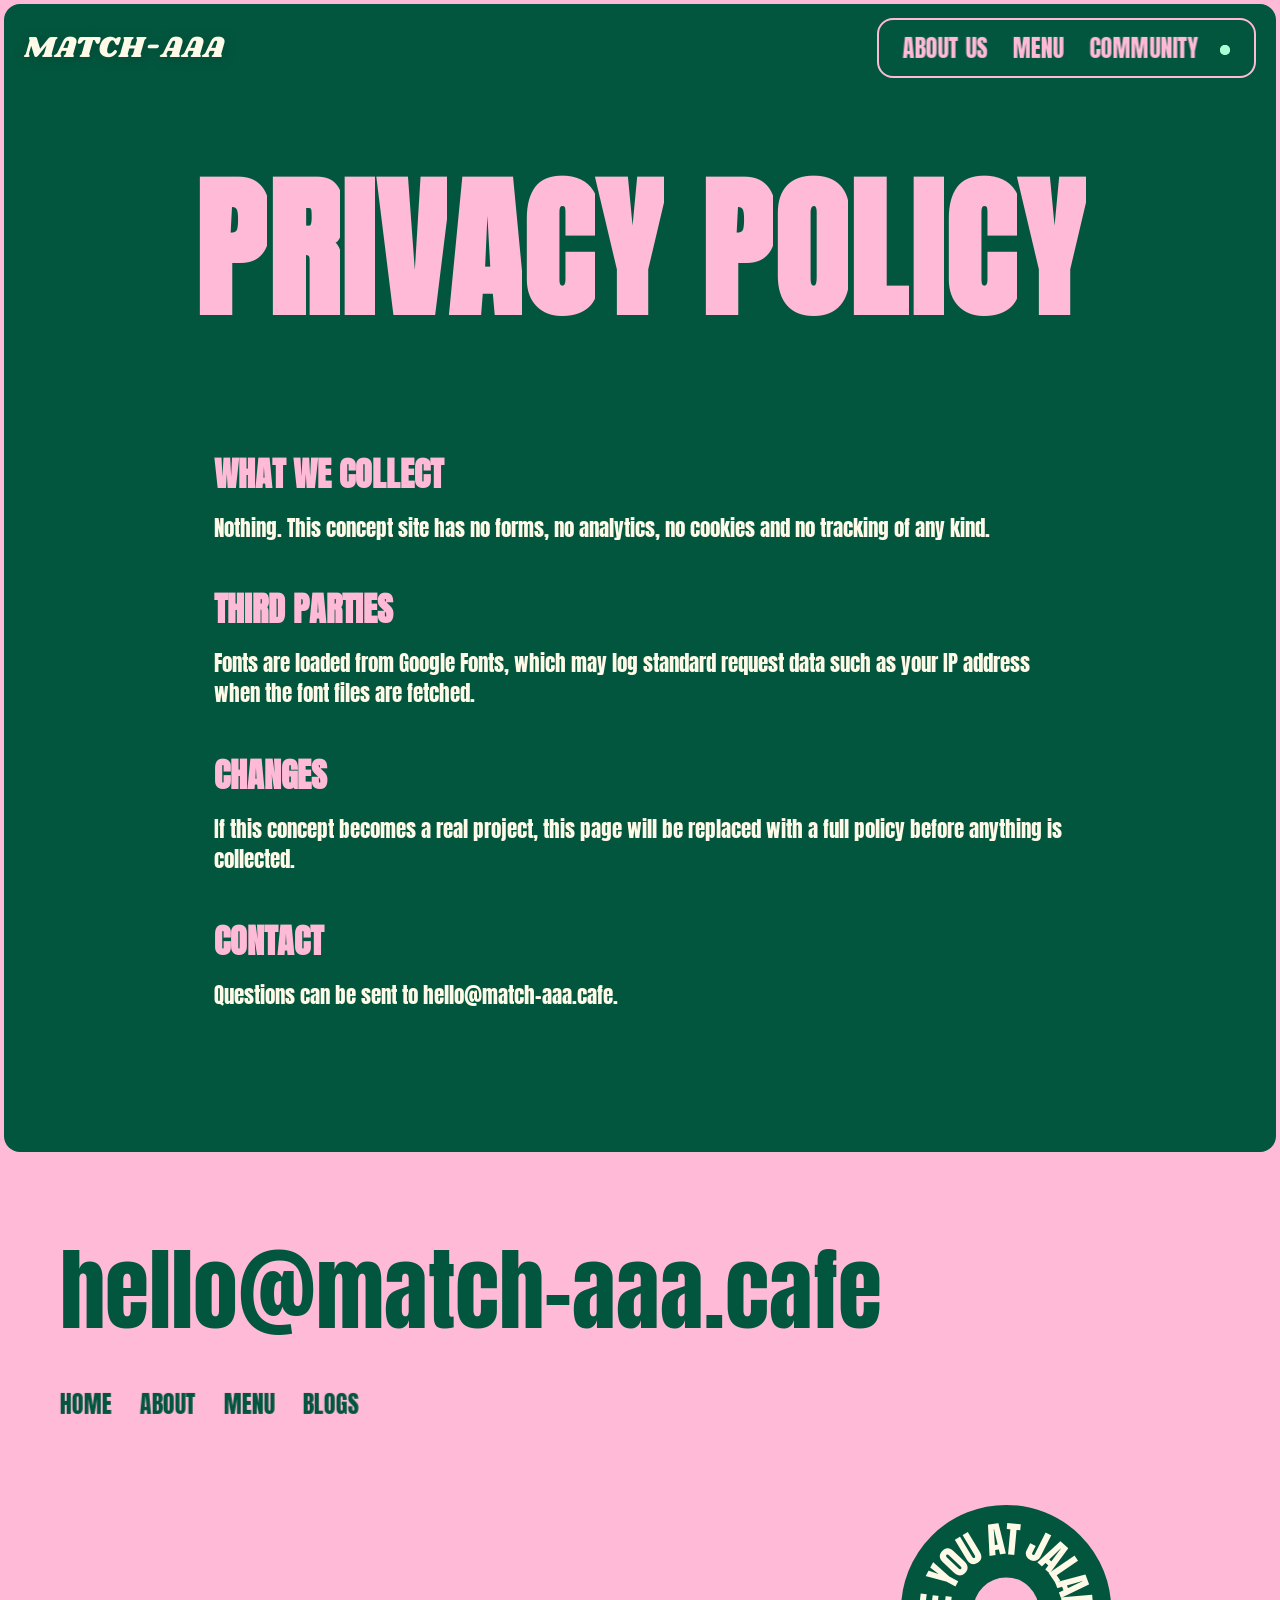
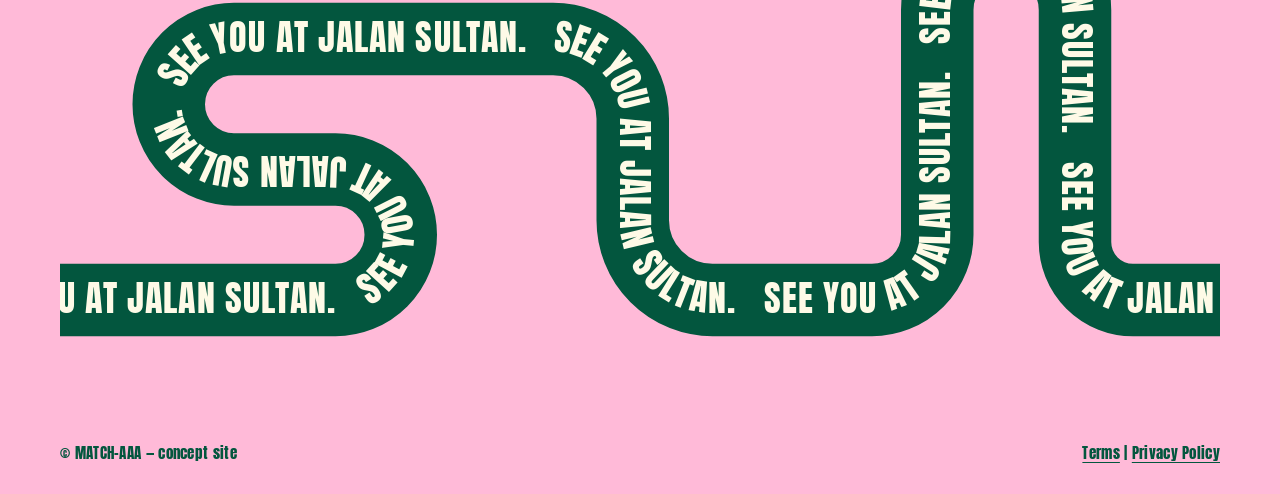
<file: legal/privacy.html>
<!DOCTYPE html>
<html lang="en">
<head>
<meta charset="UTF-8">
<meta name="viewport" content="width=device-width, initial-scale=1.0">
<title>Privacy Policy — MATCH-AAA</title>
<meta name="description" content="Privacy Policy for the MATCH-AAA concept site.">
<link rel="icon" href="../assets/img/favicon.png">
<link rel="preconnect" href="https://fonts.googleapis.com">
<link rel="preconnect" href="https://fonts.gstatic.com" crossorigin>
<link rel="stylesheet" href="https://fonts.googleapis.com/css2?family=Anton&family=Anton+SC&family=Shrikhand&display=swap">
<link rel="stylesheet" href="../css/style.css?v=12">
</head>
<body>
<header class="nav" id="nav">
  <a class="nav-logo" href="../index.html#landing">MATCH-AAA</a>
  <nav class="nav-pill">
    <span class="nav-links">
      <a class="rolo" href="../index.html#about"><span class="rolo-inner"><span class="face a">About Us</span><span class="face b">About Us</span></span></a>
      <a class="rolo" href="../index.html#menu-section"><span class="rolo-inner"><span class="face a">Menu</span><span class="face b">Menu</span></span></a>
      <a class="rolo" href="../index.html#community"><span class="rolo-inner"><span class="face a">Community</span><span class="face b">Community</span></span></a>
    </span>
    <span class="nav-status"><span class="dot"><span class="dot-glow"></span></span></span>
  </nav>
</header>
<a class="order-pill" href="../index.html#menu-section"><span class="dot"><span class="dot-glow"></span></span>Open For Orders</a>

<section class="sub-panel panel green">
  <div class="sub-hero">
    <h1 class="giant-sm split-mask" data-split-dur="1.2">PRIVACY POLICY</h1>
  </div>
  <div class="article-wrap"><div class="article-body legal-body">
<h2>What we collect</h2>
<p>Nothing. This concept site has no forms, no analytics, no cookies and no tracking of any kind.</p>
<h2>Third parties</h2>
<p>Fonts are loaded from Google Fonts, which may log standard request data such as your IP address when the font files are fetched.</p>
<h2>Changes</h2>
<p>If this concept becomes a real project, this page will be replaced with a full policy before anything is collected.</p>
<h2>Contact</h2>
<p>Questions can be sent to hello@match-aaa.cafe.</p>
</div></div>
</section>

<footer class="footer" id="footer">
  <div class="foot-top">
    <a class="foot-mail split-mask" data-split-dur="1.1" href="mailto:hello@match-aaa.cafe">hello@match-aaa.cafe</a>
    <nav class="foot-links">
      <a class="rolo g" href="../index.html#landing"><span class="rolo-inner"><span class="face a">Home</span><span class="face b">Home</span></span></a>
      <a class="rolo g" href="../index.html#about"><span class="rolo-inner"><span class="face a">About</span><span class="face b">About</span></span></a>
      <a class="rolo g" href="../index.html#menu-section"><span class="rolo-inner"><span class="face a">Menu</span><span class="face b">Menu</span></span></a>
      <a class="rolo g" href="../articles/index.html"><span class="rolo-inner"><span class="face a">Blogs</span><span class="face b">Blogs</span></span></a>
    </nav>
  </div>
  <svg class="snake foot-snake" viewBox="0 0 1600 800" preserveAspectRatio="xMidYMid meet" aria-hidden="true">
    <path id="snakePathB" class="snake-ribbon green" d="M -100 640 L 380 640 A 90 90 0 0 0 380 460 L 240 460 A 90 90 0 0 1 240 280 L 680 280 A 110 110 0 0 1 790 390 L 790 530 A 110 110 0 0 0 900 640 L 1120 640 A 90 90 0 0 0 1210 550 L 1210 240 A 95 95 0 0 1 1400 240 L 1400 560 A 80 80 0 0 0 1480 640 L 1700 640" fill="none"/>
    <text class="snake-text cream" dy="18"><textPath id="snakeTextB" href="#snakePathB" startOffset="0%"></textPath></text>
  </svg>
  <div class="foot-legal">
    <span>© MATCH-AAA — concept site</span>
    <span class="foot-legal-links"><a href="../legal/terms.html">Terms</a> | <a href="../legal/privacy.html">Privacy Policy</a></span>
  </div>
</footer>
<div class="cursor" id="cursor"><span id="cursorLabel"></span></div>
<script src="../js/lenis.min.js?v=12" defer></script>
<script src="../js/main.js?v=12" defer></script>
</body>
</html>
</file>
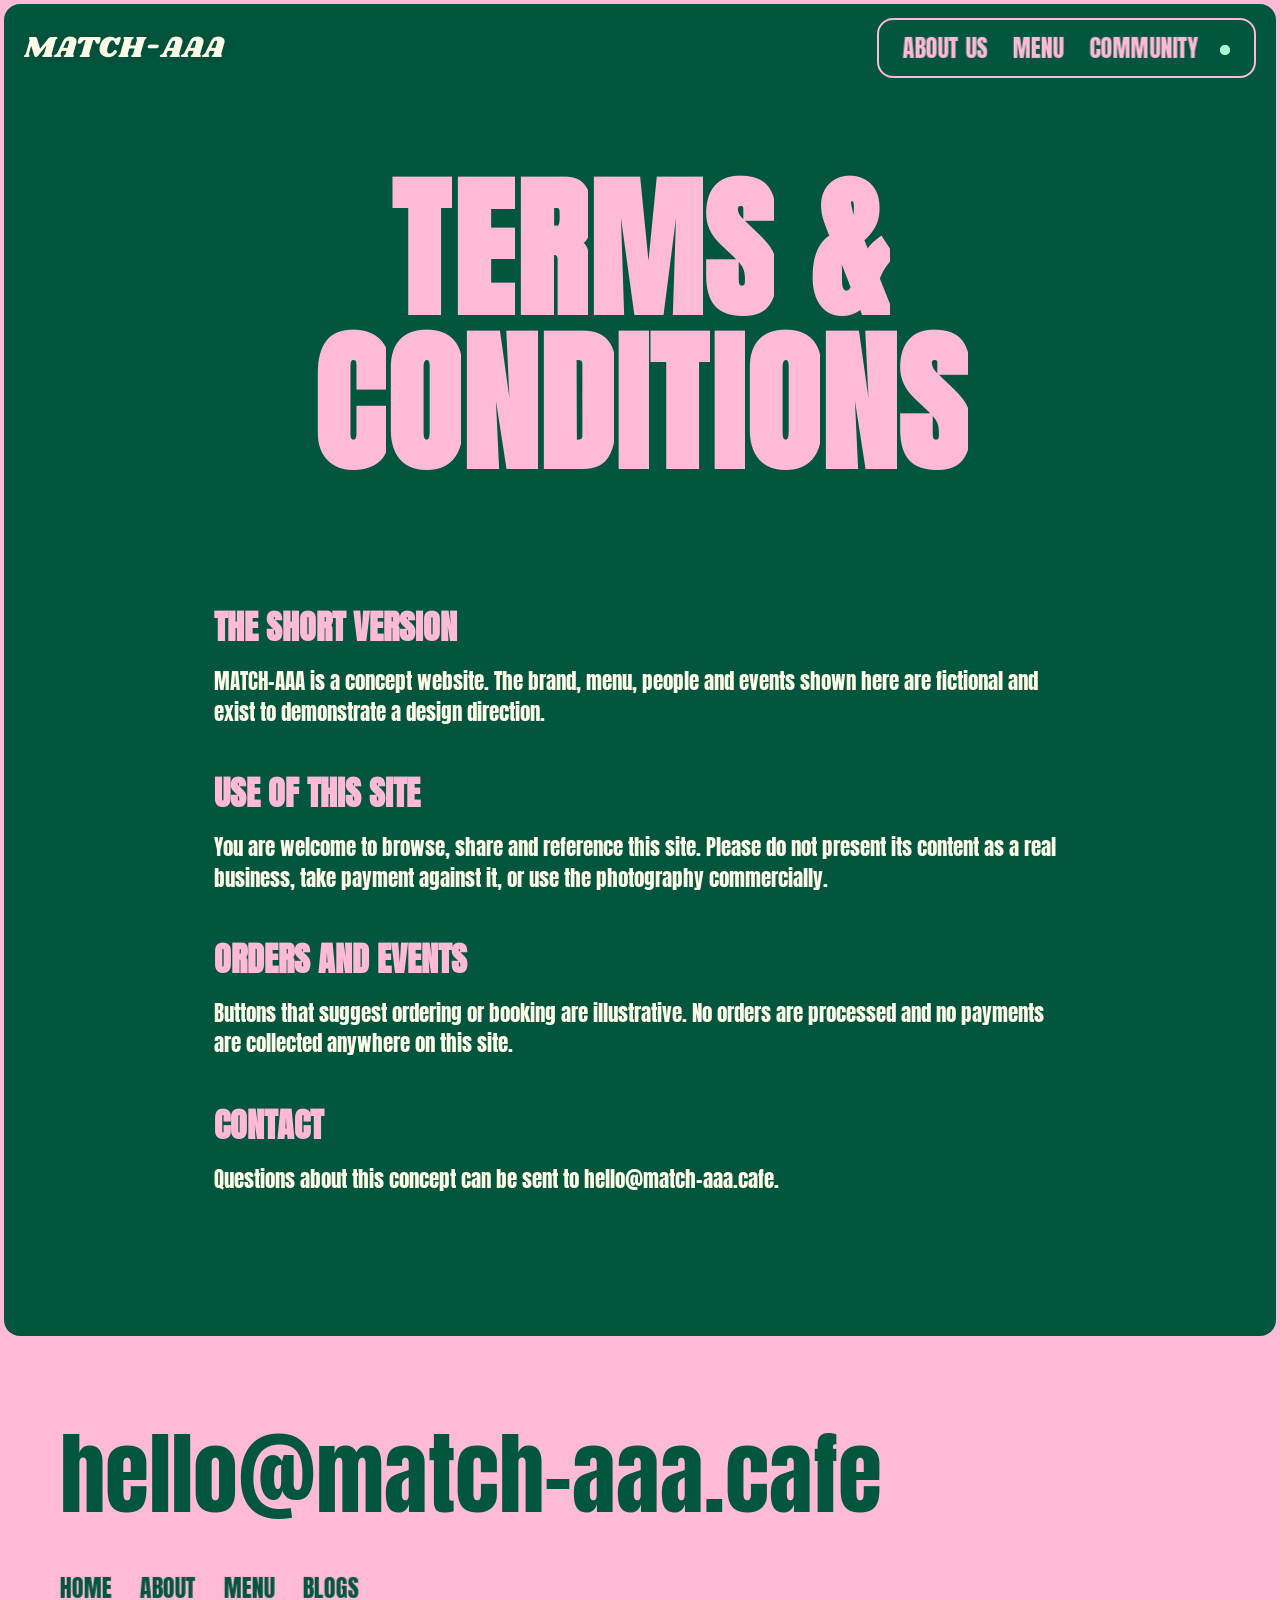
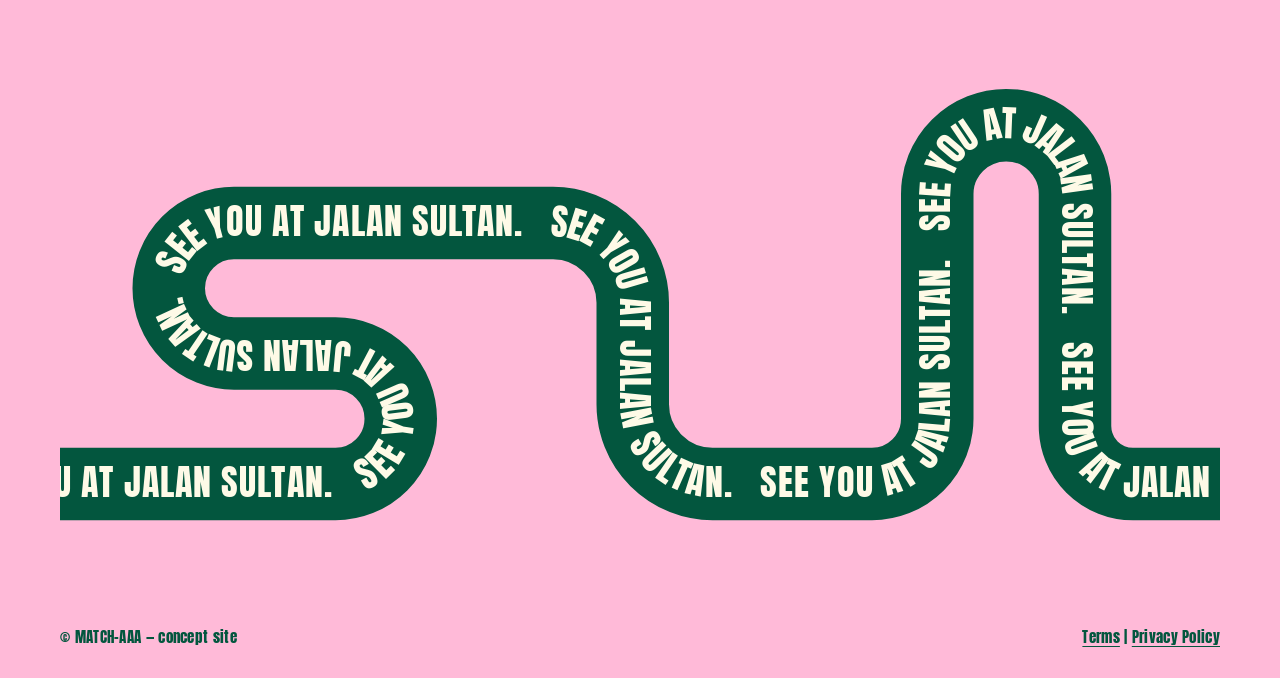
<file: legal/terms.html>
<!DOCTYPE html>
<html lang="en">
<head>
<meta charset="UTF-8">
<meta name="viewport" content="width=device-width, initial-scale=1.0">
<title>Terms & Conditions — MATCH-AAA</title>
<meta name="description" content="Terms & Conditions for the MATCH-AAA concept site.">
<link rel="icon" href="../assets/img/favicon.png">
<link rel="preconnect" href="https://fonts.googleapis.com">
<link rel="preconnect" href="https://fonts.gstatic.com" crossorigin>
<link rel="stylesheet" href="https://fonts.googleapis.com/css2?family=Anton&family=Anton+SC&family=Shrikhand&display=swap">
<link rel="stylesheet" href="../css/style.css?v=12">
</head>
<body>
<header class="nav" id="nav">
  <a class="nav-logo" href="../index.html#landing">MATCH-AAA</a>
  <nav class="nav-pill">
    <span class="nav-links">
      <a class="rolo" href="../index.html#about"><span class="rolo-inner"><span class="face a">About Us</span><span class="face b">About Us</span></span></a>
      <a class="rolo" href="../index.html#menu-section"><span class="rolo-inner"><span class="face a">Menu</span><span class="face b">Menu</span></span></a>
      <a class="rolo" href="../index.html#community"><span class="rolo-inner"><span class="face a">Community</span><span class="face b">Community</span></span></a>
    </span>
    <span class="nav-status"><span class="dot"><span class="dot-glow"></span></span></span>
  </nav>
</header>
<a class="order-pill" href="../index.html#menu-section"><span class="dot"><span class="dot-glow"></span></span>Open For Orders</a>

<section class="sub-panel panel green">
  <div class="sub-hero">
    <h1 class="giant-sm split-mask" data-split-dur="1.2">TERMS & CONDITIONS</h1>
  </div>
  <div class="article-wrap"><div class="article-body legal-body">
<h2>The short version</h2>
<p>MATCH-AAA is a concept website. The brand, menu, people and events shown here are fictional and exist to demonstrate a design direction.</p>
<h2>Use of this site</h2>
<p>You are welcome to browse, share and reference this site. Please do not present its content as a real business, take payment against it, or use the photography commercially.</p>
<h2>Orders and events</h2>
<p>Buttons that suggest ordering or booking are illustrative. No orders are processed and no payments are collected anywhere on this site.</p>
<h2>Contact</h2>
<p>Questions about this concept can be sent to hello@match-aaa.cafe.</p>
</div></div>
</section>

<footer class="footer" id="footer">
  <div class="foot-top">
    <a class="foot-mail split-mask" data-split-dur="1.1" href="mailto:hello@match-aaa.cafe">hello@match-aaa.cafe</a>
    <nav class="foot-links">
      <a class="rolo g" href="../index.html#landing"><span class="rolo-inner"><span class="face a">Home</span><span class="face b">Home</span></span></a>
      <a class="rolo g" href="../index.html#about"><span class="rolo-inner"><span class="face a">About</span><span class="face b">About</span></span></a>
      <a class="rolo g" href="../index.html#menu-section"><span class="rolo-inner"><span class="face a">Menu</span><span class="face b">Menu</span></span></a>
      <a class="rolo g" href="../articles/index.html"><span class="rolo-inner"><span class="face a">Blogs</span><span class="face b">Blogs</span></span></a>
    </nav>
  </div>
  <svg class="snake foot-snake" viewBox="0 0 1600 800" preserveAspectRatio="xMidYMid meet" aria-hidden="true">
    <path id="snakePathB" class="snake-ribbon green" d="M -100 640 L 380 640 A 90 90 0 0 0 380 460 L 240 460 A 90 90 0 0 1 240 280 L 680 280 A 110 110 0 0 1 790 390 L 790 530 A 110 110 0 0 0 900 640 L 1120 640 A 90 90 0 0 0 1210 550 L 1210 240 A 95 95 0 0 1 1400 240 L 1400 560 A 80 80 0 0 0 1480 640 L 1700 640" fill="none"/>
    <text class="snake-text cream" dy="18"><textPath id="snakeTextB" href="#snakePathB" startOffset="0%"></textPath></text>
  </svg>
  <div class="foot-legal">
    <span>© MATCH-AAA — concept site</span>
    <span class="foot-legal-links"><a href="../legal/terms.html">Terms</a> | <a href="../legal/privacy.html">Privacy Policy</a></span>
  </div>
</footer>
<div class="cursor" id="cursor"><span id="cursorLabel"></span></div>
<script src="../js/lenis.min.js?v=12" defer></script>
<script src="../js/main.js?v=12" defer></script>
</body>
</html>
</file>
<file: css/style.css>
/* ============================================================
   LEPAK — Matcha Bar, Chinatown KL
   Original implementation inspired by brutalist matcha-bar
   interaction patterns. Vanilla CSS, three breakpoints:
   desktop ≥1440 / tablet 810–1439 / phone ≤809
   ============================================================ */

:root{
  --pink:#ffbad8;
  --green:#03563e;
  --cream:#fefae7;
  --mint:#abffd4;
  --ink:#121212;
  --r:16px;
  --gut:4px;
  --anton:"Anton",Impact,sans-serif;
  --antonsc:"Anton SC",Impact,sans-serif;
  --disp:"Shrikhand",Georgia,serif;
  --ease-io:cubic-bezier(.44,0,.56,1);
  --ease-out:cubic-bezier(.16,1,.3,1);
  --ease-back:cubic-bezier(.34,1.56,.64,1);
}

*{box-sizing:border-box;margin:0;padding:0}
html{scroll-behavior:auto}
html.lenis{height:auto}
.lenis.lenis-smooth{scroll-behavior:auto!important}
.lenis.lenis-stopped{overflow:hidden}

body{
  background:var(--pink);
  color:var(--ink);
  font-family:var(--anton);
  overflow-x:hidden;
}
img{max-width:100%;display:block}
a{color:inherit;text-decoration:none}
::selection{background:var(--green);color:var(--pink)}

/* panels float on the pink ground with a 4px gutter */
.panel{border-radius:var(--r);margin:var(--gut);position:relative;overflow:hidden}
.panel.green{background:var(--green);color:var(--cream)}
.panel.cream{background:var(--cream);color:var(--green)}
.panel-flush{border-radius:var(--r);margin:var(--gut);position:relative;overflow:hidden}

section{scroll-margin-top:80px}

/* ---------------- split text ---------------- */
.split-mask .w{display:inline-flex;white-space:nowrap}
.split-mask .m{display:inline-flex;overflow:hidden;padding-bottom:.22em;margin-bottom:-.22em}
.split-mask .c{display:inline-block;transform:translateY(115%) rotate(4deg);will-change:transform}
.split-mask.play .c{transform:translateY(0) rotate(0);transition:transform var(--sd,.7s) var(--ease-out);transition-delay:var(--d,0s)}
.split-pop .w{display:inline-block;white-space:nowrap}
.split-pop .c{display:inline-block;transform:scale(0) rotateY(10deg);will-change:transform}
.split-pop.play .c{transform:scale(1) rotateY(0);transition:transform .9s var(--ease-back);transition-delay:var(--d,0s)}

/* ---------------- reveals ---------------- */
[data-reveal]{opacity:0;will-change:transform,opacity}
[data-reveal="rise"]{transform:translateY(60px)}
[data-reveal="card-l"]{transform:rotate(-30deg) scale(.7)}
[data-reveal="card-r"]{transform:rotate(30deg) scale(.7)}
[data-reveal].in{opacity:1;transform:none;transition:transform .8s var(--ease-back),opacity .5s ease}

/* ---------------- nav ---------------- */
.nav{
  position:fixed;top:10px;left:0;right:0;z-index:50;
  display:flex;align-items:center;justify-content:space-between;
  padding:8px 24px;pointer-events:none;
}
.nav-logo{
  font-family:var(--disp);font-size:30px;color:var(--cream);
  pointer-events:auto;line-height:1;text-shadow:0 2px 14px rgba(0,0,0,.18);
}
.nav-pill{
  pointer-events:auto;display:flex;align-items:center;gap:22px;
  background:var(--green);border:2px solid var(--pink);border-radius:var(--r);
  padding:16px 24px;transition:transform .4s var(--ease-back),opacity .35s ease;
}
.nav-links{display:flex;gap:26px}
body.nav-hidden .nav-pill,body.nav-hidden .nav-logo{opacity:0;transform:translateY(-16px);pointer-events:none;transition:transform .35s var(--ease-io),opacity .3s ease}
.nav-logo{transition:transform .35s var(--ease-io),opacity .3s ease}

/* rolodex link */
.rolo{display:block;height:24px;perspective:1200px;font-size:24px;line-height:24px;color:var(--pink);text-transform:uppercase}
.rolo .rolo-inner{position:relative;display:block;height:24px;transform-style:preserve-3d;transition:transform .4s var(--ease-back)}
.rolo .face{display:block;height:24px;backface-visibility:hidden}
.rolo .face.a{transform:translateZ(12px)}
.rolo .face.b{position:absolute;inset:0;transform:rotateX(90deg) translateZ(12px)}
.rolo:hover .rolo-inner{transform:rotateX(-90deg)}
.rolo.g{color:var(--green)}

.nav-status .dot,.order-pill .dot{position:relative;width:10px;height:10px;border-radius:50%;background:var(--mint);display:inline-block}
.dot-glow{position:absolute;inset:0;border-radius:50%;background:var(--mint);animation:pulse 2s ease-out infinite}
@keyframes pulse{0%{transform:scale(1);opacity:.9}100%{transform:scale(3);opacity:0}}

.order-pill{
  position:fixed;top:18px;left:50%;transform:translate(-50%,-24px);z-index:49;
  display:flex;align-items:center;gap:10px;
  background:var(--green);color:var(--pink);border:2px solid var(--pink);
  border-radius:99px;padding:12px 22px;font-size:20px;text-transform:uppercase;
  opacity:0;pointer-events:none;
  transition:transform .4s var(--ease-back),opacity .3s ease;
}
body.nav-hidden .order-pill{opacity:1;transform:translate(-50%,0);pointer-events:auto}

/* ---------------- hero ---------------- */
.hero{height:calc(100vh - 8px);min-height:620px;background:var(--green)}
.hero-backdrop{
  position:absolute;inset:0;background-size:cover;background-position:center;
  filter:blur(28px);transform:scale(1.1);z-index:0;pointer-events:none;
  transition:opacity .5s ease;
}
.hero-canvas{position:absolute;inset:0;width:100%;height:100%;z-index:1}
.hero-content{position:absolute;inset:0;z-index:3;display:flex;flex-direction:column;align-items:center;justify-content:center;pointer-events:none;padding-bottom:10vh}
.hero-logo{
  font-family:var(--disp);font-weight:400;font-size:min(13vw,190px);line-height:.98;
  color:var(--pink);text-align:center;
}
.hero-tag{
  font-size:clamp(26px,4vw,56px);line-height:1.05;color:var(--cream);
  text-align:center;text-transform:uppercase;max-width:20ch;margin-top:14px;
  text-shadow:0 2px 24px rgba(0,0,0,.15);
}
.hero-thumbs{
  position:absolute;left:0;right:0;bottom:56px;z-index:10;
  display:flex;align-items:center;justify-content:center;gap:12px;
}
.thumb{
  width:100px;height:100px;flex:0 0 auto;border-radius:16px;border:0;padding:0;cursor:pointer;
  background-size:cover;background-position:center;
  filter:grayscale(.7);outline:2px solid transparent;outline-offset:2px;
  box-shadow:0 20px 50px rgba(0,0,0,.5);
  transition:width .45s var(--ease-back),height .45s var(--ease-back),filter .25s ease,outline-color .3s ease,margin .45s var(--ease-back);
  position:relative;opacity:0;transform:translateY(18px) scale(.93);
}
.thumb.enter{opacity:1;transform:none;transition:opacity .4s ease,transform .5s var(--ease-back),width .45s var(--ease-back),height .45s var(--ease-back),filter .25s ease,outline-color .3s ease,margin .45s var(--ease-back)}
.thumb.active{width:120px;height:120px;filter:grayscale(0);outline-color:rgba(255,255,255,.75);margin:0 12px}
.thumb .tprog{position:absolute;left:50%;bottom:14px;transform:translateX(-50%);width:70%;height:2px;border-radius:4px;background:rgba(254,250,231,.35);overflow:hidden;opacity:0}
.thumb.active .tprog{opacity:1}
.thumb .tprog i{display:block;height:100%;width:0;background:var(--pink)}
.hero-meta{position:absolute;left:0;right:0;bottom:0;z-index:11;display:flex;justify-content:space-between;align-items:flex-end;padding:0 60px 22px;pointer-events:none}
.hero-clock{display:flex;gap:8px;color:var(--cream);font-size:15px;letter-spacing:.02em;text-transform:uppercase;font-variant-numeric:tabular-nums}
.hero-scroll{display:flex;flex-direction:column;align-items:center;gap:6px;color:var(--cream);font-size:13px;text-transform:uppercase}
.hero-scroll .bar{width:2px;height:26px;background:var(--cream);animation:scrollbar 1.6s var(--ease-io) infinite}
@keyframes scrollbar{0%{transform:scaleY(.2);transform-origin:top}45%{transform:scaleY(1);transform-origin:top}55%{transform:scaleY(1);transform-origin:bottom}100%{transform:scaleY(.2);transform-origin:bottom}}

/* ---------------- about ---------------- */
.about{padding:170px 60px;display:flex;justify-content:center}
.about-statement{
  font-size:clamp(34px,5vw,72px);line-height:1.05;color:var(--green);
  text-align:center;text-transform:uppercase;max-width:24ch;
}

/* ---------------- specials ---------------- */
.specials{height:170vh;overflow:visible}   /* overflow:hidden here would kill the sticky stage */
/* one sticky stage holds BOTH the giant text and the drink ring, so the whole
   composition stays locked dead-centre while the section scrolls through */
.specials-stage{position:sticky;top:0;height:100vh;overflow:hidden;border-radius:var(--r);display:flex;align-items:center;justify-content:center}
.specials .giant{position:relative;z-index:1}
.specials .arc-stage{z-index:2}   /* drinks ride OVER the giant text */
.giant{
  font-family:var(--anton);font-weight:400;color:var(--pink);
  font-size:clamp(96px,22vw,320px);line-height:1;text-transform:uppercase;text-align:center;
}
.specials{cursor:grab;touch-action:pan-y}
.specials:active{cursor:grabbing}
.arc-stage{position:absolute;inset:0;pointer-events:none}
.arc-item{position:absolute;left:0;top:0;will-change:transform}
.arc-item img{height:310px;width:auto;margin:0 auto;filter:drop-shadow(0 30px 40px rgba(0,0,0,.35))}
.arc-item figcaption{
  margin-top:10px;text-align:center;color:var(--cream);font-size:22px;letter-spacing:.02em;
  text-transform:uppercase;transform:rotate(var(--capr,-6deg));
}

/* ---------------- menu ---------------- */
.menu{padding:140px 60px}
.menu-grid{display:grid;grid-template-columns:1.4fr .8fr;gap:80px;max-width:1500px;margin:0 auto;align-items:center}
.menu-list{list-style:none}
.menu-list li{
  display:flex;justify-content:space-between;align-items:baseline;gap:30px;
  padding:14px 0;color:var(--pink);
}
.menu-list li span{font-size:clamp(34px,4.6vw,68px);line-height:1.02;text-transform:uppercase;transition:color .4s var(--ease-io)}
.menu-list li:hover span{color:var(--green)}
.menu-list li em{font-style:normal;font-size:24px;color:var(--pink)}
.menu-photo{border-radius:var(--r);overflow:hidden;aspect-ratio:4/5}
.menu-photo img{width:100%;height:100%;object-fit:cover;transition:opacity .22s ease}

/* ---------------- filler / snake ---------------- */
.filler{height:100vh;min-height:560px}
.filler-img{position:absolute;inset:0;width:100%;height:100%;object-fit:cover}
.snake{position:absolute;inset:0;width:100%;height:100%}
.snake-ribbon.pink{stroke:var(--pink);stroke-width:100;stroke-linecap:square;stroke-linejoin:round}
.snake-ribbon.green{stroke:var(--green);stroke-width:100;stroke-linecap:square;stroke-linejoin:round}
.snake-text{font-family:var(--anton);font-size:50px;letter-spacing:.03em;text-transform:uppercase}
.snake-text.green{fill:var(--green)}
.snake-text.cream{fill:var(--cream)}

/* ---------------- reviews ---------------- */
.reviews{position:relative;background:var(--green);border-radius:var(--r);margin:var(--gut);padding-bottom:16vh}
.reviews-stage{position:sticky;top:0;height:100vh;display:flex;align-items:center;justify-content:center;overflow:hidden}
.whisk-canvas{position:absolute;inset:0;width:100%;height:100%;z-index:2;pointer-events:none}
.reviews-cards{
  position:relative;z-index:4;display:grid;grid-template-columns:1fr 1fr;
  gap:60px 120px;padding:0 90px 160px;margin-top:-20vh;
}
.rev-card{
  background:var(--cream);border-radius:var(--r);padding:26px 30px 30px;max-width:430px;
  box-shadow:0 30px 60px rgba(0,0,0,.25);
}
.rev-card:nth-child(odd){justify-self:start;rotate:-3deg}
.rev-card:nth-child(even){justify-self:end;rotate:2.5deg;margin-top:120px}
.rev-ava{width:110px;height:110px;margin-bottom:16px}
.rev-ava.star{clip-path:polygon(50% 0%,57% 12%,68% 4%,70% 18%,83% 15%,80% 29%,94% 31%,86% 42%,98% 50%,86% 58%,94% 69%,80% 71%,83% 85%,70% 82%,68% 96%,57% 88%,50% 100%,43% 88%,32% 96%,30% 82%,17% 85%,20% 71%,6% 69%,14% 58%,2% 50%,14% 42%,6% 31%,20% 29%,17% 15%,30% 18%,32% 4%,43% 12%)}
.rev-ava img{width:100%;height:100%;object-fit:cover}
.rev-card h3{color:var(--green);font-size:34px;text-transform:uppercase;margin-bottom:8px}
.rev-card p{font-family:var(--anton);font-size:21px;line-height:1.25;color:var(--pink);-webkit-text-stroke:.2px var(--pink)}

/* ---------------- team ---------------- */
.team{padding:150px 0 120px;text-align:center}
.titletag{display:inline-flex;align-items:center;gap:8px;margin-bottom:26px}
.tt-dot{width:14px;height:14px;border-radius:50%;background:var(--green)}
.tt-dot.pink{background:var(--pink)}
.titletag h5{font-size:26px;letter-spacing:.02em;color:var(--cream);text-transform:uppercase}
.team .titletag h5{color:var(--cream)}
.team-statement{
  font-size:clamp(30px,3.4vw,52px);line-height:1.08;color:var(--green);
  text-transform:uppercase;max-width:30ch;margin:0 auto 70px;padding:0 24px;
}
.rail{overflow:hidden;-webkit-mask:linear-gradient(90deg,transparent 0,#000 12%,#000 88%,transparent 100%);mask:linear-gradient(90deg,transparent 0,#000 12%,#000 88%,transparent 100%);cursor:grab}
.rail:active{cursor:grabbing}
.track{display:flex;gap:32px;width:max-content;will-change:transform;padding:6px 0}
.team-card{position:relative;width:360px;height:460px;border-radius:var(--r);overflow:hidden;flex:0 0 auto}
.team-card img{width:100%;height:100%;object-fit:cover;transition:transform .6s var(--ease-out)}
.team-card:hover img{transform:scale(1.06)}
.team-card figcaption{position:absolute;left:20px;bottom:16px;text-align:left;color:var(--pink)}
.team-card figcaption b{display:block;font-family:var(--anton);font-weight:400;font-size:44px;line-height:1;text-shadow:0 2px 16px rgba(0,0,0,.35)}
.team-card figcaption span{font-size:15px;color:var(--cream);letter-spacing:.04em}

/* ---------------- merch (linear tee slider: scroll + drag) ---------------- */
.merch{height:230vh;overflow:visible}  /* sticky stage needs a non-clipping section */
.merch-stage{position:sticky;top:0;height:100vh;overflow:hidden;cursor:grab;touch-action:pan-y}
.merch-stage:active{cursor:grabbing}
.merch-stage .giant{position:absolute;top:50%;left:50%;transform:translate(-50%,-62%);width:100%}
.merch-rail{position:absolute;inset:0}
.merch-item{position:absolute;left:0;top:0;width:min(460px,80vw);text-align:center;will-change:transform}
.merch-item img{height:330px;width:auto;margin:0 auto;filter:drop-shadow(0 26px 36px rgba(0,0,0,.3));pointer-events:none}
.merch-item h3{font-family:var(--antonsc);font-size:clamp(26px,2.6vw,40px);color:var(--pink);text-transform:uppercase;margin-top:10px}
.merch-item p{font-size:16px;line-height:1.3;color:var(--cream);max-width:42ch;margin:10px auto 16px}
.pill-btn{
  display:inline-block;border:2px solid var(--pink);border-radius:14px;color:var(--pink);
  font-size:clamp(22px,2vw,32px);padding:10px 26px;text-transform:lowercase;
  transition:background .3s ease,color .3s ease,transform .3s var(--ease-back);
}
.pill-btn:hover{background:var(--pink);color:var(--green);transform:scale(1.04)}


/* ---------------- community ---------------- */
.community{padding:150px 0 130px;text-align:center}
.community .titletag h5{color:var(--green)}
.community-statement{
  font-size:clamp(30px,3.4vw,52px);line-height:1.08;color:var(--green);
  text-transform:uppercase;max-width:34ch;margin:0 auto 70px;padding:0 24px;
}
.com-card{
  width:380px;flex:0 0 auto;background:var(--pink);border-radius:var(--r);
  padding:14px 18px 26px;text-align:left;color:var(--green);
}
.com-card img{width:100%;aspect-ratio:1.15/1;object-fit:cover;border-radius:12px;margin-bottom:16px}
.com-card small{font-size:14px;letter-spacing:.06em;text-transform:uppercase}
.com-card h4{font-size:34px;line-height:1.02;text-transform:uppercase;margin:8px 0 10px}
.com-card p{font-family:var(--anton);font-size:16.5px;line-height:1.3;opacity:.85}

/* ---------------- location ---------------- */
.location{padding:150px 60px;text-align:center}
.loc-statement{font-size:clamp(34px,4.4vw,68px);line-height:1.06;color:var(--cream);text-transform:uppercase;max-width:26ch;margin:0 auto 50px}
.loc-add p{font-size:26px;color:var(--pink);text-transform:uppercase;line-height:1.25;margin-bottom:26px}

/* ---------------- articles ---------------- */
.articles{padding:140px 60px;text-align:center}
.art-grid{display:grid;grid-template-columns:repeat(3,1fr);gap:30px;max-width:1500px;margin:50px auto 0}
.art-card{
  display:flex;flex-direction:column;justify-content:space-between;gap:34px;
  border:3px solid var(--green);border-radius:var(--r);padding:18px;min-height:420px;
  background:transparent;transition:background .4s var(--ease-io);text-align:left;color:var(--green);
}
.art-card:hover{background:#fff}
.art-thumb{display:block;width:100%;height:240px;border-radius:12px;overflow:hidden}
.art-thumb img{width:100%;height:100%;object-fit:cover}
@media (hover:hover){
  .art-thumb{width:92px;height:92px;transition:width .5s var(--ease-io),height .5s var(--ease-io)}
  .art-card:hover .art-thumb{width:100%;height:240px}
}
.art-body h3{font-family:var(--antonsc);font-size:34px;line-height:1.05;text-transform:uppercase;margin-bottom:12px}
.art-body p{font-size:16px;letter-spacing:.04em}

/* ---------------- gallery: latte art line ---------------- */
.gallery{padding:150px 0 60px;text-align:center;overflow:hidden}
.gallery .titletag h5{color:var(--green)}
.gallery-statement{
  font-size:clamp(30px,3.4vw,52px);line-height:1.08;color:var(--green);
  text-transform:uppercase;max-width:30ch;margin:0 auto 20px;padding:0 24px;
}
.track-wrap{margin-top:10px}
.gal-track{display:block;width:100%;height:auto;aspect-ratio:2/1}
.track-ribbon{stroke:var(--green);stroke-width:96;stroke-linecap:round;stroke-linejoin:round}
.track-ties{stroke:var(--cream);stroke-width:58;stroke-dasharray:10 54;opacity:.28;stroke-linecap:butt}
.track-car-frame{fill:none;stroke:var(--pink);stroke-width:8}
@media (max-width:809px){
  .gallery{padding:100px 0 40px}
}

/* ---------------- faq ---------------- */
.faq{padding:150px 60px;text-align:center}
.faq-statement{font-size:clamp(28px,3vw,44px);line-height:1.1;color:var(--pink);text-transform:uppercase;max-width:34ch;margin:0 auto 60px}
.faq-list{max-width:800px;margin:0 auto;display:flex;flex-direction:column;gap:14px;text-align:left}
.faq-item{border:2px solid var(--cream);border-radius:var(--r);overflow:hidden}
.faq-q{
  width:100%;display:flex;justify-content:space-between;align-items:center;gap:20px;
  background:none;border:0;padding:20px 24px;cursor:pointer;
  font-family:var(--anton);font-size:22px;color:var(--cream);text-align:left;text-transform:uppercase;letter-spacing:.02em;
}
.plus{position:relative;width:18px;height:18px;flex:0 0 auto;transition:transform .35s var(--ease-back)}
.plus::before,.plus::after{content:"";position:absolute;background:var(--pink);border-radius:2px}
.plus::before{left:8px;top:0;width:2.5px;height:18px}
.plus::after{top:8px;left:0;width:18px;height:2.5px}
.faq-item.open .plus{transform:rotate(45deg)}
.faq-a{max-height:0;overflow:hidden;transition:max-height .45s var(--ease-io)}
.faq-a p{padding:0 24px 22px;font-size:19px;line-height:1.35;color:var(--pink);max-width:60ch}

/* ---------------- footer ---------------- */
.footer{padding:90px 60px 30px;position:relative}
.foot-top{display:flex;justify-content:space-between;align-items:flex-start;gap:40px;flex-wrap:wrap}
.foot-mail{font-family:var(--anton);font-size:clamp(44px,7vw,100px);color:var(--green);text-transform:lowercase;line-height:1}
.foot-links{display:flex;gap:28px;padding-top:16px}
.foot-social{display:flex;gap:14px;margin:26px 0 10px}
.foot-social a{width:38px;height:38px;display:grid;place-items:center;color:var(--green);border:2px solid var(--green);border-radius:10px;transition:background .3s,color .3s}
.foot-social a:hover{background:var(--green);color:var(--pink)}
.foot-social svg{width:20px;height:20px}
.foot-snake{position:relative;width:100%;height:auto;aspect-ratio:2/1;margin:20px 0 10px}
.foot-legal{display:flex;justify-content:space-between;gap:20px;flex-wrap:wrap;font-size:15px;color:var(--green);letter-spacing:.02em;padding-top:10px}
.foot-legal a{text-decoration:underline;text-underline-offset:3px}

/* ---------------- cursor ---------------- */
.cursor{
  position:fixed;left:0;top:0;z-index:99;width:22px;height:22px;border-radius:99px;
  background:var(--cream);pointer-events:none;transform:translate(-50%,-50%);
  display:grid;place-items:center;
  transition:width .3s var(--ease-back),height .3s var(--ease-back),border-radius .3s;
  box-shadow:0 4px 18px rgba(0,0,0,.18);
}
@media (pointer:coarse){.cursor{display:none}}

/* ============ TABLET ≤1439 ============ */
@media (max-width:1439px){
  .hero-thumbs .thumb{width:76px;height:76px}
  .hero-thumbs .thumb.active{width:96px;height:96px}
  .reviews-cards{gap:40px 40px;padding:0 40px 140px}
  .rev-card:nth-child(even){margin-top:70px}
  .menu-grid{gap:44px}
  .art-grid{grid-template-columns:repeat(3,1fr);gap:20px}
  .arc-item img{height:250px}
}

/* ============ PHONE ≤809 ============ */
@media (max-width:809px){
  :root{--r:14px}
  .nav{padding:6px 10px}
  .nav-logo{font-size:17px;white-space:nowrap}
  .nav-pill{padding:9px 12px;gap:10px}
  .nav-links{gap:10px}
  .rolo{font-size:13px;height:14px;line-height:14px;white-space:nowrap}
  .rolo .face{height:14px}
  .rolo .face.a{transform:translateZ(7px)}
  .rolo .face.b{transform:rotateX(90deg) translateZ(7px)}
  .order-pill{font-size:13px;padding:8px 14px;white-space:nowrap}

  .hero{min-height:100svh;height:100svh}
  .hero-content{padding-bottom:16vh}
  .hero-logo{font-size:15vw}
  .hero-tag{font-size:24px;max-width:16ch}
  .hero-thumbs{bottom:74px;gap:8px;padding:0 10px}
  .thumb{width:56px;height:56px;border-radius:12px}
  .thumb.active{width:68px;height:68px;margin:0 6px}
  .hero-meta{padding:0 20px 18px}

  .about{padding:110px 24px}
  .specials{height:150vh}
  .arc-item img{height:175px}
  .arc-item figcaption{font-size:15px}

  .menu{padding:90px 24px}
  .menu-grid{grid-template-columns:1fr;gap:40px}
  .menu-list li em{font-size:17px}

  .filler{height:72vh;min-height:420px}
  .snake-text{font-size:50px}

  .reviews-cards{grid-template-columns:1fr;padding:0 18px 110px;gap:30px;margin-top:-30vh}
  .rev-card:nth-child(even){margin-top:0;justify-self:center}
  .rev-card:nth-child(odd){justify-self:center}
  .whisk-canvas{display:none}

  .team{padding:100px 0 90px}
  .team-statement{margin-bottom:44px}
  .team-card{width:260px;height:340px}
  .team-card figcaption b{font-size:32px}

  .merch{height:210vh}
  .merch-item img{height:230px}
  .merch-item h3{font-size:22px}
  .merch-item p{font-size:14px;max-width:34ch}

  .community{padding:100px 0 90px}
  .com-card{width:300px}

  .location{padding:100px 24px}
  .articles{padding:90px 20px}
  .art-grid{grid-template-columns:1fr;gap:16px}
  .art-card{min-height:0;gap:34px}

  .faq{padding:100px 18px}
  .faq-q{font-size:17px;padding:16px 16px}
  .faq-a p{font-size:16px;padding:0 16px 18px}

  .footer{padding:70px 20px 20px}
  .foot-links{gap:16px}
  .foot-snake{aspect-ratio:1.6/1}
  .foot-legal{font-size:12px}
}

/* reduced motion: show everything, kill the theatrics */
@media (prefers-reduced-motion:reduce){
  .split-mask .c,.split-pop .c{transform:none!important;transition:none!important}
  [data-reveal]{opacity:1!important;transform:none!important;transition:none!important}
  .dot-glow,.hero-scroll .bar{animation:none}
  *{scroll-behavior:auto!important}
}

/* ---------------- subpages ---------------- */
.sub-hero{padding:170px 60px 60px;text-align:center}
.sub-hero .giant-sm{font-family:var(--anton);font-size:clamp(60px,12vw,188px);line-height:1;color:var(--pink);text-transform:uppercase}
.sub-hero .sub-desc{font-size:clamp(20px,2vw,30px);color:var(--cream);text-transform:uppercase;max-width:44ch;margin:26px auto 0;line-height:1.25}
.sub-panel{padding-bottom:120px}
.sub-cover{width:calc(100% - 48px);max-width:1500px;margin:40px auto 0;border-radius:var(--r);overflow:hidden;aspect-ratio:16/9}
.sub-cover img{width:100%;height:100%;object-fit:cover}
.article-wrap{max-width:900px;margin:60px auto 0;padding:0 24px;text-align:left;color:var(--cream)}
.article-meta{display:flex;flex-wrap:wrap;gap:20px;font-size:16px;color:var(--pink);text-transform:uppercase;margin-bottom:34px}
.article-body p{font-family:var(--anton);font-size:21px;line-height:1.45;margin-bottom:22px;color:var(--cream)}
.article-body h4{font-family:var(--antonsc);font-size:32px;color:var(--pink);text-transform:uppercase;margin:38px 0 14px}
.article-body ul{margin:0 0 22px 22px}
.article-body li{font-family:var(--anton);font-size:20px;line-height:1.4;margin-bottom:10px}
.more-arts{padding:110px 60px;text-align:center}
.legal-body h2{font-family:var(--antonsc);font-size:34px;color:var(--pink);text-transform:uppercase;margin:40px 0 14px}
@media (max-width:809px){
  .sub-hero{padding:130px 20px 40px}
  .article-wrap{margin-top:40px}
  .more-arts{padding:80px 20px}
}
</file>
